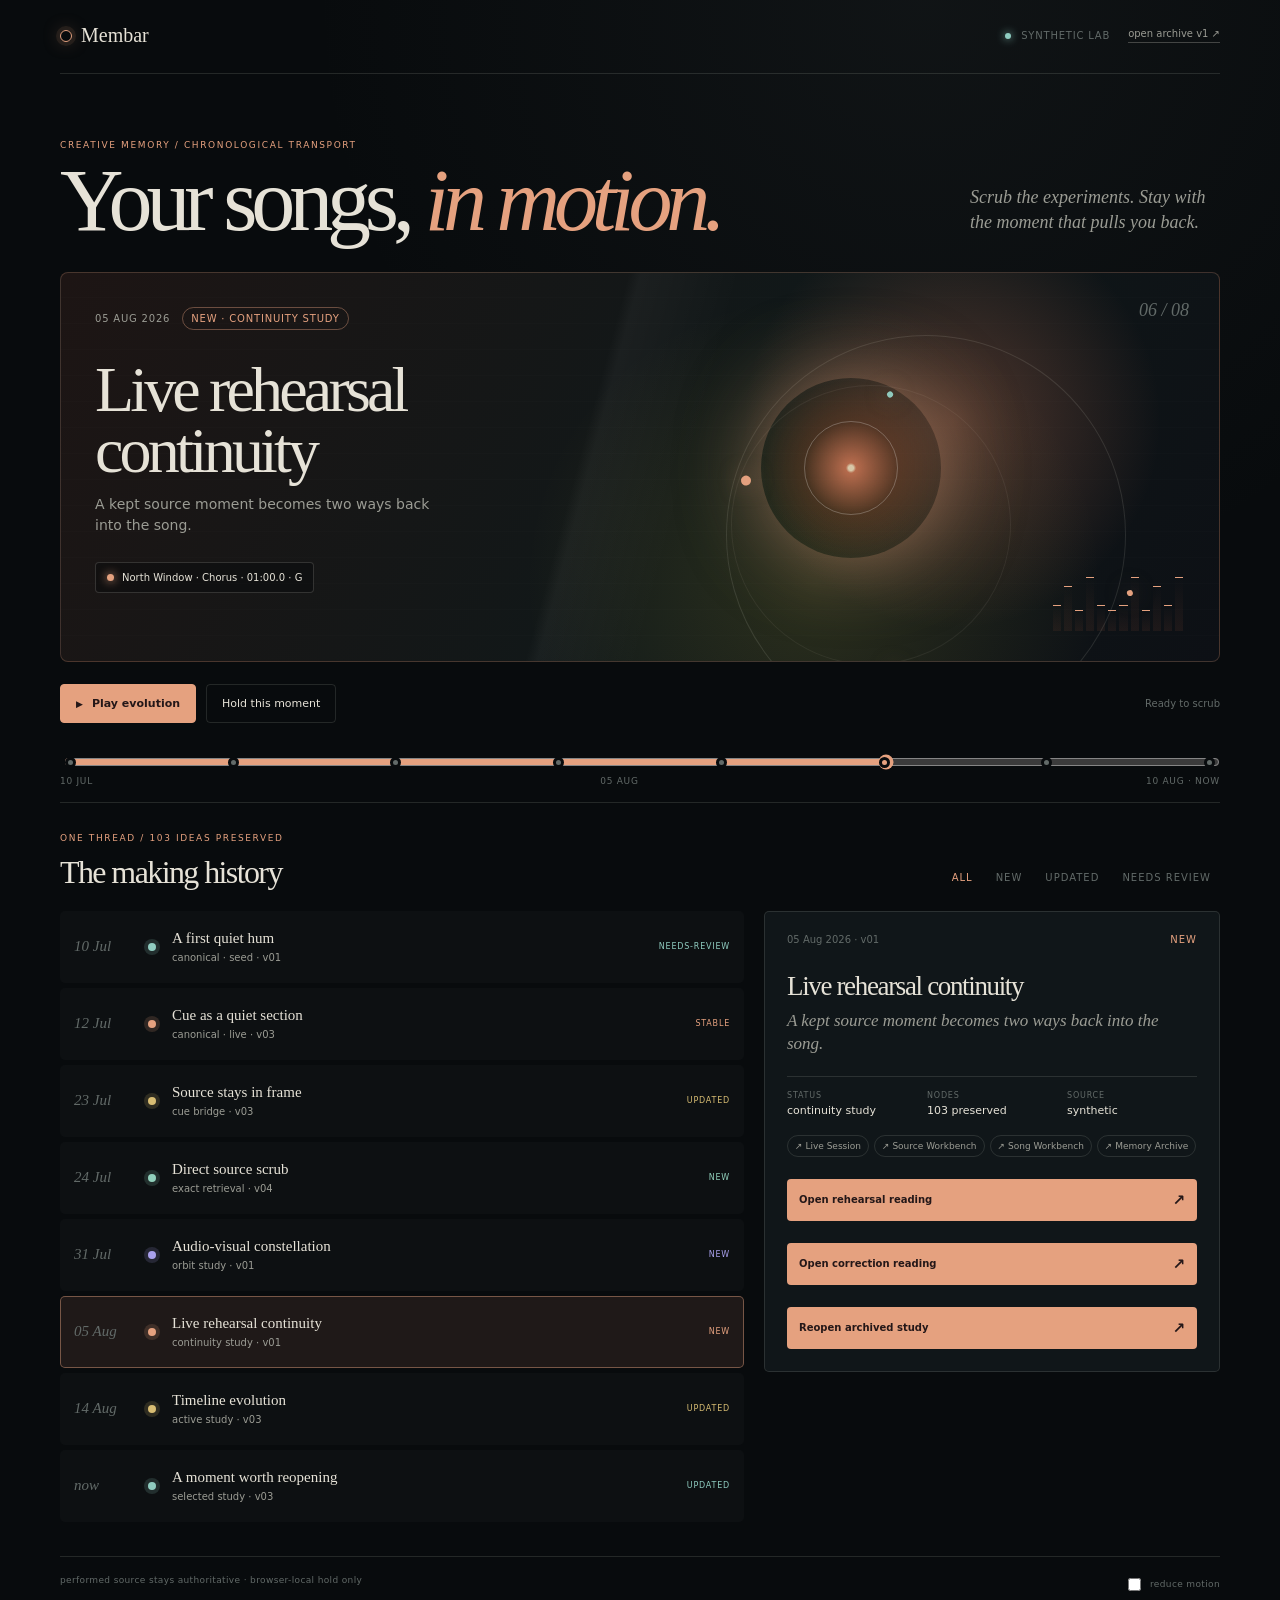
<file: index.html>
<!doctype html>
<html lang="en">
  <head>
    <meta charset="UTF-8" />
    <meta name="viewport" content="width=device-width, initial-scale=1" />
    <meta name="theme-color" content="#080b0d" />
    <title>Membar — Chronological timeline lab</title>
    <link rel="stylesheet" href="timeline-v17.css" /><link rel="stylesheet" href="timeline-mobile-v17.css" />
  </head>
  <body>
    <main class="timeline-app">
      <header class="topbar">
        <a class="wordmark" href="#top" aria-label="Membar timeline home"><span class="mark" aria-hidden="true"></span>Membar</a>
        <div class="topbar-meta"><span class="synthetic"><i></i> synthetic lab</span><a class="archive-link" href="archive/2026-07-31-universe-v1/index.html">open archive v1 ↗</a></div>
      </header>

      <section class="intro" id="top" aria-labelledby="title">
        <div><p class="eyebrow">creative memory / chronological transport</p><h1 id="title">Your songs, <em>in motion.</em></h1></div>
        <p class="intro-note">Scrub the experiments. Stay with the moment that pulls you back.</p>
      </section>

      <section class="world" id="world" data-world="ember" aria-labelledby="worldTitle">
        <div class="world-noise" aria-hidden="true"></div><div class="world-orbit orbit-a" aria-hidden="true"></div><div class="world-orbit orbit-b" aria-hidden="true"></div><div class="world-core" aria-hidden="true"><span></span></div>
        <div class="world-copy"><div class="world-meta"><span id="worldDate">05 Aug 2026</span><span class="world-status" id="worldStatus">NEW · continuity study</span></div><h2 id="worldTitle">Live rehearsal continuity</h2><p id="worldLine">A kept source moment becomes two ways back into the song.</p><div class="source-chip"><span class="source-dot"></span><span id="worldSource">North Window · Chorus · 01:00.0 · G</span></div></div>
        <div class="world-meter" aria-hidden="true"><span></span><span></span><span></span><span></span><span></span><span></span><span></span><span></span><span></span><span></span><span></span><span></span></div>
        <span class="world-index" id="worldIndex">05 / 08</span>
      </section>

      <section class="transport" aria-label="Timeline transport">
        <div class="transport-controls"><button class="play-button" id="playButton" type="button" aria-pressed="false"><span class="play-icon" aria-hidden="true">▶</span><span id="playLabel">Play evolution</span></button><button class="hold-button" id="holdButton" type="button">Hold this moment</button><span class="transport-state" id="transportState" role="status" aria-live="polite">Ready to scrub</span></div>
        <div class="scrub-wrap"><label for="scrubber" class="sr-only">Chronological experiment timeline</label><input id="scrubber" type="range" min="0" max="7" value="4" step="1" /><div class="scrub-ticks" id="scrubTicks" aria-hidden="true"></div></div>
        <div class="scrub-dates"><span>10 Jul</span><span>05 Aug</span><span>10 Aug · now</span></div>
      </section>

      <section class="timeline-body" aria-labelledby="threadTitle">
        <div class="section-heading"><div><p class="eyebrow">one thread / 103 ideas preserved</p><h2 id="threadTitle">The making history</h2></div><div class="filter-buttons" role="group" aria-label="Filter timeline moments"><button class="filter is-active" data-filter="all" type="button">all</button><button class="filter" data-filter="new" type="button">new</button><button class="filter" data-filter="updated" type="button">updated</button><button class="filter" data-filter="needs-review" type="button">needs review</button></div></div>
        <div class="timeline-grid"><div class="moment-list" id="momentList" aria-label="Chronological moment list"></div><aside class="moment-detail" id="momentDetail" aria-live="polite"></aside></div>
      </section>

      <footer class="footer"><span>performed source stays authoritative · browser-local hold only</span><label class="motion-toggle"><input id="motionToggle" type="checkbox" /> reduce motion</label></footer>
    </main>
    <script src="timeline-state-v17.js"></script><script src="timeline-handoff-v17.js"></script><script src="correction-reading-state-v17.js"></script><script src="timeline-v17.js"></script>
  </body>
</html>
</file>
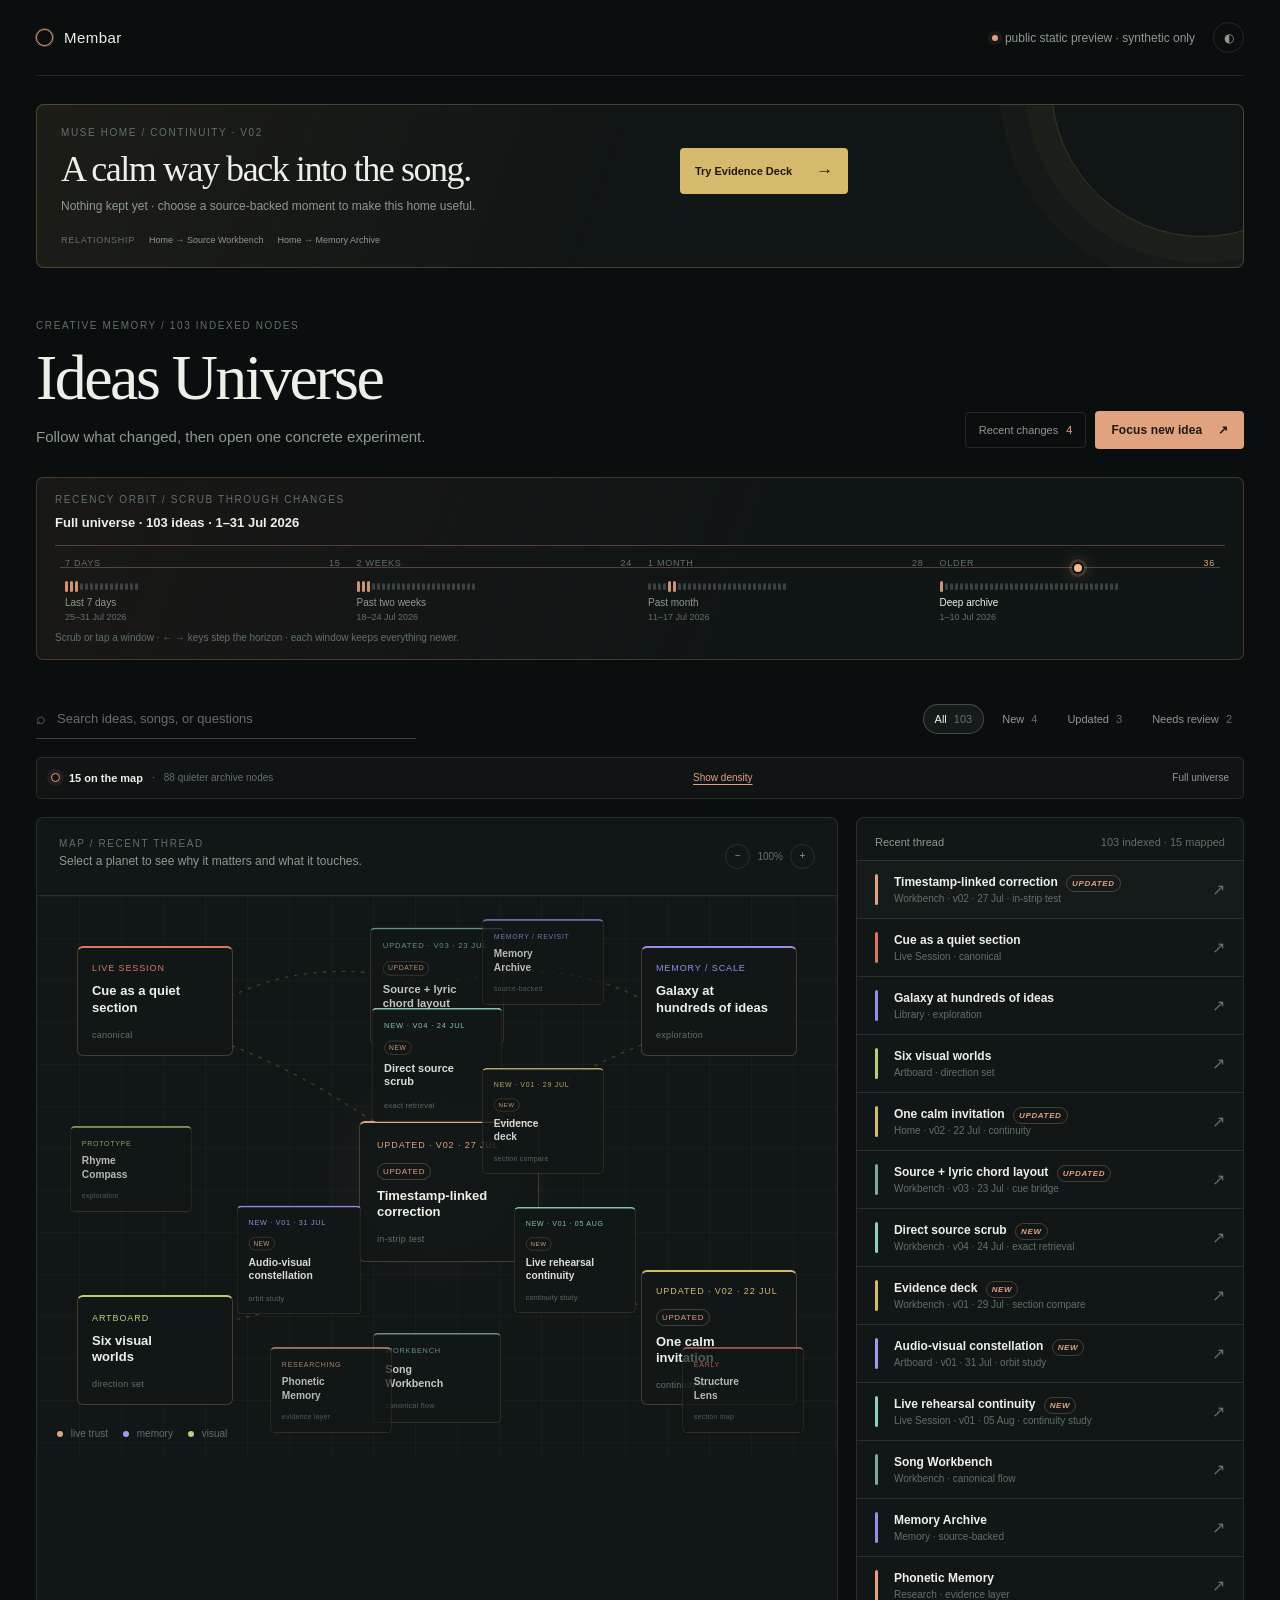
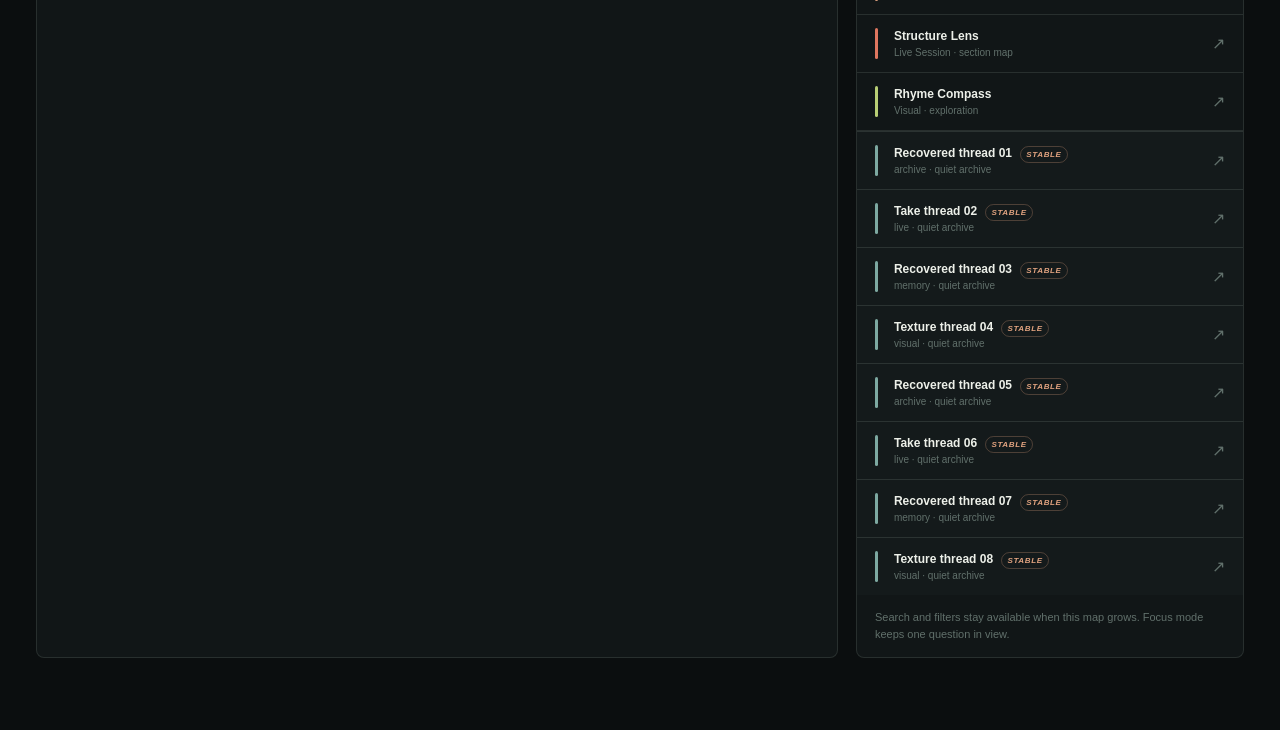
<file: archive/2026-07-31-universe-v1/index.html>
<!doctype html>
<html lang="en">
  <head>
    <meta charset="UTF-8" />
    <meta name="viewport" content="width=device-width, initial-scale=1" />
    <meta name="theme-color" content="#0b0e0f" />
    <title>Membar Ideas Universe — Recency orbit rail shell</title>
    <link rel="stylesheet" href="styles.css" />
    <style>
      .home-strip{display:grid;grid-template-columns:minmax(0,1fr) minmax(360px,.9fr);gap:20px;align-items:center;margin-top:28px;padding:22px 24px;border:1px solid rgba(213,186,110,.28);border-radius:8px;background:linear-gradient(110deg,rgba(213,186,110,.09),rgba(17,22,22,.96) 48%);position:relative;overflow:hidden}.home-strip:after{content:"";position:absolute;width:300px;height:300px;right:-110px;top:-170px;border-radius:50%;border:1px solid rgba(213,186,110,.2);box-shadow:0 0 0 26px rgba(213,186,110,.03),0 0 0 52px rgba(213,186,110,.025);pointer-events:none}.home-strip-copy,.home-strip-action,.home-edges{position:relative;z-index:1}.home-strip h2{font-family:var(--serif);font-size:clamp(24px,3vw,36px);font-weight:400;letter-spacing:-.04em;margin:0 0 7px}.home-strip-note{color:var(--muted);font-size:12px;line-height:1.5;margin:0;max-width:470px}.home-start,.home-resume-button{display:inline-flex;align-items:center;justify-content:space-between;gap:24px;color:#211816;background:#d5ba6e;border-radius:4px;padding:13px 15px;text-decoration:none;font-size:11px;font-weight:650}.home-start span,.home-resume-button span{font-size:17px;font-weight:400}.home-resume{display:grid;grid-template-columns:1fr auto;gap:10px 16px;align-items:center}.home-resume>div{display:grid;gap:4px}.home-resume-label{color:#d5ba6e;font-size:10px;letter-spacing:.12em;text-transform:uppercase}.home-resume strong{font-size:13px;font-weight:600}.home-resume em{font-family:var(--serif);font-size:16px;color:var(--text);font-style:normal}.home-resume small{color:var(--quiet);font-size:9px}.return-chip{grid-column:2;color:#d5ba6e;border:1px solid rgba(213,186,110,.32);border-radius:999px;padding:6px 9px;text-decoration:none;font-size:9px;justify-self:end}.home-edges{grid-column:1/-1;display:flex;gap:14px;align-items:center;color:var(--quiet);font-size:9px;text-transform:uppercase;letter-spacing:.08em}.home-edges strong{color:var(--muted);font-weight:500;text-transform:none;letter-spacing:0}.node-badge,.list-badge{color:var(--coral);border:1px solid rgba(224,162,127,.28);border-radius:999px;padding:3px 5px;font-size:8px;letter-spacing:.08em}.node-badge{display:inline-block;margin-bottom:8px}.list-badge{margin-left:5px}.home-resume-button{white-space:nowrap}
      @media(max-width:720px){.home-strip{display:block;padding:18px 16px}.home-strip-action{margin-top:18px}.home-resume{grid-template-columns:1fr}.home-resume-button{justify-self:start}.return-chip{grid-column:auto;justify-self:start}.home-edges{margin-top:18px;display:grid;gap:6px}.home-edges span{margin-bottom:2px}.home-start{max-width:100%}}
      .node-scrub{left:calc(50% - 78px);top:18%;transform:scale(.84);opacity:.92}.node-scrub:hover{transform:translateY(-3px) scale(.84)}.node-layout{right:27%;top:28%;transform:scale(.78);opacity:.86}.node-layout:hover{transform:translateY(-3px) scale(.78)}.node-constellation{left:23%;bottom:23%;transform:scale(.8);opacity:.9}.node-constellation:hover{transform:translateY(-3px) scale(.8)}.node-continuity{right:23%;bottom:23%;transform:scale(.78);opacity:.92}.node-continuity:hover{transform:translateY(-3px) scale(.78)}
      .route-banner{display:inline-flex;margin-top:17px;border:1px solid rgba(224,162,127,.35);border-radius:999px;padding:8px 11px;color:var(--coral);text-decoration:none;font-size:10px}.route-banner:hover{border-color:var(--coral);background:rgba(224,162,127,.08)}
    </style>
  </head>
  <body>
    <main class="app-shell">
      <header class="topbar">
        <a class="wordmark" href="#universe" aria-label="Back to Membar Ideas Universe"><span class="wordmark-mark" aria-hidden="true"></span><span>Membar</span></a>
        <div class="topbar-meta"><span class="quiet-status"><span class="status-dot"></span> public static preview · synthetic only</span><button class="icon-button" id="themeButton" type="button" aria-label="Toggle contrast">◐</button></div>
      </header>

      <section class="home-strip" id="home" aria-labelledby="home-title">
        <div class="home-strip-copy"><p class="eyebrow">muse home / continuity · v02</p><h2 id="home-title">A calm way back into the song.</h2><p class="home-strip-note" id="homeStatus">Nothing kept yet · choose a source-backed moment to make this home useful.</p></div>
        <div class="home-strip-action" id="homeAction"><a class="home-start" href="source-layout.html">Try Evidence Deck <span>→</span></a></div>
        <div class="home-edges"><span>relationship</span><strong>Home → Source Workbench</strong><strong>Home → Memory Archive</strong></div>
      </section>

      <section class="universe-view" id="universe" aria-labelledby="universe-title">
        <div class="universe-heading">
          <div><p class="eyebrow">creative memory / <span id="universeCount">103</span> indexed nodes</p><h1 id="universe-title">Ideas Universe</h1><p class="lede">Follow what changed, then open one concrete experiment.</p></div>
          <div class="heading-actions"><button class="quiet-action" id="recentButton" type="button">Recent changes <span id="changeCount">4</span></button><button class="focus-button" id="focusNewButton" type="button">Focus new idea <span>↗</span></button></div>
        </div>
        <section class="recency-rail" aria-label="Recency orbit rail">
          <div class="rail-head"><div><p class="eyebrow">recency orbit / scrub through changes</p><strong class="rail-state" id="railState" aria-live="polite">Full universe · 103 ideas · 1–31 Jul 2026</strong></div><span class="rail-pin-chip" id="railPinChip" hidden>● pinned</span></div>
          <div class="rail-track" id="railTrack" role="group" aria-label="Recency windows, newest first — set how far back the map and list look" tabindex="0"><div class="rail-handle" id="railHandle" aria-hidden="true"></div></div>
          <p class="rail-hint">Scrub or tap a window · ← → keys step the horizon · each window keeps everything newer.</p>
        </section>
        <div class="universe-toolbar">
          <label class="search-field"><span aria-hidden="true">⌕</span><input id="searchInput" type="search" placeholder="Search ideas, songs, or questions" /></label>
          <div class="filter-row" role="group" aria-label="Filter ideas"><button class="filter is-active" type="button" data-filter="all">All <span>103</span></button><button class="filter" type="button" data-filter="new">New <span>4</span></button><button class="filter" type="button" data-filter="updated">Updated <span>3</span></button><button class="filter" type="button" data-filter="needs-review">Needs review <span>2</span></button></div>
        </div>
        <div class="scale-strip" aria-live="polite"><span class="scale-orbit" aria-hidden="true"></span><strong id="scaleLabel">14 on the map</strong><span>·</span><span id="archiveCount">88 quieter archive nodes</span><button id="densityButton" type="button" aria-pressed="false">Show density</button><span class="scale-state" id="scaleState">Recent thread</span></div>
        <div class="universe-layout">
          <section class="map-card" aria-label="Spatial ideas map">
            <div class="map-header"><div><p class="eyebrow">map / recent thread</p><p class="map-caption">Select a planet to see why it matters and what it touches.</p></div><div class="map-controls"><button class="map-control" id="zoomOut" type="button" aria-label="Zoom out">−</button><span id="zoomLabel">100%</span><button class="map-control" id="zoomIn" type="button" aria-label="Zoom in">+</button></div></div>
            <div class="map-canvas" id="mapCanvas">
              <svg class="map-lines" viewBox="0 0 920 560" preserveAspectRatio="none" aria-hidden="true"><path d="M460 274 C375 213 276 160 164 132" /><path d="M460 274 C550 206 650 160 748 132" /><path d="M460 274 C375 350 276 398 164 430" /><path d="M460 274 C560 346 650 398 748 430" /><path d="M164 132 C260 68 360 65 460 90" /><path d="M748 132 C650 68 560 65 460 90" /><path d="M164 430 C200 428 236 424 272 414" /></svg>
              <button class="map-node node-center" type="button" data-node="correction" data-category="live memory" style="--accent:#e0a27f"><span class="node-kicker">updated · v02 · 27 jul</span><span class="node-badge">UPDATED</span><strong>Timestamp-linked<br />correction</strong><span class="node-state">in-strip test</span></button>
              <button class="map-node node-live" type="button" data-node="live" data-category="live" style="--accent:#de765f"><span class="node-kicker">live session</span><strong>Cue as a quiet<br />section</strong><span class="node-state">canonical</span></button>
              <button class="map-node node-galaxy" type="button" data-node="galaxy" data-category="memory" style="--accent:#9a8de8"><span class="node-kicker">memory / scale</span><strong>Galaxy at<br />hundreds of ideas</strong><span class="node-state">exploration</span></button>
              <button class="map-node node-artboard" type="button" data-node="artboard" data-category="visual" style="--accent:#b8ce75"><span class="node-kicker">artboard</span><strong>Six visual<br />worlds</strong><span class="node-state">direction set</span></button>
              <button class="map-node node-home" type="button" data-node="home" data-category="memory" style="--accent:#d5ba6e"><span class="node-kicker">updated · v02 · 22 jul</span><span class="node-badge">UPDATED</span><strong>One calm<br />invitation</strong><span class="node-state" id="homeNodeState">continuity test</span></button>
              <button class="map-node node-source" type="button" data-node="source" data-category="live" style="--accent:#7da9a1"><span class="node-kicker">updated · v03 · 23 jul</span><span class="node-badge">UPDATED</span><strong>Source + lyric<br />chord layout</strong><span class="node-state">cue bridge</span></button>
              <button class="map-node node-scrub" type="button" data-node="source-strip" data-category="live" style="--accent:#91d0bc"><span class="node-kicker">new · v04 · 24 jul</span><span class="node-badge">NEW</span><strong>Direct source<br />scrub</strong><span class="node-state">exact retrieval</span></button>
              <button class="map-node node-layout" type="button" data-node="source-layout" data-category="live" style="--accent:#d5ba6e"><span class="node-kicker">new · v01 · 29 jul</span><span class="node-badge">NEW</span><strong>Evidence<br />deck</strong><span class="node-state">section compare</span></button>
              <button class="map-node node-constellation" type="button" data-node="constellation" data-category="visual" style="--accent:#a49aed"><span class="node-kicker">new · v01 · 31 jul</span><span class="node-badge">NEW</span><strong>Audio-visual<br />constellation</strong><span class="node-state">orbit study</span></button>
              <button class="map-node node-continuity" type="button" data-node="live-continuity" data-category="live" style="--accent:#91d0bc"><span class="node-kicker">new · v01 · 05 aug</span><span class="node-badge">NEW</span><strong>Live rehearsal<br />continuity</strong><span class="node-state">continuity study</span></button>
              <button class="map-node node-workbench" type="button" data-node="workbench" data-category="live" style="--accent:#7da9a1"><span class="node-kicker">workbench</span><strong>Song<br />Workbench</strong><span class="node-state">canonical flow</span></button>
              <button class="map-node node-archive" type="button" data-node="archive" data-category="memory" style="--accent:#9a8de8"><span class="node-kicker">memory / revisit</span><strong>Memory<br />Archive</strong><span class="node-state">source-backed</span></button>
              <button class="map-node node-phonetics" type="button" data-node="phonetics" data-category="live" style="--accent:#e0a27f"><span class="node-kicker">researching</span><strong>Phonetic<br />Memory</strong><span class="node-state">evidence layer</span></button>
              <button class="map-node node-structure" type="button" data-node="structure" data-category="live" style="--accent:#de765f"><span class="node-kicker">early</span><strong>Structure<br />Lens</strong><span class="node-state">section map</span></button>
              <button class="map-node node-rhymes" type="button" data-node="rhymes" data-category="visual" style="--accent:#b8ce75"><span class="node-kicker">prototype</span><strong>Rhyme<br />Compass</strong><span class="node-state">exploration</span></button>
              <div class="map-legend"><span><i class="legend-dot coral"></i> live trust</span><span><i class="legend-dot violet"></i> memory</span><span><i class="legend-dot lime"></i> visual</span></div>
            </div>
          </section>
          <aside class="ideas-list" aria-label="Idea list fallback">
            <div class="list-heading"><span>Recent thread</span><span class="list-count" id="visibleCount">12 visible</span></div>
            <button class="list-item is-selected" type="button" data-node="correction" data-category="live memory"><span class="list-swatch" style="--accent:#e0a27f"></span><span><strong>Timestamp-linked correction <em class="list-badge">UPDATED</em></strong><small>Workbench · v02 · 27 Jul · in-strip test</small></span><span class="list-arrow">↗</span></button>
            <button class="list-item" type="button" data-node="live" data-category="live"><span class="list-swatch" style="--accent:#de765f"></span><span><strong>Cue as a quiet section</strong><small>Live Session · canonical</small></span><span class="list-arrow">↗</span></button>
            <button class="list-item" type="button" data-node="galaxy" data-category="memory"><span class="list-swatch" style="--accent:#9a8de8"></span><span><strong>Galaxy at hundreds of ideas</strong><small>Library · exploration</small></span><span class="list-arrow">↗</span></button>
            <button class="list-item" type="button" data-node="artboard" data-category="visual"><span class="list-swatch" style="--accent:#b8ce75"></span><span><strong>Six visual worlds</strong><small>Artboard · direction set</small></span><span class="list-arrow">↗</span></button>
            <button class="list-item" type="button" data-node="home" data-category="memory"><span class="list-swatch" style="--accent:#d5ba6e"></span><span><strong>One calm invitation <em class="list-badge">UPDATED</em></strong><small>Home · v02 · 22 Jul · continuity</small></span><span class="list-arrow">↗</span></button>
              <button class="list-item" type="button" data-node="source" data-category="live"><span class="list-swatch" style="--accent:#7da9a1"></span><span><strong>Source + lyric chord layout <em class="list-badge">UPDATED</em></strong><small>Workbench · v03 · 23 Jul · cue bridge</small></span><span class="list-arrow">↗</span></button>
              <button class="list-item" type="button" data-node="source-strip" data-category="live"><span class="list-swatch" style="--accent:#91d0bc"></span><span><strong>Direct source scrub <em class="list-badge">NEW</em></strong><small>Workbench · v04 · 24 Jul · exact retrieval</small></span><span class="list-arrow">↗</span></button>
            <button class="list-item" type="button" data-node="source-layout" data-category="live"><span class="list-swatch" style="--accent:#d5ba6e"></span><span><strong>Evidence deck <em class="list-badge">NEW</em></strong><small>Workbench · v01 · 29 Jul · section compare</small></span><span class="list-arrow">↗</span></button>
            <button class="list-item" type="button" data-node="constellation" data-category="visual"><span class="list-swatch" style="--accent:#a49aed"></span><span><strong>Audio-visual constellation <em class="list-badge">NEW</em></strong><small>Artboard · v01 · 31 Jul · orbit study</small></span><span class="list-arrow">↗</span></button>
            <button class="list-item" type="button" data-node="live-continuity" data-category="live"><span class="list-swatch" style="--accent:#91d0bc"></span><span><strong>Live rehearsal continuity <em class="list-badge">NEW</em></strong><small>Live Session · v01 · 05 Aug · continuity study</small></span><span class="list-arrow">↗</span></button>
            <button class="list-item" type="button" data-node="workbench" data-category="live"><span class="list-swatch" style="--accent:#7da9a1"></span><span><strong>Song Workbench</strong><small>Workbench · canonical flow</small></span><span class="list-arrow">↗</span></button>
            <button class="list-item" type="button" data-node="archive" data-category="memory"><span class="list-swatch" style="--accent:#9a8de8"></span><span><strong>Memory Archive</strong><small>Memory · source-backed</small></span><span class="list-arrow">↗</span></button>
            <button class="list-item" type="button" data-node="phonetics" data-category="live"><span class="list-swatch" style="--accent:#e0a27f"></span><span><strong>Phonetic Memory</strong><small>Research · evidence layer</small></span><span class="list-arrow">↗</span></button>
            <button class="list-item" type="button" data-node="structure" data-category="live"><span class="list-swatch" style="--accent:#de765f"></span><span><strong>Structure Lens</strong><small>Live Session · section map</small></span><span class="list-arrow">↗</span></button>
            <button class="list-item" type="button" data-node="rhymes" data-category="visual"><span class="list-swatch" style="--accent:#b8ce75"></span><span><strong>Rhyme Compass</strong><small>Visual · exploration</small></span><span class="list-arrow">↗</span></button>
            <p class="list-note">Search and filters stay available when this map grows. Focus mode keeps one question in view.</p>
          </aside>
        </div>
        <aside class="focus-drawer" id="focusDrawer" aria-labelledby="drawerTitle" aria-live="polite" hidden>
          <div class="drawer-head"><div><p class="eyebrow">focused thread / <span id="drawerChange">UPDATED</span></p><h2 id="drawerTitle">Direct source scrub</h2></div><button class="close-lens" id="closeDrawer" type="button" aria-label="Close focused thread">×</button></div>
          <div class="drawer-grid"><div><p class="drawer-hypothesis" id="drawerHypothesis">A direct source strip can make exact retrieval feel immediate.</p><div class="drawer-meta"><span><small>status</small><strong id="drawerStatus">exact retrieval</strong></span><span><small>version</small><strong id="drawerVersion">v04</strong></span><span><small>last touched</small><strong id="drawerTouched">24 Jul 2026</strong></span></div></div><div class="edge-panel"><p class="eyebrow">relationships</p><div id="drawerEdges" class="edge-list"></div></div></div>
          <div class="drawer-actions"><button class="secondary-button" id="rememberFocus" type="button">Pin this focus</button><a class="primary-button drawer-open" id="drawerOpen" href="source-video-workbench.html">Open experiment <span>↗</span></a></div>
          <p class="drawer-status" id="drawerStatusMessage" role="status">Focused thread is ready to revisit.</p>
        </aside>
      </section>

      <section class="focus-view" id="correction" aria-labelledby="focus-title">
        <div class="focus-heading">
          <div><button class="back-button" id="backButton" type="button">← Ideas Universe</button><p class="eyebrow">focused prototype / workbench trust</p><h2 id="focus-title">Timestamp-linked correction</h2><p class="focus-description"><span class="hypothesis-mark">Hypothesis</span> A display-only correction inside the source strip can preserve the performed word while making a useful reading revisitable.</p><a class="route-banner" href="source-video-workbench.html#word=light">v02 route · check the same word inside the direct source strip ↗</a></div>
          <div class="focus-meta"><span class="status-pill"><i></i> in-strip test</span><span>variant 02 · 27 Jul 2026</span></div>
        </div>
        <div class="prototype-shell">
          <div class="recording-bar"><div><span class="recording-dot"></span><strong>Sea Glass</strong><span class="muted">Mara Vale · rehearsal take 03</span></div><div class="recording-actions"><span class="source-badge">source linked</span><span class="muted">03:18</span></div></div>
          <div class="prototype-grid">
            <section class="lyric-panel" aria-labelledby="lyrics-heading">
              <div class="panel-heading"><div><p class="eyebrow">performed take / lyric evidence</p><h3 id="lyrics-heading">Verse 2 <span>· 00:39 — 00:58</span></h3></div><span class="confidence-badge">4 / 5 words clear</span></div>
              <div class="section-marker"><span class="chord-label">Am</span><span class="bar-lines"><i></i><i></i><i></i><i></i></span><span class="section-time">00:39.2</span></div>
              <button class="lyric-line" type="button" data-line="0" data-time="00:39.2" data-performed-word="tide"><span class="line-time">00:39</span><span>I left the window open for the</span><strong> tide</strong></button>
              <div class="section-marker"><span class="chord-label">F</span><span class="bar-lines"><i></i><i></i><i></i><i></i></span><span class="section-time">00:43.8</span></div>
              <button class="lyric-line is-active" type="button" data-line="1" data-time="00:43.8" data-performed-word="tide"><span class="line-time">00:43</span><span>and heard the city breathing in the</span><strong class="uncertain"> tide</strong></button>
              <div class="section-marker"><span class="chord-label">C</span><span class="bar-lines"><i></i><i></i><i></i><i></i></span><span class="section-time">00:48.1</span></div>
              <button class="lyric-line" type="button" data-line="2" data-time="00:48.1" data-performed-word="flame"><span class="line-time">00:48</span><span>the blue hour turned the glass to</span><strong> flame</strong></button>
              <div class="section-marker"><span class="chord-label">G</span><span class="bar-lines"><i></i><i></i><i></i><i></i></span><span class="section-time">00:53.6</span></div>
              <button class="lyric-line" type="button" data-line="3" data-time="00:53.6" data-performed-word="name"><span class="line-time">00:53</span><span>and every distant streetlight knew my</span><strong> name</strong></button>
              <div class="hint-row"><span class="hint-icon">⌁</span> Click a line or timeline moment to inspect its source.</div>
            </section>
            <aside class="correction-panel" aria-live="polite">
              <div class="panel-heading"><div><p class="eyebrow">source lens / reversible</p><h3>Check the performed word</h3></div><button class="close-lens" id="closeLens" type="button" aria-label="Close correction lens">×</button></div>
              <div class="source-card">
                <div class="source-card-top"><span class="source-icon">◒</span><span><strong>Sea Glass · take 03</strong><small>source moment <span id="sourceTime">00:43.8</span></small></span><span class="source-confidence">0.62</span></div>
                <div class="waveform" id="waveform" role="slider" aria-label="Source timeline" tabindex="0"><span class="playhead" id="playhead"></span><i style="--h:32%"></i><i style="--h:52%"></i><i style="--h:42%"></i><i style="--h:78%"></i><i style="--h:58%"></i><i style="--h:88%"></i><i style="--h:46%"></i><i style="--h:70%"></i><i style="--h:38%"></i><i style="--h:64%"></i><i style="--h:84%"></i><i style="--h:48%"></i><i style="--h:72%"></i><i style="--h:40%"></i><i style="--h:57%"></i><i style="--h:35%"></i><i style="--h:76%"></i><i style="--h:44%"></i><i style="--h:66%"></i><i style="--h:50%"></i><i style="--h:32%"></i><i style="--h:60%"></i><i style="--h:76%"></i><i style="--h:44%"></i><i style="--h:54%"></i><i style="--h:38%"></i><i style="--h:68%"></i><i style="--h:48%"></i><i style="--h:36%"></i><i style="--h:58%"></i><i style="--h:72%"></i><i style="--h:46%"></i><i style="--h:62%"></i><i style="--h:34%"></i></div>
                <div class="source-controls"><button id="playSource" type="button"><span id="playIcon">▶</span> <span id="playLabel">Play 4 sec source</span></button><span>00:42.0 — 00:46.0</span></div>
              </div>
              <div class="word-review"><p class="review-label">Membar heard</p><div class="heard-word"><span id="heardWord">tide</span><span class="heard-note">sung at 00:43.8</span></div><p class="review-label">Possible readings</p><div class="candidate-list" id="candidateList"><button class="candidate is-selected" type="button" data-candidate="tide"><span><strong>tide</strong><small>performed wording</small></span><span>62%</span></button><button class="candidate" type="button" data-candidate="time"><span><strong>time</strong><small>phonetic match · context</small></span><span>24%</span></button><button class="candidate" type="button" data-candidate="side"><span><strong>side</strong><small>phonetic match</small></span><span>14%</span></button></div></div>
              <div class="decision-row"><button class="secondary-button" id="restoreButton" type="button">Keep performed wording</button><button class="primary-button" id="applyButton" type="button">Apply to display</button></div>
              <p class="preserve-note"><span>↺</span> Original take stays intact. This only changes the readable lyric layer.</p>
              <div class="saved-note" id="savedNote" role="status"><span>✓</span><span><strong>Correction saved</strong><small id="savedText">display text updated · evidence remains linked</small></span></div>
            </aside>
          </div>
          <footer class="prototype-footer"><span><i class="footer-dot coral"></i> artist-controlled display</span><span><i class="footer-dot neutral"></i> source evidence</span><span><i class="footer-dot violet"></i> alternate reading</span><button id="resetButton" type="button">Reset fixture</button></footer>
        </div>
        <div class="learning-strip"><div><p class="eyebrow">what this variant asks</p><strong>Can the correction stay inside the source moment without losing the performed wording?</strong></div><span class="learning-arrow">→</span><div><p class="eyebrow">next contrasting variant</p><strong>Move from this in-strip trust check to a new source/video layout only when it tests a different claim.</strong></div></div>
      </section>
    </main>
    <script src="universe-data.js?v=13-live-continuity"></script>
    <script src="recency-rail-state.js?v=13-live-continuity"></script>
    <script src="correction-state.js"></script>
    <script src="moment-store.js"></script>
    <script src="app.js?v=13-live-continuity"></script>
  </body>
</html>
</file>
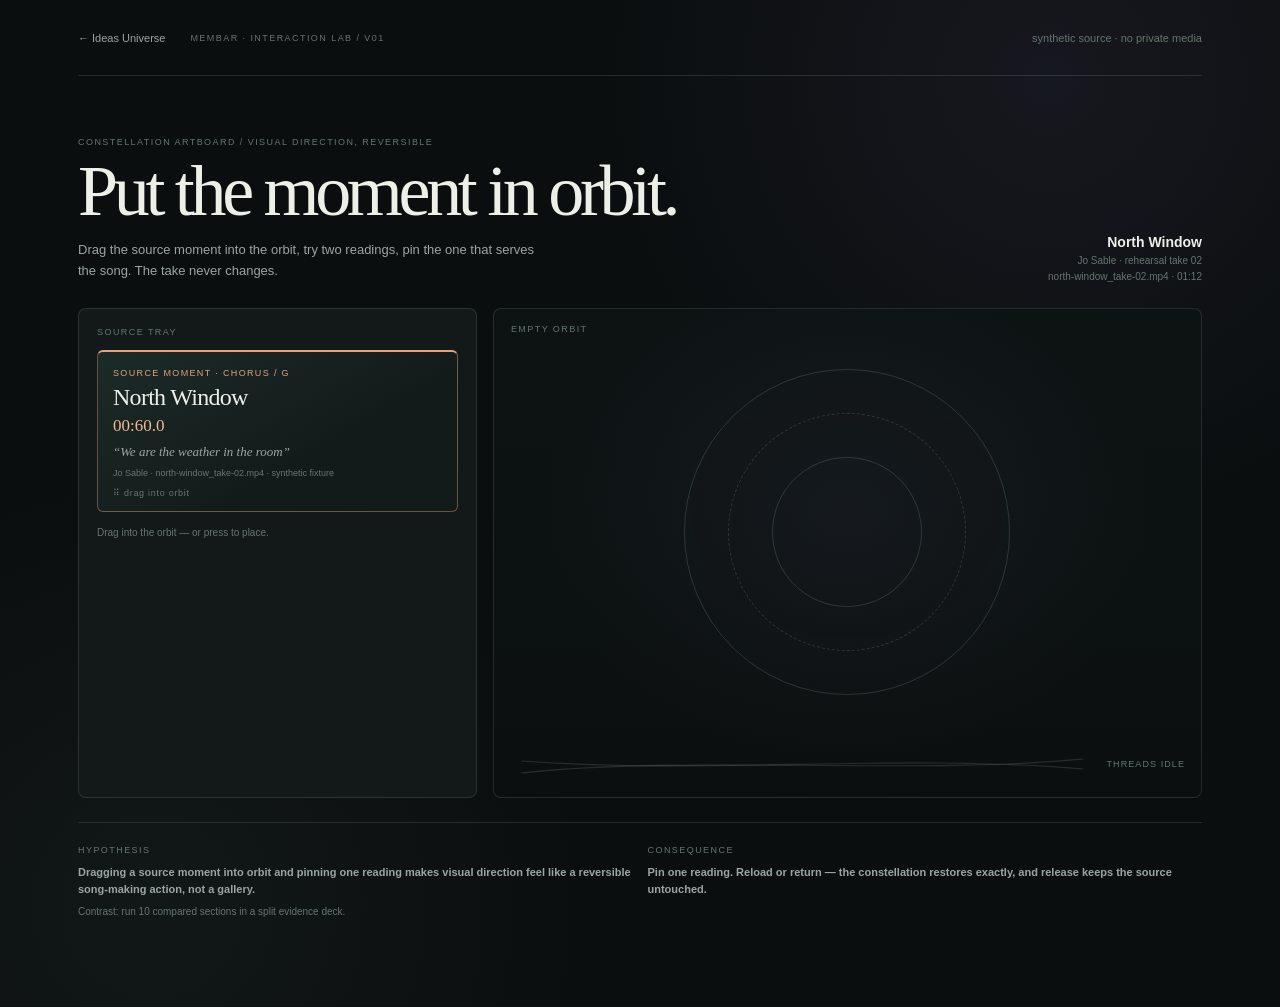
<file: artboard-constellation.html>
<!doctype html>
<html lang="en">
  <head>
    <meta charset="utf-8" />
    <meta name="viewport" content="width=device-width, initial-scale=1" />
    <meta name="theme-color" content="#0b0e0f" />
    <title>Membar — Constellation Artboard</title>
    <link rel="stylesheet" href="artboard-constellation.css?v=13" />
  </head>
  <body>
    <main class="lab-shell">
      <header class="lab-top"><a href="index.html#universe">← Ideas Universe</a><span class="lab-kicker">Membar · interaction lab / v01</span><span class="synthetic">synthetic source · no private media</span></header>
      <section class="intro"><div><p class="lab-kicker">Constellation artboard / visual direction, reversible</p><h1>Put the moment in orbit.</h1><p class="lede">Drag the source moment into the orbit, try two readings, pin the one that serves the song. The take never changes.</p></div><div class="song-meta"><strong>North Window</strong><span>Jo Sable · rehearsal take 02</span><span>north-window_take-02.mp4 · 01:12</span></div></section>
      <section class="board" aria-label="Constellation artboard">
        <div class="tray">
          <span class="lab-kicker">SOURCE TRAY</span>
          <button class="moment-tile" id="momentTile" type="button" aria-describedby="trayHint">
            <span class="tile-kicker">SOURCE MOMENT · CHORUS / G</span>
            <strong>North Window</strong>
            <span class="tile-time">00:60.0</span>
            <em class="tile-lyric">“We are the weather in the room”</em>
            <small class="tile-prov">Jo Sable · north-window_take-02.mp4 · synthetic fixture</small>
            <span class="tile-grip" aria-hidden="true">⠿ drag into orbit</span>
          </button>
          <p class="tray-hint" id="trayHint">Drag into the orbit — or press to place.</p>
          <div class="pinned-card" id="pinnedCard" hidden>
            <span class="lab-kicker">PINNED CONSTELLATION</span>
            <strong id="pinnedTitle">Chorus · 00:60.0 · G</strong>
            <span id="pinnedTreatment">Ember drift</span>
            <small>returned from browser-local pin · source unchanged</small>
            <span class="pinned-actions"><button id="releaseButton" type="button">Release pin</button></span>
          </div>
        </div>
        <div class="sky">
          <span class="sky-kicker" id="skyKicker">EMPTY ORBIT</span>
          <div class="orbit-zone" id="orbitZone">
            <div class="orbit-rings" aria-hidden="true"><i></i><i></i><i></i></div>
            <div class="drop-hint" id="dropHint"><span>release to place</span></div>
            <div class="placed-tile" id="placedTile" data-treatment="" hidden>
              <span class="tile-kicker">PLACED · CHORUS / G</span>
              <strong>North Window</strong>
              <span class="tile-time">00:60.0</span>
              <small class="tile-prov">Jo Sable · north-window_take-02.mp4</small>
              <span class="pin-mark" id="pinMark" hidden>● pinned</span>
            </div>
            <span class="spark" aria-hidden="true"></span><span class="spark" aria-hidden="true"></span><span class="spark" aria-hidden="true"></span><span class="spark" aria-hidden="true"></span><span class="spark" aria-hidden="true"></span>
          </div>
          <div class="thread-row" aria-hidden="true"><svg id="threadSvg" viewBox="0 0 100 26" preserveAspectRatio="none"><path id="threadA" d="M2 22 C 30 4, 70 24, 98 8" /><path id="threadB" d="M2 10 C 34 24, 66 2, 98 18" /></svg><span class="thread-label" id="threadLabel">threads idle</span></div>
        </div>
      </section>
      <section class="treatments" id="treatmentPanel" aria-label="Visual treatments" hidden>
        <div class="treatments-head"><div><span class="lab-kicker">TWO READINGS</span><strong>Same source moment. Neither touches the take.</strong></div><span class="treatment-status" id="treatmentStatus" aria-live="polite">Choose a reading to preview it.</span></div>
        <div class="treatment-cards">
          <button class="treatment-card" type="button" data-treatment="ember" aria-pressed="false">
            <span class="swatch swatch-ember" aria-hidden="true"><i></i><i></i><i></i><i></i><i></i><i></i></span>
            <span class="treatment-copy"><strong>Ember drift</strong><small>warm particles · slow pull</small></span>
            <span class="pick-mark">pinned</span>
          </button>
          <button class="treatment-card" type="button" data-treatment="tide" aria-pressed="false">
            <span class="swatch swatch-tide" aria-hidden="true"><i></i><i></i><i></i></span>
            <span class="treatment-copy"><strong>Tide glass</strong><small>cool rings · breathing</small></span>
            <span class="pick-mark">pinned</span>
          </button>
        </div>
        <div class="pin-row"><span class="pin-note">↺ Non-destructive · the performed take stays authoritative.</span><button class="pin-button" id="pinButton" type="button" disabled>Pin this reading</button></div>
      </section>
      <section class="lab-note"><div><span class="lab-kicker">HYPOTHESIS</span><strong>Dragging a source moment into orbit and pinning one reading makes visual direction feel like a reversible song-making action, not a gallery.</strong><em> Contrast: run 10 compared sections in a split evidence deck.</em></div><div><span class="lab-kicker">CONSEQUENCE</span><strong>Pin one reading. Reload or return — the constellation restores exactly, and release keeps the source untouched.</strong></div></section>
    </main>
    <script src="artboard-constellation-state.js?v=11"></script><script src="artboard-constellation.js?v=11"></script>
  </body>
</html>
</file>
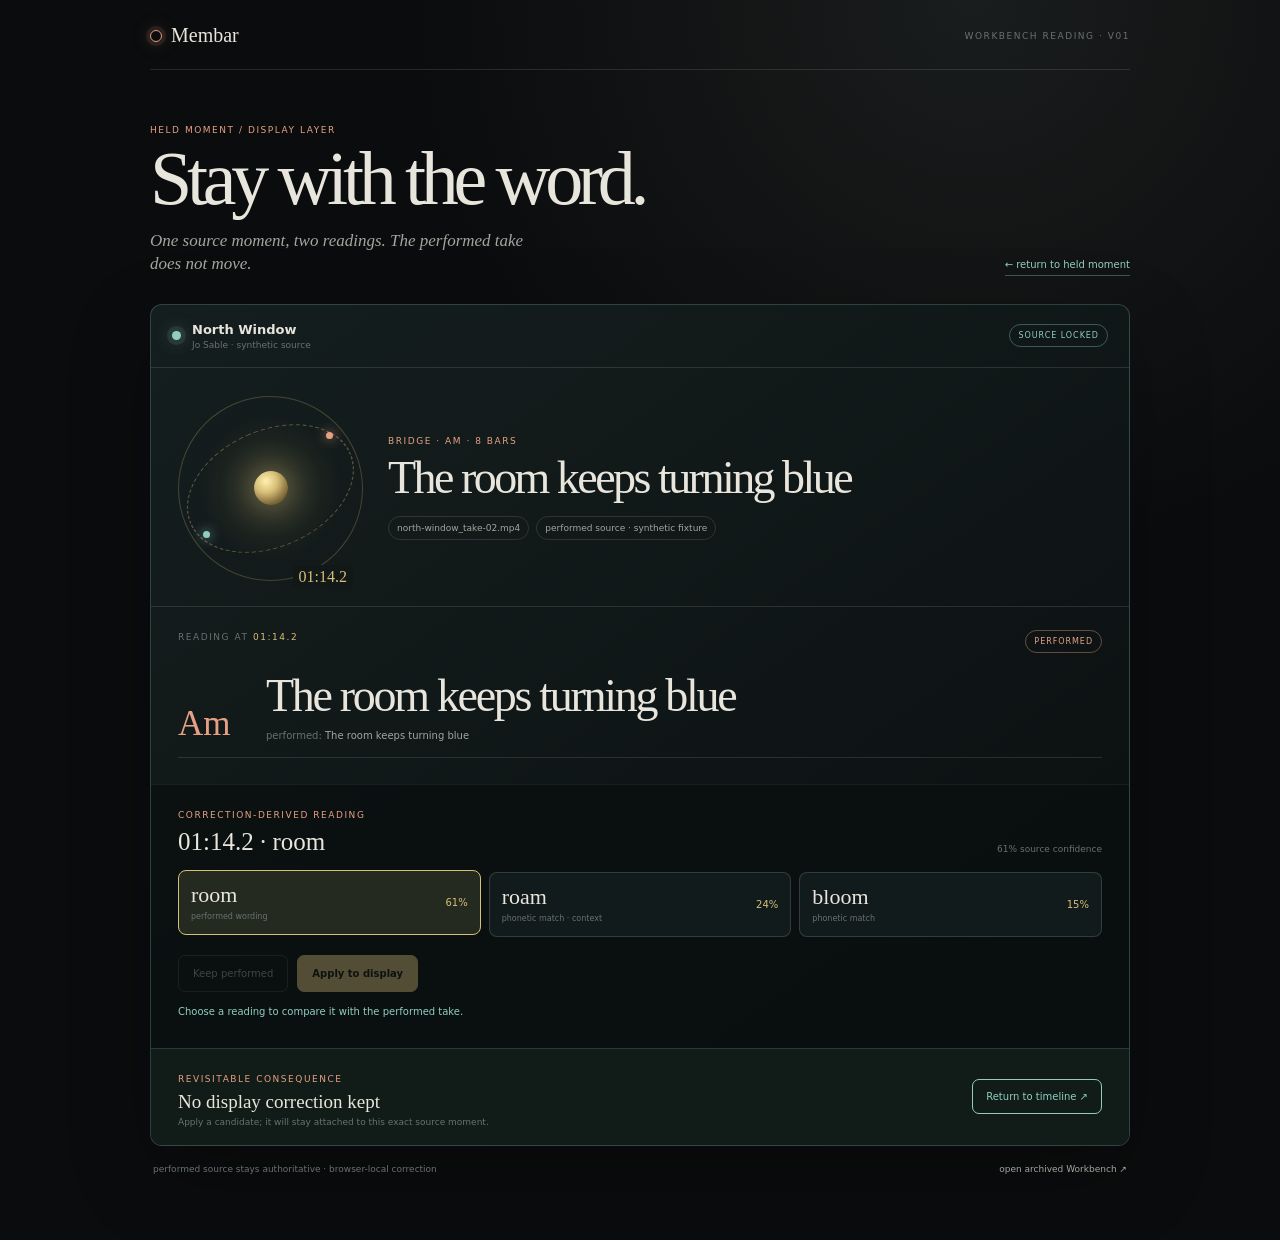
<file: correction-reading.html>
<!doctype html>
<html lang="en">
  <head><meta charset="UTF-8" /><meta name="viewport" content="width=device-width, initial-scale=1" /><meta name="theme-color" content="#0b0c0d" /><title>Membar — correction reading</title><link rel="stylesheet" href="correction-reading-v17.css" /></head>
  <body>
    <main class="reading-app">
      <header class="topbar"><a class="wordmark" href="index.html#timeline" aria-label="Return to Membar timeline"><span class="mark" aria-hidden="true"></span>Membar</a><span class="route-label">WORKBENCH READING · V01</span></header>
      <section class="source-head" aria-labelledby="title"><div><p class="eyebrow">held moment / display layer</p><h1 id="title">Stay with the word.</h1><p class="lede">One source moment, two readings. The performed take does not move.</p></div><a class="return-link" id="returnLink" href="index.html#timeline">← return to held moment</a></section>
      <section class="workbench" aria-label="Correction-derived Workbench reading">
        <div class="workbench-top"><div class="source-lock"><span class="lock-dot" aria-hidden="true"></span><div><strong id="songLabel">North Window</strong><small id="artistLabel">Jo Sable · synthetic source</small></div></div><span class="source-status" id="sourceStatus">SOURCE LOCKED</span></div>
        <div class="context-grid"><div class="context-orbit" id="contextOrbit" aria-hidden="true"><span class="orbit-line"></span><span class="orbit-core"></span><span class="orbit-node node-a"></span><span class="orbit-node node-b"></span><b id="contextTime">01:14.2</b></div><div class="context-copy"><p class="eyebrow" id="sectionLabel">BRIDGE · AM · 8 BARS</p><h2 id="contextTitle">The room keeps turning blue</h2><div class="context-pills"><span id="sourceLabel">north-window_take-02.mp4</span><span id="provenanceLabel">performed source · synthetic fixture</span></div></div></div>
        <div class="reading-lane"><div class="lane-head"><span class="eyebrow">READING AT <b id="readingTime">01:14.2</b></span><span class="display-badge" id="displayBadge">PERFORMED</span></div><div class="lyric-lockup"><span class="chord" id="chordLabel">Am</span><div><p class="lyric" id="displayLyric">The room keeps turning blue</p><p class="performed-line">performed: <strong id="performedLyric">The room keeps turning blue</strong></p></div></div></div>
        <div class="correction-panel"><div class="panel-head"><div><p class="eyebrow">CORRECTION-DERIVED READING</p><h3 id="wordTime">01:14.2 · room</h3></div><span class="confidence" id="confidence">61% source confidence</span></div><div class="candidate-grid" id="candidateGrid"></div><div class="action-row"><button class="restore-button" id="restoreButton" type="button">Keep performed</button><button class="apply-button" id="applyButton" type="button">Apply to display</button></div><p class="action-status" id="actionStatus" role="status" aria-live="polite">Choose a reading to compare it with the performed take.</p></div>
        <div class="return-strip"><div><span class="eyebrow">REVISITABLE CONSEQUENCE</span><strong id="returnTitle">No display correction kept</strong><small id="returnNote">Apply a candidate; it will stay attached to this exact source moment.</small></div><a class="return-button" id="returnButton" href="index.html#timeline">Return to timeline ↗</a></div>
      </section>
      <footer><span>performed source stays authoritative · browser-local correction</span><a href="archive/2026-07-31-universe-v1/source-video-workbench.html" id="archiveLink">open archived Workbench ↗</a></footer>
    </main>
    <script src="timeline-handoff-v17.js"></script><script src="correction-reading-state-v17.js"></script><script src="correction-reading-v17.js"></script>
  </body>
</html>
</file>
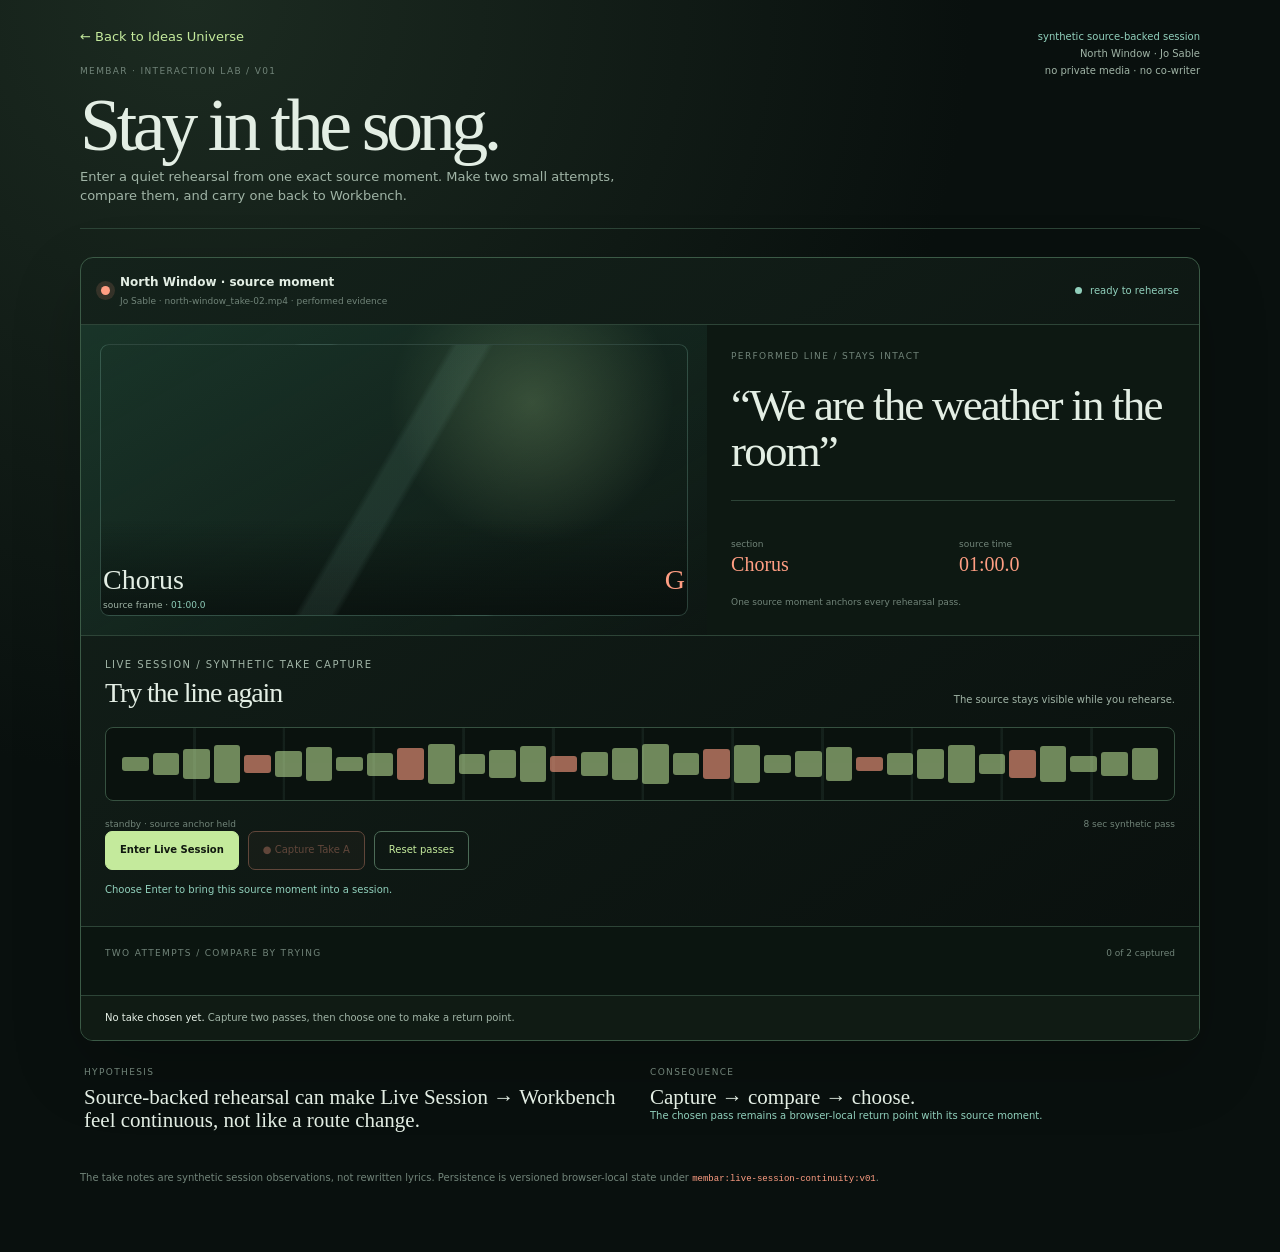
<file: live-session-continuity.html>
<!doctype html>
<html lang="en">
  <head>
    <meta charset="UTF-8" />
    <meta name="viewport" content="width=device-width, initial-scale=1" />
    <meta name="theme-color" content="#09100e" />
    <title>Membar Live Session — continuity lab</title>
    <link rel="stylesheet" href="live-session-continuity.css?v=13" />
  </head>
  <body>
    <main class="lab">
      <header class="top">
        <div class="top-copy"><a class="back" href="index.html#universe">← Back to Ideas Universe</a><p class="eyebrow" style="margin-top:18px">MEMBAR · INTERACTION LAB / V01</p><h1>Stay in the song.</h1><p>Enter a quiet rehearsal from one exact source moment. Make two small attempts, compare them, and carry one back to Workbench.</p></div>
        <div class="fixture"><strong>synthetic source-backed session</strong><br />North Window · Jo Sable<br />no private media · no co-writer</div>
      </header>
      <section class="studio" aria-label="Live Session continuity instrument">
        <header class="studio-head"><div class="source-context"><i class="source-dot" aria-hidden="true"></i><div><strong>North Window · source moment</strong><small>Jo Sable · north-window_take-02.mp4 · performed evidence</small></div></div><div class="session-state" id="sessionState"><i></i><span id="sessionStateText">ready to rehearse</span></div></header>
        <div class="source-lane">
          <div class="source-frame"><div class="frame-label"><div><strong>Chorus</strong><span>source frame · <em>01:00.0</em></span></div><span class="frame-time">G</span></div></div>
          <div class="source-read"><p class="eyebrow">performed line / stays intact</p><blockquote>“We are the weather in the room”</blockquote><div class="meta"><span><small>section</small><strong>Chorus</strong></span><span><small>source time</small><strong>01:00.0</strong></span></div><small>One source moment anchors every rehearsal pass.</small></div>
        </div>
        <section class="rehearsal"><div class="rehearsal-head"><div><p class="eyebrow">live session / synthetic take capture</p><h2 id="rehearsalTitle">Try the line again</h2></div><p id="rehearsalHint">The source stays visible while you rehearse.</p></div><div class="meter" id="meter" aria-hidden="true"><div class="meter-bars" id="meterBars"></div></div><div class="meter-caption"><span id="meterLabel">standby · source anchor held</span><span>8 sec synthetic pass</span></div><div class="actions"><button class="primary" id="enterButton" type="button">Enter Live Session</button><button class="capture" id="captureButton" type="button" disabled>● Capture Take A</button><button class="secondary" id="resetButton" type="button">Reset passes</button></div><p class="status-line" id="statusLine" role="status">Choose Enter to bring this source moment into a session.</p></section>
        <section class="takes" aria-live="polite"><div class="takes-head"><p class="eyebrow">two attempts / compare by trying</p><small id="takeCount">0 of 2 captured</small></div><div class="take-grid"><button class="take-card" id="takeA" type="button" hidden><header><strong>Take A</strong><span class="selected-mark" hidden>selected</span></header><div class="take-note">held the final word open</div><footer><span>captured in Live Session</span><span>00:08</span></footer></button><button class="take-card" id="takeB" type="button" hidden><header><strong>Take B</strong><span class="selected-mark" hidden>selected</span></header><div class="take-note">leaned into the room tone</div><footer><span>captured in Live Session</span><span>00:08</span></footer></button></div></section>
        <div class="return-bar"><p id="returnText"><strong>No take chosen yet.</strong> Capture two passes, then choose one to make a return point.</p><button id="workbenchButton" type="button" hidden>Return chosen take to Workbench ↗</button></div>
      </section>
      <section class="proof"><div><p class="eyebrow">hypothesis</p><strong>Source-backed rehearsal can make Live Session → Workbench feel continuous, not like a route change.</strong></div><div><p class="eyebrow">consequence</p><strong>Capture → compare → choose.</strong><em> The chosen pass remains a browser-local return point with its source moment.</em></div></section>
      <p class="note">The take notes are synthetic session observations, not rewritten lyrics. Persistence is versioned browser-local state under <code>membar:live-session-continuity:v01</code>.</p>
    </main>
    <script src="live-session-continuity-state.js?v=13"></script>
    <script src="live-session-continuity.js?v=13"></script>
  </body>
</html>
</file>
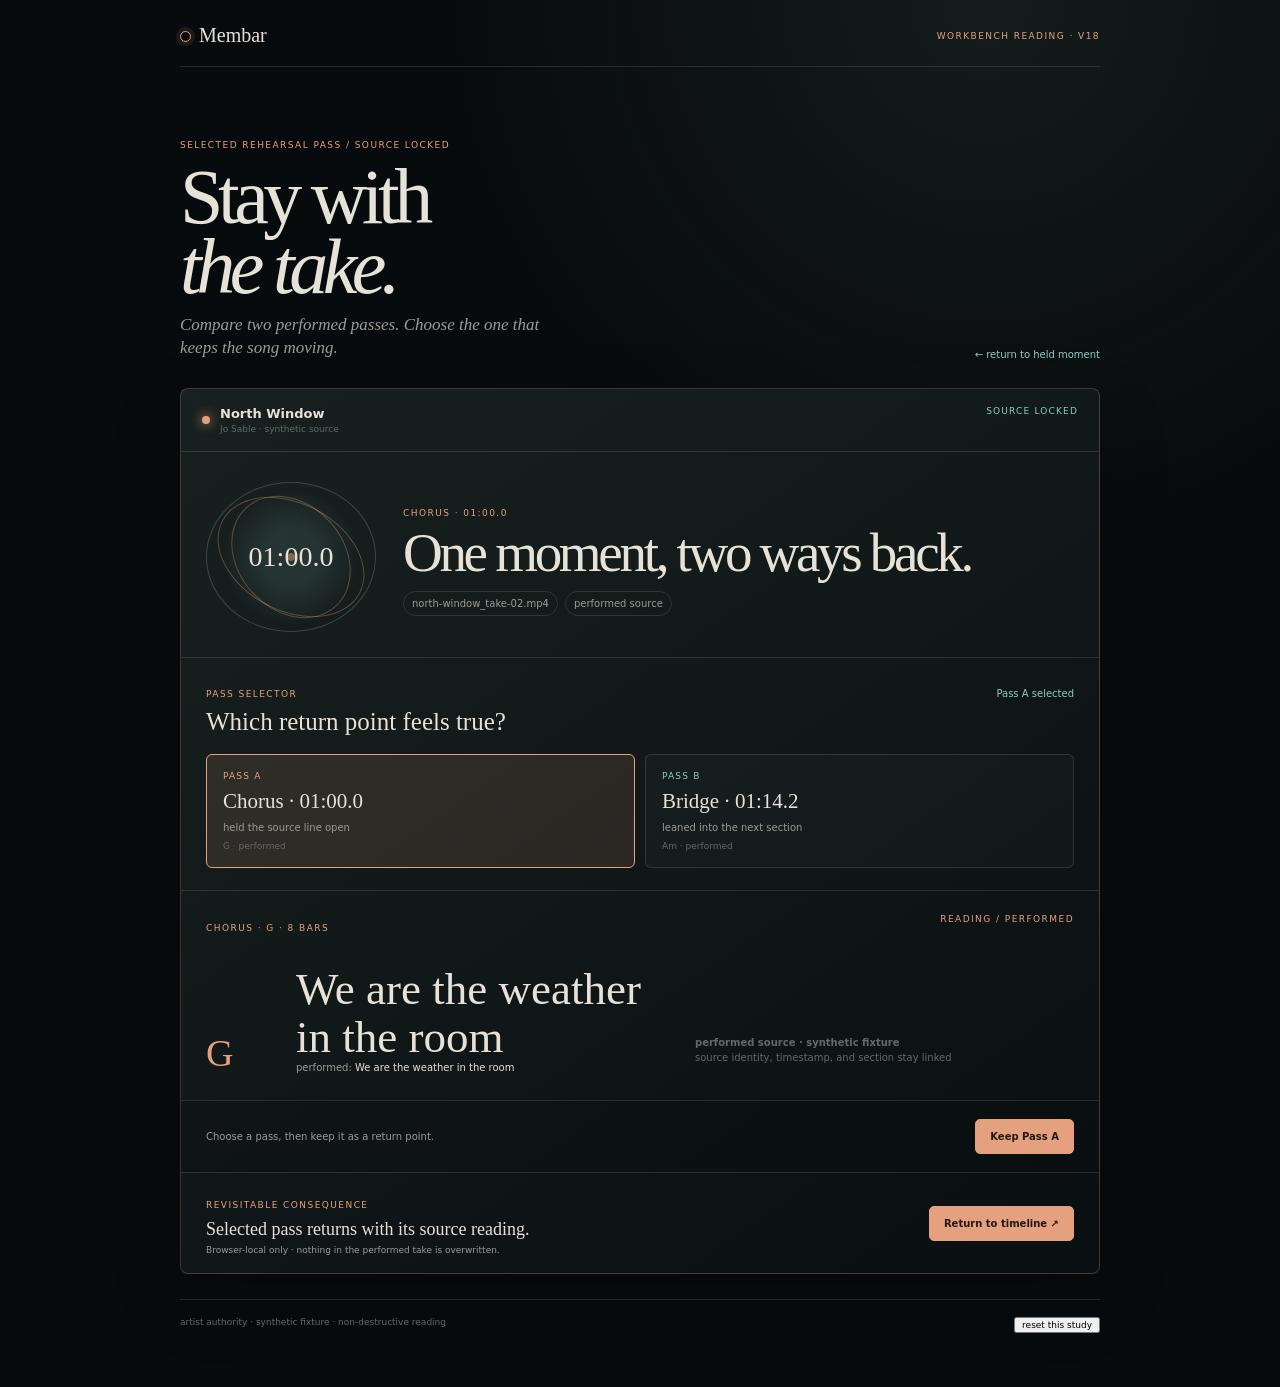
<file: rehearsal-reading-v18.html>
<!doctype html>
<html lang="en">
  <head><meta charset="UTF-8" /><meta name="viewport" content="width=device-width, initial-scale=1" /><meta name="theme-color" content="#080b0d" /><title>Membar — rehearsal reading</title><link rel="stylesheet" href="rehearsal-reading-v18.css" /></head>
  <body>
    <main class="reading-app">
      <header class="topbar"><a class="wordmark" href="index.html#timeline" aria-label="Return to Membar timeline"><span class="mark" aria-hidden="true"></span>Membar</a><span class="route-label">WORKBENCH READING · V18</span></header>
      <section class="hero"><div><p class="eyebrow">selected rehearsal pass / source locked</p><h1>Stay with<br /><em>the take.</em></h1><p class="lede">Compare two performed passes. Choose the one that keeps the song moving.</p></div><a class="return-link" id="returnLink" href="index.html#timeline">← return to held moment</a></section>
      <section class="workbench" aria-label="Selected rehearsal pass Workbench reading">
        <header class="wb-head"><div class="source-lock"><span class="lock-dot" aria-hidden="true"></span><div><strong id="songLabel">North Window</strong><small id="artistLabel">Jo Sable · synthetic source</small></div></div><span class="source-status">SOURCE LOCKED</span></header>
        <section class="context"><div class="orbit" aria-hidden="true"><b id="timeLabel">01:00.0</b></div><div class="context-copy"><p class="eyebrow" id="sourceMoment">CHORUS · 01:00.0</p><h2>One moment, two ways back.</h2><div class="context-pills"><span id="sourceLabel">north-window_take-02.mp4</span><span>performed source</span></div></div></section>
        <section class="pass-zone"><div class="zone-head"><div><p class="eyebrow">PASS SELECTOR</p><h2>Which return point feels true?</h2></div><span class="selected-pass" id="selectedPass">Pass A selected</span></div><div class="pass-grid" id="passGrid"></div></section>
        <section class="reading"><div class="reading-head"><p class="eyebrow" id="sectionLabel">CHORUS · G · 8 BARS</p><span class="eyebrow">READING / PERFORMED</span></div><div class="reading-grid"><span class="chord" id="chordLabel">G</span><div><p class="lyric" id="lyricLabel">We are the weather in the room</p><p class="performed">performed: <strong id="performedLabel">We are the weather in the room</strong></p></div><p class="provenance"><strong id="provenanceLabel">performed source · synthetic fixture</strong><br />source identity, timestamp, and section stay linked</p></div></section>
        <section class="actions"><p id="status" role="status" aria-live="polite">Choose a pass, then keep it as a return point.</p><button id="keepButton" type="button">Keep Pass A</button></section>
        <section class="return-strip"><div><p class="eyebrow">REVISITABLE CONSEQUENCE</p><strong>Selected pass returns with its source reading.</strong><small>Browser-local only · nothing in the performed take is overwritten.</small></div><a class="return-button" id="returnButton" href="index.html#timeline">Return to timeline ↗</a></section>
      </section>
      <footer class="footer"><span>artist authority · synthetic fixture · non-destructive reading</span><button id="resetButton" type="button">reset this study</button></footer>
    </main>
    <script src="timeline-handoff-v17.js"></script><script src="rehearsal-reading-state-v18.js"></script><script src="rehearsal-reading-v18.js"></script>
  </body>
</html>
</file>
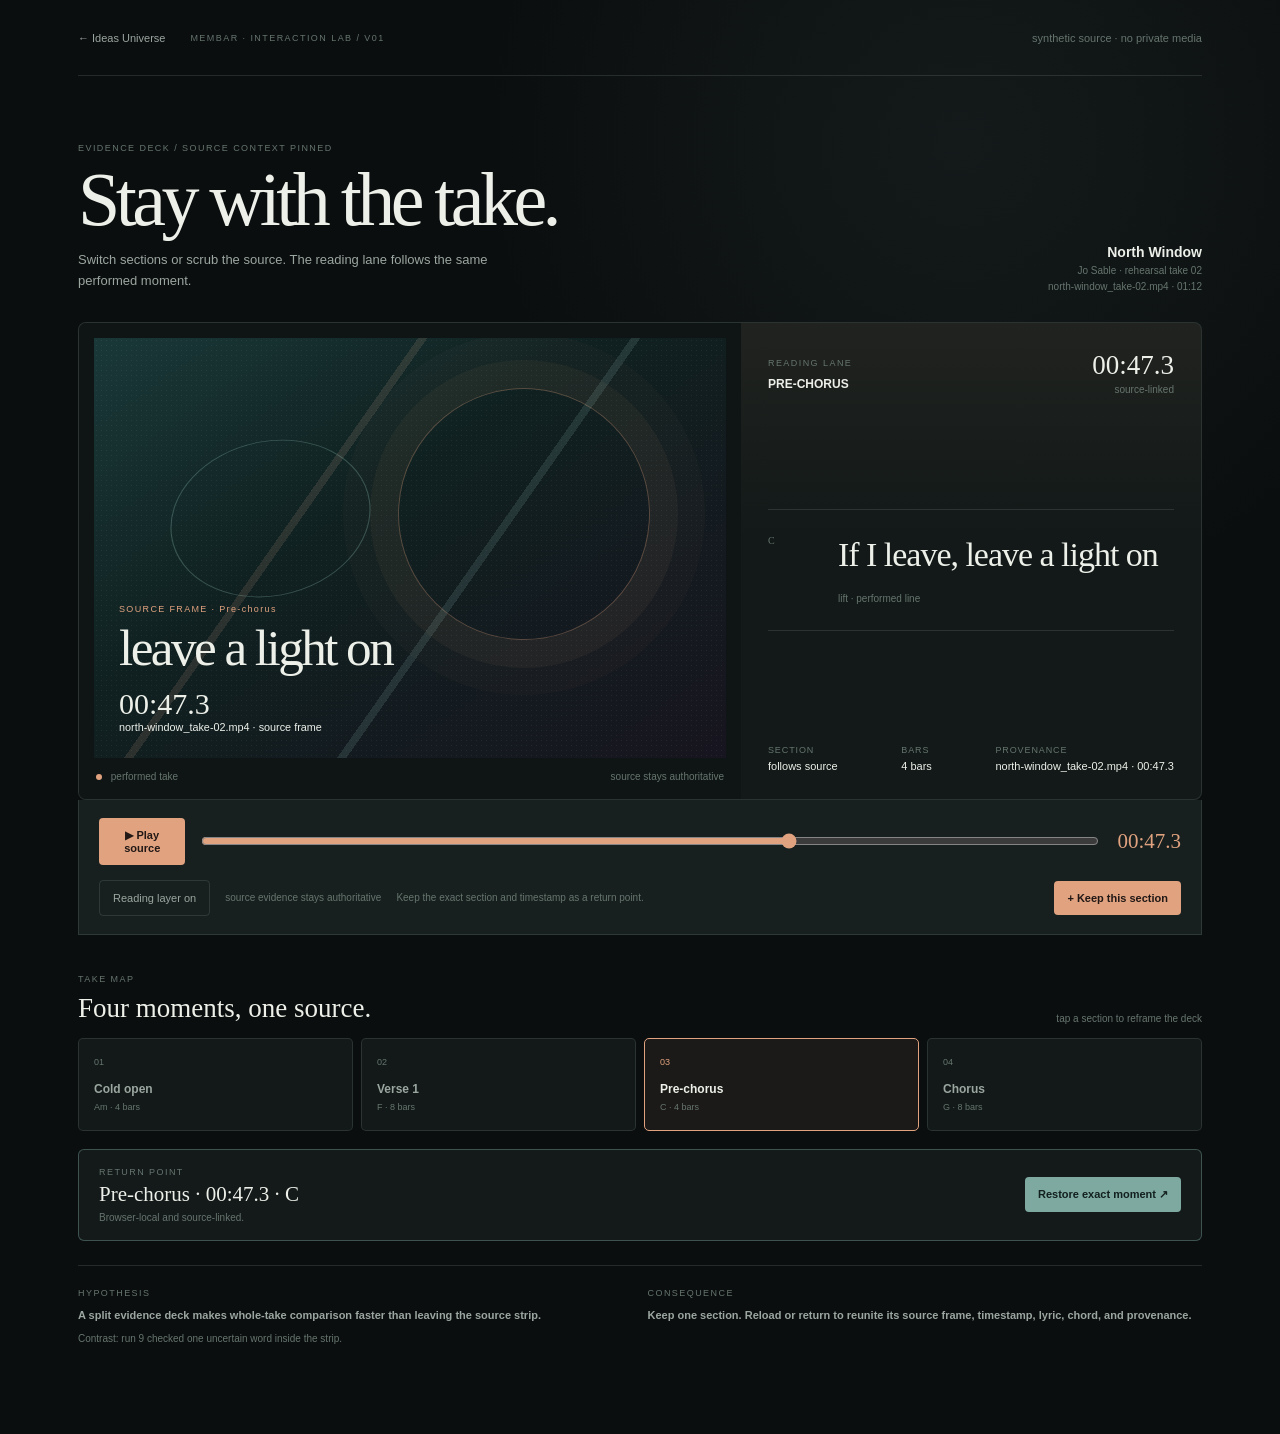
<file: source-layout.html>
<!doctype html>
<html lang="en">
  <head>
    <meta charset="utf-8" />
    <meta name="viewport" content="width=device-width, initial-scale=1" />
    <meta name="theme-color" content="#0b0e0f" />
    <title>Membar — Evidence Deck</title>
    <link rel="stylesheet" href="source-layout.css" />
  </head>
  <body data-scene="window">
    <main class="lab-shell">
      <header class="lab-top"><a href="index.html#universe">← Ideas Universe</a><span class="lab-kicker">Membar · interaction lab / v01</span><span class="synthetic">synthetic source · no private media</span></header>
      <section class="intro"><div><p class="lab-kicker">Evidence deck / source context pinned</p><h1>Stay with the take.</h1><p class="lede">Switch sections or scrub the source. The reading lane follows the same performed moment.</p></div><div class="song-meta"><strong>North Window</strong><span>Jo Sable · rehearsal take 02</span><span>north-window_take-02.mp4 · 01:12</span></div></section>
      <section class="deck" id="deck" aria-label="Source video and lyric evidence deck">
        <div class="source-column"><div class="source-frame" id="sourceFrame" data-scene="window"><div class="frame-grain"></div><span class="frame-kicker">SOURCE FRAME · <span id="frameSection">Pre-chorus</span></span><strong id="frameTitle">leave a light on</strong><span class="frame-time" id="frameTime">00:47.3</span><small id="frameSource">north-window_take-02.mp4 · source frame</small><i class="frame-orbit"></i></div><div class="source-footer"><span><i class="source-dot"></i> performed take</span><span>source stays authoritative</span></div></div>
        <div class="reading-column"><div class="reading-head"><div><span class="lab-kicker">READING LANE</span><strong id="readoutSection">PRE-CHORUS</strong></div><div class="readout-time"><span id="readoutTime">00:47.3</span><small>source-linked</small></div></div><div class="reading-line"><span class="chord" id="readoutChord">C</span><div><p id="readoutLyric">If I leave, leave a light on</p><span id="readoutNote">lift · performed line</span></div></div><div class="reading-meta"><span><small>section</small><strong id="readoutSectionMeta">follows source</strong></span><span><small>bars</small><strong id="readoutBars">4 bars</strong></span><span><small>provenance</small><strong id="readoutProvenance">north-window_take-02.mp4 · 00:47.3</strong></span></div></div>
      </section>
      <section class="controls" aria-label="Evidence deck controls"><div class="timeline-row"><button id="playButton" type="button" aria-pressed="false">▶ Play source</button><input id="timeline" type="range" min="0" max="72" step="0.1" value="47.3" aria-label="Scrub source take" /><output id="timelineValue">00:47.3</output></div><div class="control-row"><button class="quiet-button" id="compareButton" type="button" aria-pressed="true">Reading layer on</button><span id="playState">source evidence stays authoritative</span><span id="keepStatus" aria-live="polite">Keep the exact section and timestamp as a return point.</span><button class="keep-button" id="keepButton" type="button">+ Keep this section</button></div></section>
      <section class="section-rail" aria-labelledby="section-heading"><div class="rail-heading"><div><span class="lab-kicker">TAKE MAP</span><h2 id="section-heading">Four moments, one source.</h2></div><span>tap a section to reframe the deck</span></div><div class="section-buttons"><button type="button" data-section="cold-open" data-at="8"><span class="section-index">01</span><strong>Cold open</strong><small>Am · 4 bars</small></button><button type="button" data-section="verse" data-at="26"><span class="section-index">02</span><strong>Verse 1</strong><small>F · 8 bars</small></button><button class="is-active" type="button" data-section="pre" data-at="47.3"><span class="section-index">03</span><strong>Pre-chorus</strong><small>C · 4 bars</small></button><button type="button" data-section="chorus" data-at="60"><span class="section-index">04</span><strong>Chorus</strong><small>G · 8 bars</small></button></div></section>
      <section class="return-card" id="returnCard" hidden><div><span class="lab-kicker">RETURN POINT</span><strong id="returnText">Pre-chorus · 00:47.3 · C</strong><span id="restoreStatus">Browser-local and source-linked.</span></div><button id="returnButton" type="button">Restore exact moment ↗</button></section>
      <section class="lab-note"><div><span class="lab-kicker">HYPOTHESIS</span><strong>A split evidence deck makes whole-take comparison faster than leaving the source strip.</strong><em> Contrast: run 9 checked one uncertain word inside the strip.</em></div><div><span class="lab-kicker">CONSEQUENCE</span><strong>Keep one section. Reload or return to reunite its source frame, timestamp, lyric, chord, and provenance.</strong></div></section>
    </main>
    <script src="source-layout-state.js?v=10"></script><script src="source-layout.js?v=10"></script>
  </body>
</html>
</file>
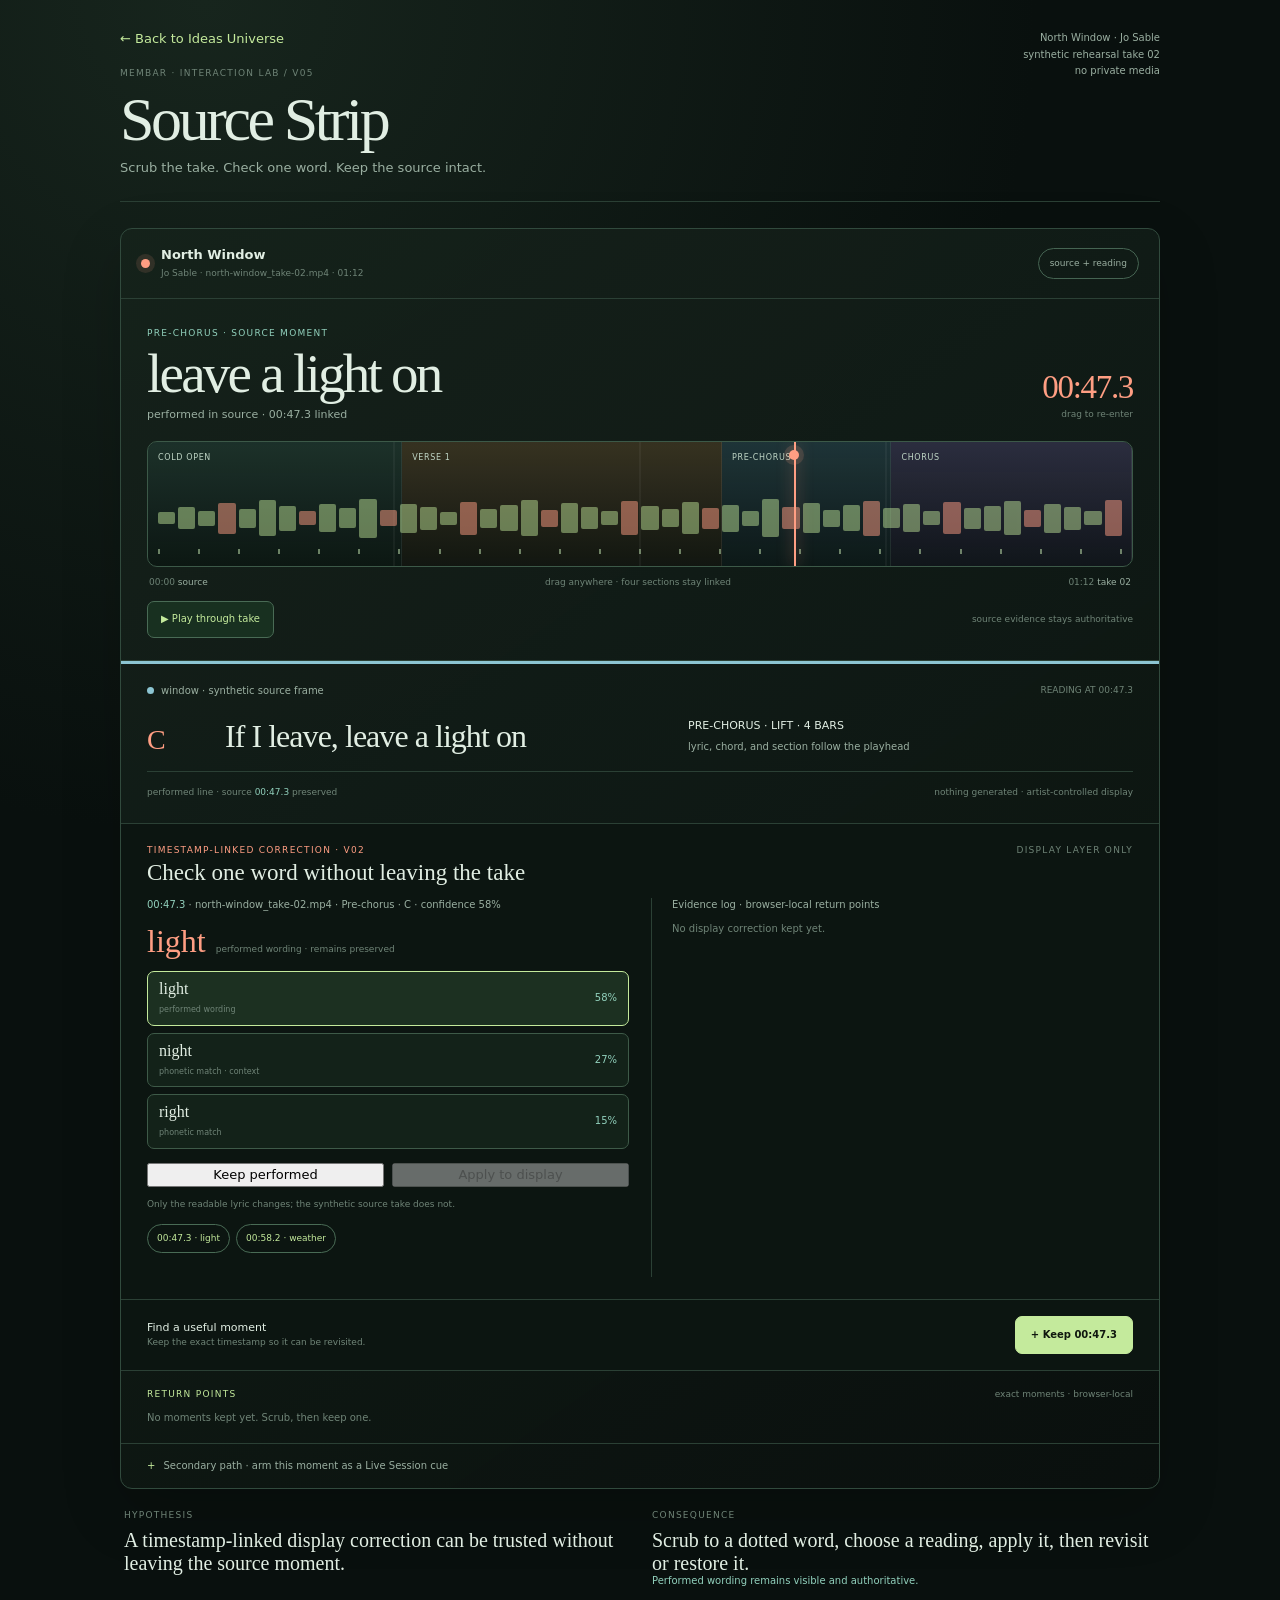
<file: source-video-workbench.html>
<!doctype html>
<html lang="en">
  <head>
    <meta charset="UTF-8" />
    <meta name="viewport" content="width=device-width, initial-scale=1" />
    <meta name="theme-color" content="#09100e" />
    <title>Membar Source Strip — timestamp-linked correction lab</title>
    <style>
      :root{--bg:#09100e;--panel:#101916;--panel2:#14211b;--line:#2b4035;--text:#e1eee3;--muted:#9aafa1;--quiet:#6f8477;--lime:#c4ea9c;--coral:#ff9e83;--teal:#91d0bc;--serif:Georgia,'Times New Roman',serif;--sans:ui-sans-serif,system-ui,-apple-system,BlinkMacSystemFont,'Segoe UI',sans-serif}
      *{box-sizing:border-box}body{margin:0;background:radial-gradient(circle at 16% 0%,#17251d 0,#09100e 42%);color:var(--text);font:13px/1.45 var(--sans)}button{font:inherit;cursor:pointer}button:focus-visible,[role=slider]:focus-visible{outline:2px solid var(--lime);outline-offset:3px}.lab{width:min(1040px,calc(100% - 36px));margin:0 auto;padding:30px 0 56px}.top{display:flex;justify-content:space-between;gap:28px;align-items:start;border-bottom:1px solid var(--line);padding-bottom:23px}.kicker{display:block;color:var(--quiet);font-size:9px;letter-spacing:.14em;text-transform:uppercase}.top h1{font:clamp(34px,5vw,62px)/.95 var(--serif);font-weight:400;letter-spacing:-.055em;margin:10px 0 10px}.top p{color:var(--muted);margin:0;max-width:470px}.fixture{text-align:right;color:var(--muted);font-size:10px;line-height:1.65}.back-home{color:var(--lime);text-decoration:none}.back-home:hover{text-decoration:underline;text-underline-offset:3px}.workbench{margin-top:26px;border:1px solid #314a3d;border-radius:12px;overflow:hidden;background:linear-gradient(145deg,rgba(21,34,27,.94),rgba(10,16,14,.98));box-shadow:0 22px 60px rgba(0,0,0,.18)}.wb-head{display:flex;justify-content:space-between;align-items:center;gap:20px;padding:17px 20px;border-bottom:1px solid var(--line)}.wb-title{display:flex;align-items:center;gap:11px}.source-dot{width:9px;height:9px;border-radius:50%;background:var(--coral);box-shadow:0 0 0 5px rgba(255,158,131,.12)}.wb-title b{font-size:13px;font-weight:600}.wb-title small{display:block;color:var(--quiet);font-size:9px;margin-top:3px}.compare{border:1px solid #456452;border-radius:999px;padding:8px 11px;background:transparent;color:var(--muted);font-size:9px}.compare.on{border-color:var(--lime);color:var(--lime);background:#20351f}.readout{display:grid;grid-template-columns:minmax(0,1fr) auto;gap:24px;align-items:end;padding:28px 26px 18px}.readout .kicker{color:var(--teal)}.readout h2{font:clamp(29px,5vw,55px)/.94 var(--serif);font-weight:400;letter-spacing:-.05em;margin:8px 0 8px}.readout p{color:var(--muted);margin:0;font-size:11px}.clock{text-align:right}.clock strong{display:block;color:var(--coral);font:33px/1 var(--serif);font-weight:400;letter-spacing:-.04em}.clock span{color:var(--quiet);font-size:9px}.strip-wrap{padding:0 26px 22px}.strip{position:relative;height:126px;border:1px solid #3c5948;border-radius:10px;background:#0a120f;overflow:hidden;touch-action:none;user-select:none;cursor:ew-resize}.strip:after{content:'';position:absolute;inset:0;background:linear-gradient(90deg,transparent 0 24.9%,rgba(255,255,255,.09) 25%,transparent 25.1% 49.9%,rgba(255,255,255,.09) 50%,transparent 50.1% 74.9%,rgba(255,255,255,.09) 75%,transparent 75.1%);pointer-events:none}.strip-bands{position:absolute;inset:0;display:flex}.band{position:relative;border-right:1px solid rgba(255,255,255,.08);padding:10px 10px 0;color:#bfd5c5;font-size:8px;letter-spacing:.08em;text-transform:uppercase;overflow:hidden}.band span{position:relative;z-index:2;white-space:nowrap}.band.sea{background:linear-gradient(180deg,rgba(81,140,122,.25),rgba(22,45,35,.18))}.band.kitchen{background:linear-gradient(180deg,rgba(184,144,86,.25),rgba(61,45,25,.16))}.band.window{background:linear-gradient(180deg,rgba(88,150,173,.26),rgba(24,53,63,.18))}.band.rain{background:linear-gradient(180deg,rgba(133,119,191,.27),rgba(46,36,79,.18))}.wave{position:absolute;left:10px;right:10px;bottom:24px;height:48px;display:flex;align-items:center;gap:3px;z-index:1;pointer-events:none}.wave i{display:block;flex:1;height:var(--h);min-width:2px;border-radius:2px;background:rgba(196,234,156,.47)}.wave i:nth-child(4n){background:rgba(255,158,131,.5)}.beats{position:absolute;left:10px;right:10px;bottom:12px;height:5px;display:flex;justify-content:space-between;z-index:1;pointer-events:none}.beats i{display:block;width:2px;height:5px;background:#abc89c99}.playhead{position:absolute;top:0;bottom:0;left:65.7%;width:2px;background:var(--coral);z-index:5;box-shadow:0 0 15px rgba(255,158,131,.7);pointer-events:none;transition:left .12s linear}.playhead:before{content:'';position:absolute;top:8px;left:-5px;width:10px;height:10px;border-radius:50%;background:var(--coral);box-shadow:0 0 0 5px rgba(255,158,131,.15)}.strip-hint{display:flex;justify-content:space-between;gap:10px;color:var(--quiet);font-size:9px;padding:9px 2px 0}.strip-hint strong{color:var(--muted);font-weight:500}.controls{display:flex;justify-content:space-between;align-items:center;gap:14px;margin-top:12px}.play{border:1px solid #496b55;border-radius:7px;background:#183020;color:var(--lime);padding:10px 13px;font-size:10px}.play[aria-pressed=true]{background:#2b3d1b;border-color:var(--lime)}.controls small{color:var(--quiet);font-size:9px}.lane{border-top:1px solid var(--line);padding:23px 26px 24px;position:relative}.lane:before{content:'';position:absolute;left:0;right:0;top:0;height:3px;background:var(--scene,#91d0bc);transition:background .2s}.lane-head{display:flex;justify-content:space-between;align-items:center;gap:15px}.scene-label{display:flex;align-items:center;gap:7px;color:var(--muted);font-size:10px}.scene-label i{width:7px;height:7px;border-radius:50%;background:var(--scene,#91d0bc)}.reading-label{color:var(--quiet);font-size:9px}.lyric-row{display:grid;grid-template-columns:60px minmax(0,1fr) 1fr;gap:18px;align-items:end;padding:20px 0 17px;border-bottom:1px solid var(--line)}.chord{font:28px/1 var(--serif);color:var(--coral);font-weight:400}.lyric{font:clamp(21px,3vw,32px)/1.05 var(--serif);font-weight:400;letter-spacing:-.03em}.lyric-note{color:var(--muted);font-size:10px;line-height:1.5}.lyric-note strong{display:block;color:var(--text);font-size:11px;font-weight:500;margin-bottom:4px}.lane-foot{display:flex;justify-content:space-between;gap:15px;padding-top:14px;color:var(--quiet);font-size:9px}.lane-foot strong{color:var(--teal);font-weight:500}.lane.swap .lyric,.lane.swap .chord{animation:lane-swap .22s ease-out}@keyframes lane-swap{from{opacity:.15;transform:translateY(4px)}to{opacity:1;transform:none}}.keep-row{display:flex;align-items:center;justify-content:space-between;gap:15px;padding:16px 26px;background:#0c1511;border-top:1px solid var(--line)}.keep-row p{margin:0;color:var(--quiet);font-size:9px}.keep-row p strong{display:block;color:var(--text);font-size:11px;font-weight:500}.keep{border:1px solid var(--lime);border-radius:7px;background:var(--lime);color:#10180f;padding:11px 15px;font-size:10px;font-weight:600;white-space:nowrap}.keep.kept{background:#23351f;color:var(--lime)}.saved{color:var(--teal)!important}.returns{padding:17px 26px;border-top:1px solid var(--line)}.returns-head{display:flex;justify-content:space-between;align-items:baseline;gap:10px;margin-bottom:10px}.returns-head .kicker{color:var(--lime)}.returns-head small{color:var(--quiet);font-size:9px}.return-list{display:flex;gap:8px;flex-wrap:wrap}.return-chip{display:grid;gap:3px;text-align:left;border:1px solid #3e5a48;border-radius:7px;background:#132219;color:var(--text);padding:9px 11px;min-width:150px}.return-chip:hover{border-color:var(--lime);background:#1c3021}.return-chip b{font:15px/1 var(--serif);font-weight:400}.return-chip span{color:var(--muted);font-size:9px}.return-chip em{color:var(--teal);font-style:normal;font-size:8px}.empty{color:var(--quiet);font-size:10px;margin:0}.cue-details{border-top:1px solid var(--line);padding:0 26px}.cue-details summary{cursor:pointer;color:var(--muted);padding:15px 0;font-size:10px;list-style:none}.cue-details summary::-webkit-details-marker{display:none}.cue-details summary:before{content:'+';color:var(--lime);padding-right:8px}.cue-details[open] summary:before{content:'−'}.cue-body{display:grid;grid-template-columns:1fr auto;gap:14px;padding:0 0 19px}.cue-status{color:var(--quiet);font-size:9px}.cue-status strong{display:block;color:var(--text);font-size:12px;font-weight:500;margin:4px 0}.cue-actions{display:flex;gap:8px;align-items:start}.cue-actions button{border:1px solid #496b55;border-radius:7px;background:transparent;color:var(--lime);padding:9px 10px;font-size:9px}.cue-actions button:disabled{opacity:.35}.note{display:grid;grid-template-columns:1fr 1fr;gap:24px;padding:20px 4px;color:var(--quiet);font-size:10px}.note strong{display:block;color:var(--text);font:20px/1.12 var(--serif);font-weight:400;margin-top:7px}.note em{color:var(--teal);font-style:normal}.light{color-scheme:light}@media(max-width:700px){.lab{width:min(100% - 24px,560px);padding-top:16px}.top{display:block}.fixture{text-align:left;margin-top:14px}.readout{grid-template-columns:1fr;gap:15px;padding:23px 17px 14px}.clock{text-align:left;display:flex;align-items:baseline;gap:9px}.clock strong{font-size:28px}.strip-wrap,.lane,.keep-row,.returns,.cue-details{padding-left:17px;padding-right:17px}.strip{height:138px}.lyric-row{grid-template-columns:42px 1fr;gap:11px}.lyric-note{grid-column:2}.lane-foot{display:block}.lane-foot span{display:block;margin-top:7px}.keep-row{display:block}.keep{margin-top:13px;width:100%}.cue-body{grid-template-columns:1fr}.cue-actions button{flex:1}.note{grid-template-columns:1fr;gap:17px;padding:18px 3px}.wb-head{padding:15px 17px}.compare{font-size:8px}}
    </style>
    <style>
      .correction-lens{border-top:1px solid var(--line);padding:20px 26px 22px;background:#0c1511}.lens-head{display:flex;justify-content:space-between;align-items:baseline;gap:14px;margin-bottom:14px}.lens-head h3{margin:4px 0 0;font:23px/1 var(--serif);font-weight:400}.lens-grid{display:grid;grid-template-columns:minmax(0,1fr) minmax(0,1fr);gap:22px}.lens-source{color:var(--muted);font-size:10px;margin:0 0 13px}.lens-source strong{color:var(--teal);font-weight:500}.lens-performed{display:flex;align-items:baseline;gap:10px}.lens-performed strong{font:32px/1 var(--serif);font-weight:400;color:var(--coral)}.lens-performed span{color:var(--quiet);font-size:9px}.lens-candidates{display:grid;gap:7px;margin-top:14px}.lens-candidate{display:flex;justify-content:space-between;align-items:center;gap:12px;border:1px solid #3e5a48;border-radius:7px;background:#132219;color:var(--text);padding:9px 11px;text-align:left}.lens-candidate:hover,.lens-candidate.is-selected{border-color:var(--lime);background:#1c3021}.lens-candidate strong{font:16px/1 var(--serif);font-weight:400}.lens-candidate small{display:block;color:var(--quiet);font-size:8px;margin-top:4px}.lens-candidate>span:last-child{color:var(--teal);font-size:10px}.lens-actions{display:flex;gap:8px;margin-top:14px}.lens-actions button{flex:1}.lens-note{color:var(--quiet);font-size:9px;margin:11px 0 0}.lens-log{border-left:1px solid var(--line);padding-left:20px}.lens-log h4{margin:0 0 9px;color:var(--muted);font-size:10px;font-weight:500}.lens-log-list{display:grid;gap:7px}.lens-entry{display:grid;grid-template-columns:auto 1fr auto;gap:8px;align-items:center;border-bottom:1px solid rgba(255,255,255,.07);padding:7px 0;font-size:9px}.lens-entry button{border:0;background:transparent;color:var(--lime);padding:0;font-size:9px}.lens-entry b{font-weight:500;color:var(--text)}.lens-entry em{font-style:normal;color:var(--teal);font-size:8px}.lens-empty{color:var(--quiet);font-size:10px;margin:0;line-height:1.5}.lens-jumps{display:flex;gap:6px;flex-wrap:wrap;margin-top:12px}.lens-jumps button{border:1px solid #496b55;border-radius:999px;background:transparent;color:var(--lime);padding:7px 9px;font-size:9px}.lens-status{color:var(--teal);font-size:9px;min-height:14px;margin:10px 0 0}.uword-note{color:var(--coral)}
      @media(max-width:700px){.correction-lens{padding-left:17px;padding-right:17px}.lens-grid{grid-template-columns:1fr}.lens-log{border-left:0;border-top:1px solid var(--line);padding:18px 0 0}.lens-actions{display:grid}}
    </style>
  </head>
  <body>
    <main class="lab">
      <header class="top">
        <div><a class="back-home" href="index.html#home">← Back to Ideas Universe</a><span class="kicker" style="margin-top:18px">MEMBAR · INTERACTION LAB / V05</span><h1>Source Strip</h1><p>Scrub the take. Check one word. Keep the source intact.</p></div>
        <div class="fixture">North Window · Jo Sable<br />synthetic rehearsal take 02<br />no private media</div>
      </header>
      <section class="workbench" id="workbench" aria-label="Source Strip direct manipulation prototype">
        <header class="wb-head"><div class="wb-title"><i class="source-dot" aria-hidden="true"></i><div><b>North Window</b><small>Jo Sable · north-window_take-02.mp4 · 01:12</small></div></div><button class="compare" id="compare" type="button">source + reading</button></header>
        <section class="readout" aria-live="polite"><div><span class="kicker" id="sectionKicker">PRE-CHORUS · SOURCE MOMENT</span><h2 id="sceneTitle">leave a light on</h2><p id="sourceLine">performed in source · timestamp linked</p></div><div class="clock"><strong id="clock">00:47.3</strong><span id="clockHint">drag to re-enter</span></div></section>
        <section class="strip-wrap"><div class="strip" id="strip" role="slider" tabindex="0" aria-label="Scrub North Window source timeline" aria-valuemin="0" aria-valuemax="72" aria-valuenow="47.3"><div class="strip-bands" id="stripBands"></div><div class="wave" id="wave" aria-hidden="true"></div><div class="beats" id="beats" aria-hidden="true"></div><span class="playhead" id="playhead" aria-hidden="true"></span></div><div class="strip-hint"><span>00:00 <strong>source</strong></span><span id="stripHint">drag anywhere · four sections stay linked</span><span>01:12 <strong>take 02</strong></span></div><div class="controls"><button class="play" id="play" type="button" aria-pressed="false">▶ Play through take</button><small id="playState">source evidence stays authoritative</small></div></section>
        <section class="lane" id="lane" aria-live="polite"><div class="lane-head"><div class="scene-label"><i id="sceneDot" aria-hidden="true"></i><span id="sceneName">window · synthetic source frame</span></div><span class="reading-label" id="readingLabel">READING AT 00:47.3</span></div><div class="lyric-row"><div class="chord" id="chord">C</div><div class="lyric" id="lyric">If I leave, leave a light on</div><div class="lyric-note"><strong id="sectionLabel">PRE-CHORUS · LIFT · 4 BARS</strong><span>lyric, chord, and section follow the playhead</span></div></div><div class="lane-foot"><span>performed line · source <strong id="linkedTime">00:47.3</strong> preserved</span><span>nothing generated · artist-controlled display</span></div></section>
        <section class="correction-lens" id="correctionLens" aria-live="polite" aria-label="Timestamp-linked display correction"><div class="lens-head"><div><span class="kicker" style="color:var(--coral)">timestamp-linked correction · v02</span><h3>Check one word without leaving the take</h3></div><span class="kicker">display layer only</span></div><div class="lens-grid"><div id="lensActive"><p class="lens-empty" id="lensEmpty">Scrub to a dotted word to inspect its source evidence.</p><div id="lensDetails" hidden><p class="lens-source"><strong id="lensWordTime">00:47.3</strong> · <span id="lensSource">north-window_take-02.mp4</span> · <span id="lensSection">Pre-chorus</span> · <span id="lensChord">C</span> · confidence <span id="lensConfidence">58%</span></p><div class="lens-performed"><strong id="lensPerformed">light</strong><span>performed wording · remains preserved</span></div><div class="lens-candidates" id="lensCandidates"></div><div class="lens-actions"><button class="secondary-button" id="lensRestore" type="button">Keep performed</button><button class="primary-button" id="lensApply" type="button">Apply to display</button></div><p class="lens-note">Only the readable lyric changes; the synthetic source take does not.</p></div><div class="lens-jumps" id="lensJumps"></div><p class="lens-status" id="lensStatus" role="status"></p></div><div class="lens-log"><h4>Evidence log · browser-local return points</h4><div class="lens-log-list" id="lensLog"><p class="lens-empty">No display correction kept yet.</p></div></div></div></section>
        <section class="keep-row"><p><strong id="keepTitle">Find a useful moment</strong><span id="keepStatus">Keep the exact timestamp so it can be revisited.</span></p><button class="keep" id="keep" type="button">+ Keep 00:47.3</button></section>
        <section class="returns"><div class="returns-head"><span class="kicker">RETURN POINTS</span><small>exact moments · browser-local</small></div><div class="return-list" id="returnList"><p class="empty">No moments kept yet. Scrub, then keep one.</p></div></section>
        <details class="cue-details"><summary>Secondary path · arm this moment as a Live Session cue</summary><div class="cue-body"><p class="cue-status"><span id="cueStatusText">The direct source strip is the current test. The prior cue bridge remains available.</span><strong id="cueText">00:47.3 · C · North Window</strong></p><div class="cue-actions"><button id="armCue" type="button">Arm cue</button><button id="enterCue" type="button" disabled>Enter cue</button></div></div></details>
      </section>
      <section class="note"><div><span class="kicker">HYPOTHESIS</span><strong>A timestamp-linked display correction can be trusted without leaving the source moment.</strong></div><div><span class="kicker">CONSEQUENCE</span><strong>Scrub to a dotted word, choose a reading, apply it, then revisit or restore it.</strong><em> Performed wording remains visible and authoritative.</em></div></section>
    </main>
    <script src="source-strip.js"></script>
    <script src="moment-store.js"></script>
    <script src="cue-store.js"></script>
    <script src="correction-lens.js"></script>
    <script src="correction-store.js"></script>
    <script>
      const S = window.MembarSourceStripState;
      const model = { duration: 72, song: 'North Window', artist: 'Jo Sable', source: 'north-window_take-02.mp4', sections: [
        { id: 'cold-open', start: 0, label: 'Cold open', chord: 'Am', lyric: 'Harbor light, do not let me go', scene: 'sea', note: 'ROOM TONE · 4 BARS' },
        { id: 'verse', start: 18.6, label: 'Verse 1', chord: 'F', lyric: 'I kept the kettle singing low', scene: 'kitchen', note: 'CLOSE VOCAL · 8 BARS' },
        { id: 'pre', start: 42, label: 'Pre-chorus', chord: 'C', lyric: 'If I leave, leave a light on', scene: 'window', note: 'LIFT · 4 BARS' },
        { id: 'chorus', start: 54.4, label: 'Chorus', chord: 'G', lyric: 'We are the weather in the room', scene: 'rain', note: 'HOOK CANDIDATE · 8 BARS' },
      ]};
      const $ = (id) => document.getElementById(id);
      let seconds = 47.3;
      let playing = false;
      let drag = false;
      let timer;
      let lastSection = '';
      let armedCue = null;
      let cueHistory = window.MembarCueStore.read();
      const RETURN_KEY = 'membar:source-strip-return-points';
      const sceneColors = { sea: '#91d0bc', kitchen: '#d8ad75', window: '#8cc5d2', rain: '#a998e6' };
      const readReturns = () => { try { const value = JSON.parse(localStorage.getItem(RETURN_KEY) || '[]'); return Array.isArray(value) ? value : []; } catch (_) { return []; } };
      const writeReturns = (items) => { try { localStorage.setItem(RETURN_KEY, JSON.stringify(items.slice(0, 6))); } catch (_) {} };
      let returnPoints = readReturns();

      function renderStrip() {
        $('stripBands').innerHTML = model.sections.map((section, index) => { const end = model.sections[index + 1]?.start || model.duration; return '<div class="band ' + section.scene + '" style="width:' + ((end - section.start) / model.duration * 100) + '%"><span>' + section.label + '</span></div>'; }).join('');
        const heights = [24, 46, 31, 64, 39, 74, 52, 30, 58, 42, 81, 34, 61, 48, 27, 69, 40, 54, 76, 36, 63, 45, 29, 71, 51, 38, 67, 43, 56, 32, 78, 47, 62, 35, 53, 73, 41, 59, 28, 66, 44, 52, 70, 36, 60, 48, 30, 75];
        $('wave').innerHTML = heights.map((height) => '<i style="--h:' + height + '%"></i>').join('');
        $('beats').innerHTML = Array.from({ length: 25 }, () => '<i></i>').join('');
      }

      function renderReturns() {
        $('returnList').innerHTML = returnPoints.length ? returnPoints.map((point) => '<button class="return-chip" type="button" data-return="' + point.key + '"><b>' + point.time + ' · ' + point.chord + '</b><span>' + point.label + ' · ' + point.song + '</span><em>restore exact source moment ↗</em></button>').join('') : '<p class="empty">No moments kept yet. Scrub, then keep one.</p>';
        document.querySelectorAll('[data-return]').forEach((button) => button.addEventListener('click', () => { const point = returnPoints.find((item) => item.key === button.dataset.return); if (!point) return; seconds = point.seconds; $('clockHint').textContent = 'restored from return point'; render(); }));
      }

      function render() {
        const moment = S.momentAtTime(model, seconds);
        const changed = lastSection && lastSection !== moment.sectionId;
        const color = sceneColors[moment.scene];
        $('playhead').style.left = (S.timeToRatio(seconds, model.duration) * 100) + '%';
        $('strip').setAttribute('aria-valuenow', moment.seconds);
        $('strip').setAttribute('aria-valuetext', moment.time + ' · ' + moment.label);
        $('clock').textContent = moment.time;
        $('keep').textContent = '+ Keep ' + moment.time;
        $('sectionKicker').textContent = moment.label.toUpperCase() + ' · SOURCE MOMENT';
        $('sceneTitle').textContent = moment.scene === 'window' ? 'leave a light on' : moment.scene === 'rain' ? 'weather in the room' : moment.scene === 'kitchen' ? 'after the kettle' : 'blue hour';
        $('sourceLine').textContent = 'performed in source · ' + moment.time + ' linked';
        $('sceneName').textContent = moment.scene + ' · synthetic source frame';
        $('sceneDot').style.background = color;
        $('lane').style.setProperty('--scene', color);
        $('readingLabel').textContent = 'READING AT ' + moment.time;
        $('chord').textContent = moment.chord;
        $('lyric').textContent = moment.lyric;
        $('sectionLabel').textContent = moment.label.toUpperCase() + ' · ' + model.sections.find((item) => item.id === moment.sectionId).note;
        $('linkedTime').textContent = moment.time;
        $('cueText').textContent = moment.time + ' · ' + moment.chord + ' · ' + moment.label;
        if (changed) { $('lane').classList.remove('swap'); void $('lane').offsetWidth; $('lane').classList.add('swap'); }
        lastSection = moment.sectionId;
        const kept = returnPoints.some((item) => item.key === moment.sectionId + '-' + moment.seconds);
        $('keep').classList.toggle('kept', kept);
        $('keepTitle').textContent = kept ? 'Moment kept · source-backed' : 'Find a useful moment';
        $('keepStatus').textContent = kept ? 'Return to this exact timestamp through the chip below.' : 'Keep the exact timestamp so it can be revisited.';
        renderReturns();
        if (armedCue) { $('cueStatusText').textContent = 'Cue armed · secondary path'; $('enterCue').disabled = false; } else { $('cueStatusText').textContent = 'The direct source strip is the current test. The prior cue bridge remains available.'; $('enterCue').disabled = true; }
      }

      function scrubFromPointer(event) { const bounds = $('strip').getBoundingClientRect(); seconds = S.ratioToTime((event.clientX - bounds.left) / bounds.width, model.duration); $('clockHint').textContent = 'drag to re-enter'; render(); }
      $('strip').addEventListener('pointerdown', (event) => { drag = true; $('strip').setPointerCapture?.(event.pointerId); scrubFromPointer(event); });
      $('strip').addEventListener('pointermove', (event) => { if (drag) scrubFromPointer(event); });
      $('strip').addEventListener('pointerup', () => { drag = false; });
      $('strip').addEventListener('pointercancel', () => { drag = false; });
      $('strip').addEventListener('keydown', (event) => { if (event.key === 'ArrowLeft' || event.key === 'ArrowRight') { event.preventDefault(); seconds = S.clamp(seconds + (event.key === 'ArrowRight' ? .5 : -.5), 0, model.duration); render(); } });
      $('play').addEventListener('click', () => { playing = !playing; $('play').textContent = playing ? '■ Pause take' : '▶ Play through take'; $('play').setAttribute('aria-pressed', playing); $('playState').textContent = playing ? 'playhead is moving through source' : 'source evidence stays authoritative'; clearInterval(timer); if (playing) timer = setInterval(() => { seconds = seconds >= model.duration ? 0 : seconds + .5; render(); }, 250); });
      $('keep').addEventListener('click', () => { const moment = S.momentAtTime(model, seconds); const point = { ...moment, key: moment.sectionId + '-' + moment.seconds }; returnPoints = [point, ...returnPoints.filter((item) => item.key !== point.key)]; writeReturns(returnPoints); window.MembarMomentStore.write(moment); $('clockHint').textContent = 'kept · return point created'; render(); });
      $('compare').addEventListener('click', () => { const on = $('compare').classList.toggle('on'); $('compare').textContent = on ? 'source + reading on' : 'source + reading'; $('stripHint').textContent = on ? 'reading layer follows the source strip' : 'drag anywhere · four sections stay linked'; });
      $('armCue').addEventListener('click', () => { armedCue = { ...S.momentAtTime(model, seconds), kind: 'armed' }; cueHistory = window.MembarCueStore.write(armedCue); $('cueStatusText').textContent = 'Cue armed · enter only if you want the prior path'; $('enterCue').disabled = false; });
      $('enterCue').addEventListener('click', () => { if (!armedCue) return; cueHistory = window.MembarCueStore.write({ ...armedCue, kind: 'entered' }); $('cueStatusText').textContent = 'Cue entered · source timestamp preserved'; $('enterCue').disabled = true; });
      renderStrip();
      render();
    </script>
    <script>
      (() => {
        const L = window.MembarCorrectionLens;
        const Store = window.MembarCorrectionStore;
        const uncertainWords = [
          { id: 'light', at: 47.3, window: 2.4, sectionId: 'pre', word: 'light', candidates: [{ word: 'light', confidence: .58, note: 'performed wording' }, { word: 'night', confidence: .27, note: 'phonetic match · context' }, { word: 'right', confidence: .15, note: 'phonetic match' }] },
          { id: 'weather', at: 58.2, window: 2.2, sectionId: 'chorus', word: 'weather', candidates: [{ word: 'weather', confidence: .61, note: 'performed wording' }, { word: 'whether', confidence: .25, note: 'phonetic match · context' }, { word: 'feather', confidence: .14, note: 'phonetic match' }] },
        ];
        const hashWord = uncertainWords.find((word) => location.hash === '#word=' + word.id);
        if (hashWord) seconds = hashWord.at;
        let correctionEntries = Store.read();
        let selectedCandidate = null;
        let selectedWordId = null;
        let correctionStatus = '';
        const correctionFor = (word) => correctionEntries.find((entry) => entry.id === word.id);
        const candidateFor = (word, value) => word.candidates.find((candidate) => candidate.word === value) || word.candidates[0];
        const displayLyric = (moment) => uncertainWords.filter((word) => word.sectionId === moment.sectionId).reduce((line, word) => line.replace(word.word, L.displayFor(word, correctionFor(word))), moment.lyric);
        const formatPercent = (value) => Math.round(value * 100) + '%';
        const renderLog = () => {
          $('lensLog').innerHTML = correctionEntries.length ? correctionEntries.map((entry) => '<div class="lens-entry"><button type="button" data-revisit="' + entry.id + '">' + entry.time + '</button><span><b>' + entry.performed + ' → ' + entry.display + '</b> <em>' + entry.status + '</em></span>' + (entry.status === 'corrected' ? '<button type="button" data-restore="' + entry.id + '">restore</button>' : '<span></span>') + '</div>').join('') : '<p class="lens-empty">No display correction kept yet.</p>';
        };
        const renderCorrection = () => {
          const active = L.activeWordAt(uncertainWords, seconds);
          const moment = S.momentAtTime(model, seconds);
          $('lyric').textContent = displayLyric(moment);
          $('lensEmpty').hidden = Boolean(active);
          $('lensDetails').hidden = !active;
          if (active) {
            const entry = correctionFor(active);
            if (selectedWordId !== active.id) { selectedWordId = active.id; selectedCandidate = L.displayFor(active, entry); }
            const selected = candidateFor(active, selectedCandidate);
            $('lensWordTime').textContent = S.formatTime(active.at);
            $('lensSource').textContent = model.source;
            $('lensSection').textContent = moment.label;
            $('lensChord').textContent = moment.chord;
            $('lensConfidence').textContent = formatPercent(active.candidates[0].confidence);
            $('lensPerformed').textContent = active.word;
            $('lensCandidates').innerHTML = active.candidates.map((candidate) => '<button class="lens-candidate' + (candidate.word === selected.word ? ' is-selected' : '') + '" type="button" data-candidate="' + candidate.word + '"><span><strong>' + candidate.word + '</strong><small>' + candidate.note + '</small></span><span>' + formatPercent(candidate.confidence) + '</span></button>').join('');
            $('lensApply').disabled = selected.word === L.displayFor(active, entry);
          }
          $('lensJumps').innerHTML = uncertainWords.map((word) => { const entry = correctionFor(word); return '<button type="button" data-jump="' + word.id + '">' + S.formatTime(word.at) + ' · ' + (entry?.status === 'corrected' ? entry.display : word.word) + '</button>'; }).join('');
          $('lensStatus').textContent = correctionStatus;
          renderLog();
        };
        const baseRender = render;
        render = function wrappedRender() { baseRender(); renderCorrection(); };
        $('lensCandidates').addEventListener('click', (event) => { const button = event.target.closest('[data-candidate]'); if (!button) return; selectedCandidate = button.dataset.candidate; renderCorrection(); });
        $('lensJumps').addEventListener('click', (event) => { const button = event.target.closest('[data-jump]'); if (!button) return; const word = uncertainWords.find((item) => item.id === button.dataset.jump); if (!word) return; seconds = word.at; correctionStatus = 'source moment selected · performed wording still intact'; render(); $('correctionLens').scrollIntoView({ behavior: 'smooth', block: 'nearest' }); });
        $('lensApply').addEventListener('click', () => { const word = L.activeWordAt(uncertainWords, seconds); if (!word || !selectedCandidate) return; const candidate = candidateFor(word, selectedCandidate); const moment = S.momentAtTime(model, word.at); correctionEntries = Store.write(L.buildEntry(word, candidate, moment, candidate.word === word.word ? 'restored' : 'corrected')); correctionStatus = candidate.word === word.word ? 'performed wording restored · evidence kept' : 'display updated · source take untouched'; render(); });
        $('lensRestore').addEventListener('click', () => { const word = L.activeWordAt(uncertainWords, seconds); if (!word) return; const entry = correctionFor(word); if (entry?.status === 'corrected') { correctionEntries = Store.write({ ...entry, display: word.word, status: 'restored' }); correctionStatus = 'performed wording restored · evidence kept'; } else { correctionStatus = 'performed wording already on display'; } render(); });
        $('lensLog').addEventListener('click', (event) => { const revisit = event.target.closest('[data-revisit]'); const restore = event.target.closest('[data-restore]'); const id = revisit?.dataset.revisit || restore?.dataset.restore; const entry = correctionEntries.find((item) => item.id === id); if (!entry) return; if (restore) { correctionEntries = Store.write({ ...entry, display: entry.performed, status: 'restored' }); correctionStatus = 'performed wording restored · evidence kept'; } else { seconds = entry.seconds; correctionStatus = 'revisited ' + entry.time + ' · source context restored'; } render(); });
        renderCorrection();
      })();
    </script>
  </body>
</html>
</file>
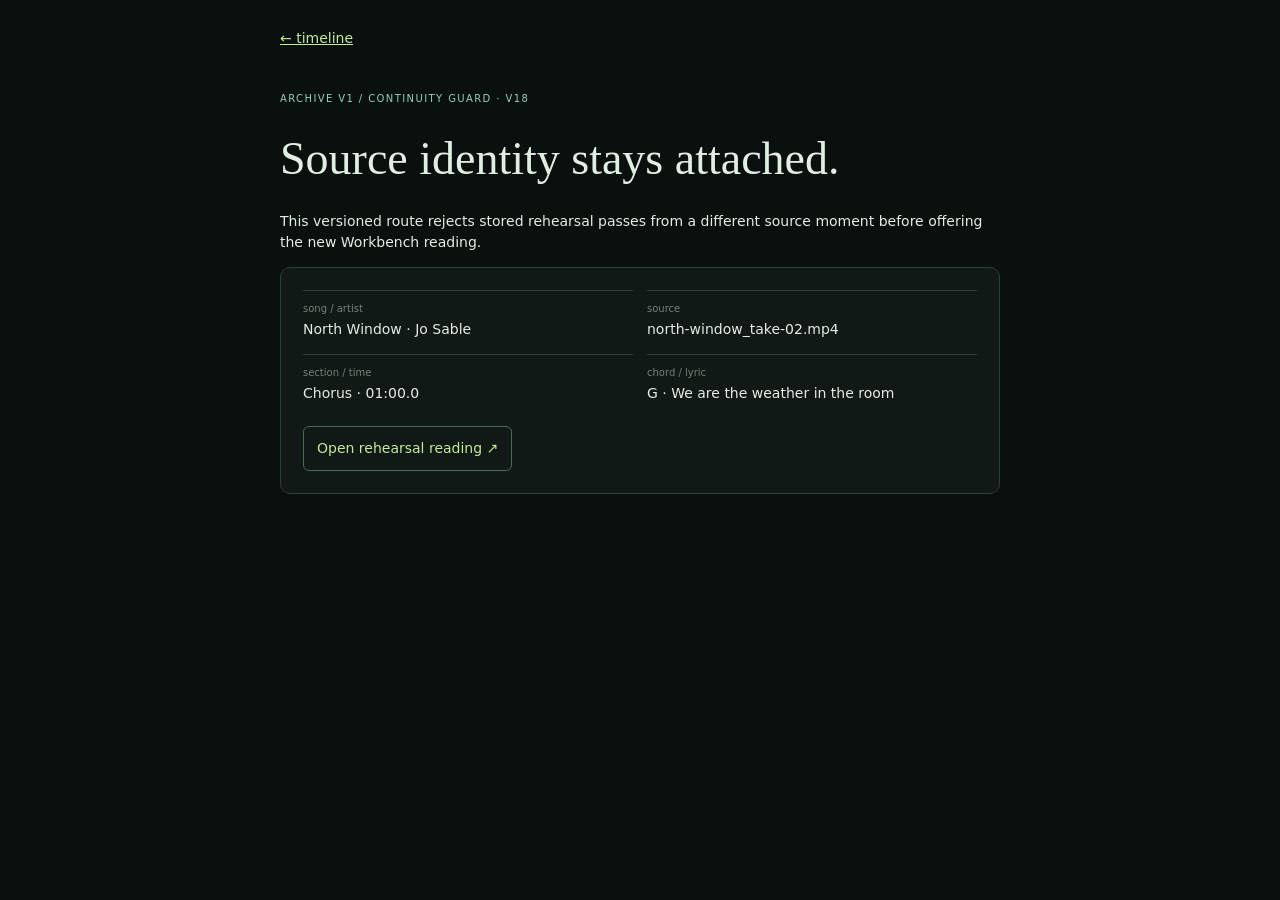
<file: archive/2026-07-31-universe-v1/live-session-continuity-v18.html>
<!doctype html>
<html lang="en"><head><meta charset="UTF-8" /><meta name="viewport" content="width=device-width, initial-scale=1" /><meta name="theme-color" content="#09100e" /><title>Membar — source continuity guard</title><style>body{margin:0;background:#09100e;color:#e1eee3;font:14px/1.5 system-ui,sans-serif}main{width:min(720px,calc(100% - 32px));margin:0 auto;padding:28px 0 60px}a{color:#c4ea9c}.kicker{color:#91d0bc;font-size:10px;letter-spacing:.14em;text-transform:uppercase}h1{font:46px Georgia,serif;font-weight:400;line-height:.95}.panel{border:1px solid #2b4035;border-radius:10px;padding:22px;background:#101916}.context{display:grid;grid-template-columns:1fr 1fr;gap:14px}.context div{border-top:1px solid #2b4035;padding-top:10px}.context small{display:block;color:#6f8477;font-size:10px}.context strong{display:block;margin-top:3px;font-weight:500}.button{display:inline-block;margin-top:22px;padding:11px 13px;border:1px solid #496b55;border-radius:6px;text-decoration:none}@media(max-width:560px){h1{font-size:40px}.context{grid-template-columns:1fr}}</style></head><body><main><a id="back" href="../../index.html#timeline">← timeline</a><p class="kicker" style="margin-top:42px">ARCHIVE V1 / CONTINUITY GUARD · V18</p><h1>Source identity stays attached.</h1><p>This versioned route rejects stored rehearsal passes from a different source moment before offering the new Workbench reading.</p><section class="panel"><div class="context"><div><small>song / artist</small><strong id="song"></strong></div><div><small>source</small><strong id="source"></strong></div><div><small>section / time</small><strong id="section"></strong></div><div><small>chord / lyric</small><strong id="chord"></strong></div></div><a class="button" id="reading" href="../../rehearsal-reading-v18.html">Open rehearsal reading ↗</a></section></main><script src="../../timeline-handoff-v17.js"></script><script src="live-session-continuity-state-v18.js"></script><script>const H=window.MembarTimelineHandoff;const p=H.decode(new URLSearchParams(location.search).get('moment'))||H.contextFor({id:'live-rehearsal'});const $=id=>document.getElementById(id);$('song').textContent=p.song+' · '+p.artist;$('source').textContent=p.source;$('section').textContent=p.section+' · '+p.time;$('chord').textContent=p.chord+' · '+p.lyric;document.getElementById('reading').href='../../rehearsal-reading-v18.html?moment='+H.encode(p);document.getElementById('back').href='../../index.html?returnMoment='+encodeURIComponent(p.id)+'#timeline';</script></body></html>
</file>
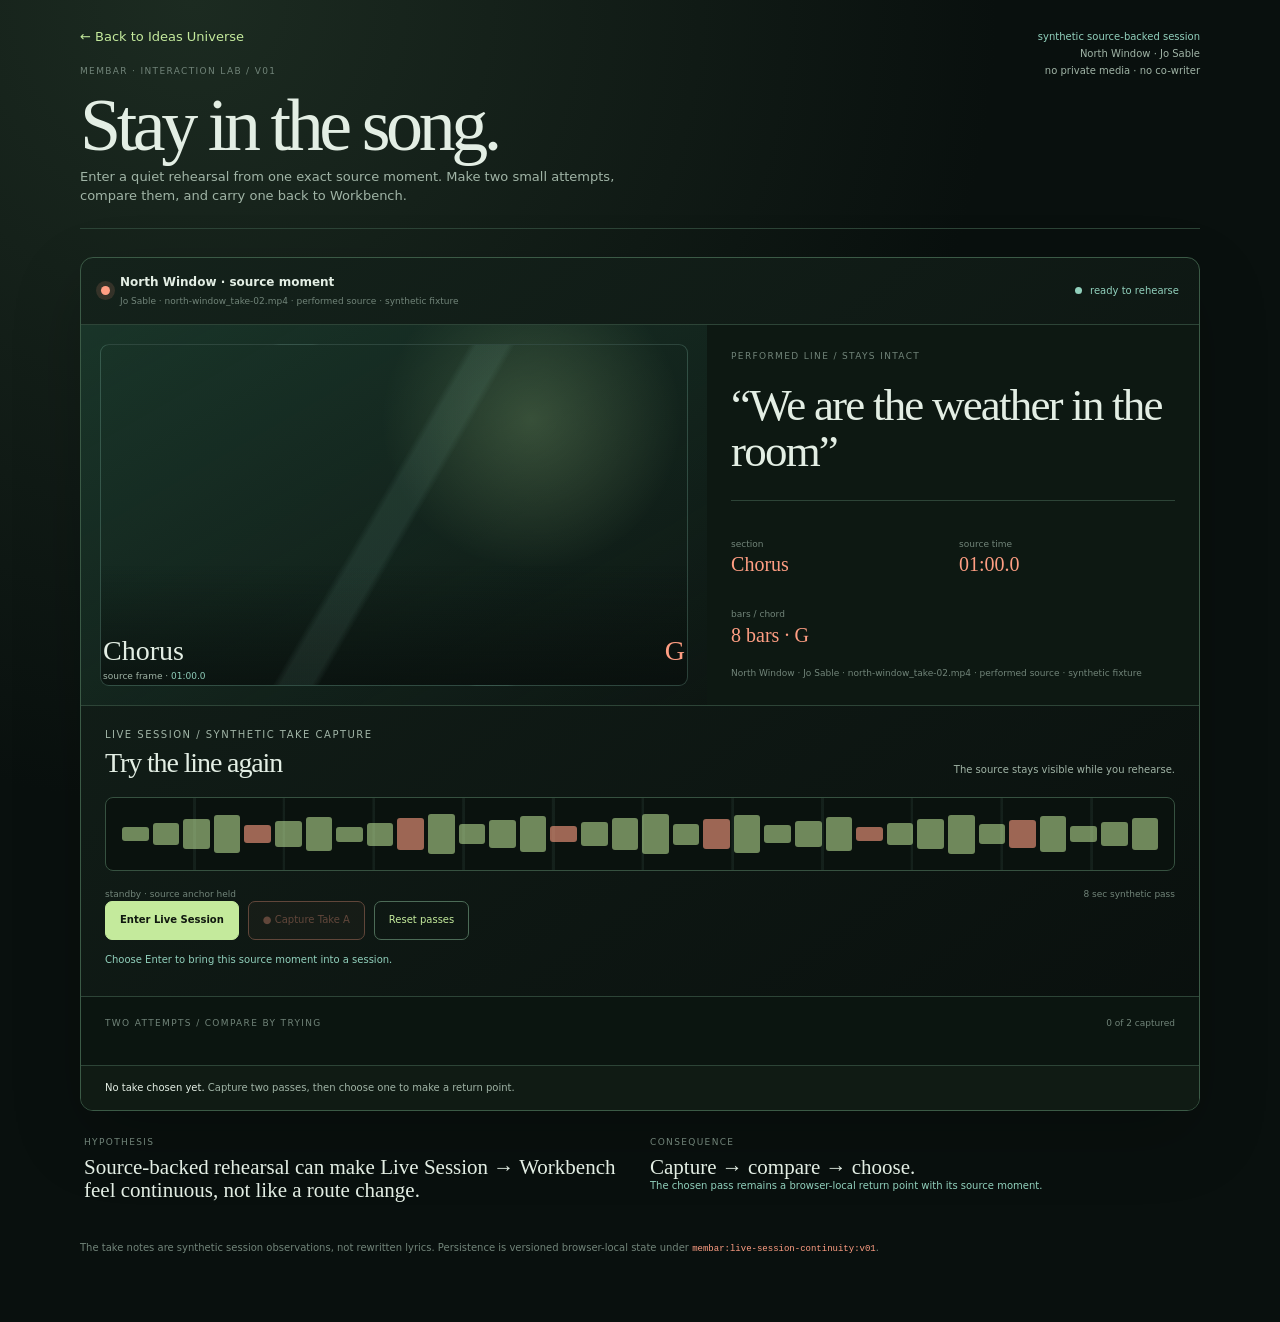
<file: archive/2026-07-31-universe-v1/live-session-continuity.html>
<!doctype html>
<html lang="en">
  <head>
    <meta charset="UTF-8" />
    <meta name="viewport" content="width=device-width, initial-scale=1" />
    <meta name="theme-color" content="#09100e" />
    <title>Membar Live Session — continuity lab</title>
    <link rel="stylesheet" href="live-session-continuity.css?v=13" />
  </head>
  <body>
    <main class="lab">
      <header class="top">
        <div class="top-copy"><a class="back" id="timelineBack" href="../../index.html#timeline">← Back to Ideas Universe</a><p class="eyebrow" style="margin-top:18px">MEMBAR · INTERACTION LAB / V01</p><h1>Stay in the song.</h1><p>Enter a quiet rehearsal from one exact source moment. Make two small attempts, compare them, and carry one back to Workbench.</p></div>
        <div class="fixture"><strong>synthetic source-backed session</strong><br /><span id="fixtureSong">North Window</span> · <span id="fixtureArtist">Jo Sable</span><br />no private media · no co-writer</div>
      </header>
      <section class="studio" aria-label="Live Session continuity instrument">
        <header class="studio-head"><div class="source-context"><i class="source-dot" aria-hidden="true"></i><div><strong>North Window · source moment</strong><small>Jo Sable · north-window_take-02.mp4 · performed evidence</small></div></div><div class="session-state" id="sessionState"><i></i><span id="sessionStateText">ready to rehearse</span></div></header>
        <div class="source-lane">
          <div class="source-frame"><div class="frame-label"><div><strong id="frameSection">Chorus</strong><span>source frame · <em id="frameTime">01:00.0</em></span></div><span class="frame-time" id="frameChord">G</span></div></div>
          <div class="source-read"><p class="eyebrow">performed line / stays intact</p><blockquote id="performedLine">“We are the weather in the room”</blockquote><div class="meta"><span><small>section</small><strong id="readSection">Chorus</strong></span><span><small>source time</small><strong id="readTime">01:00.0</strong></span><span><small>bars / chord</small><strong id="readBars">8 bars · G</strong></span></div><small id="sourceProvenance">One source moment anchors every rehearsal pass.</small></div>
        </div>
        <section class="rehearsal"><div class="rehearsal-head"><div><p class="eyebrow">live session / synthetic take capture</p><h2 id="rehearsalTitle">Try the line again</h2></div><p id="rehearsalHint">The source stays visible while you rehearse.</p></div><div class="meter" id="meter" aria-hidden="true"><div class="meter-bars" id="meterBars"></div></div><div class="meter-caption"><span id="meterLabel">standby · source anchor held</span><span>8 sec synthetic pass</span></div><div class="actions"><button class="primary" id="enterButton" type="button">Enter Live Session</button><button class="capture" id="captureButton" type="button" disabled>● Capture Take A</button><button class="secondary" id="resetButton" type="button">Reset passes</button></div><p class="status-line" id="statusLine" role="status">Choose Enter to bring this source moment into a session.</p></section>
        <section class="takes" aria-live="polite"><div class="takes-head"><p class="eyebrow">two attempts / compare by trying</p><small id="takeCount">0 of 2 captured</small></div><div class="take-grid"><button class="take-card" id="takeA" type="button" hidden><header><strong>Take A</strong><span class="selected-mark" hidden>selected</span></header><div class="take-note">held the final word open</div><footer><span>captured in Live Session</span><span>00:08</span></footer></button><button class="take-card" id="takeB" type="button" hidden><header><strong>Take B</strong><span class="selected-mark" hidden>selected</span></header><div class="take-note">leaned into the room tone</div><footer><span>captured in Live Session</span><span>00:08</span></footer></button></div></section>
        <div class="return-bar"><p id="returnText"><strong>No take chosen yet.</strong> Capture two passes, then choose one to make a return point.</p><button id="workbenchButton" type="button" hidden>Return chosen take to Workbench ↗</button></div>
      </section>
      <section class="proof"><div><p class="eyebrow">hypothesis</p><strong>Source-backed rehearsal can make Live Session → Workbench feel continuous, not like a route change.</strong></div><div><p class="eyebrow">consequence</p><strong>Capture → compare → choose.</strong><em> The chosen pass remains a browser-local return point with its source moment.</em></div></section>
      <p class="note">The take notes are synthetic session observations, not rewritten lyrics. Persistence is versioned browser-local state under <code>membar:live-session-continuity:v01</code>.</p>
    </main>
    <script src="../../timeline-handoff.js"></script><script src="live-session-continuity-state.js?v=14"></script>
    <script src="live-session-continuity.js?v=13"></script>
  </body>
</html>
</file>
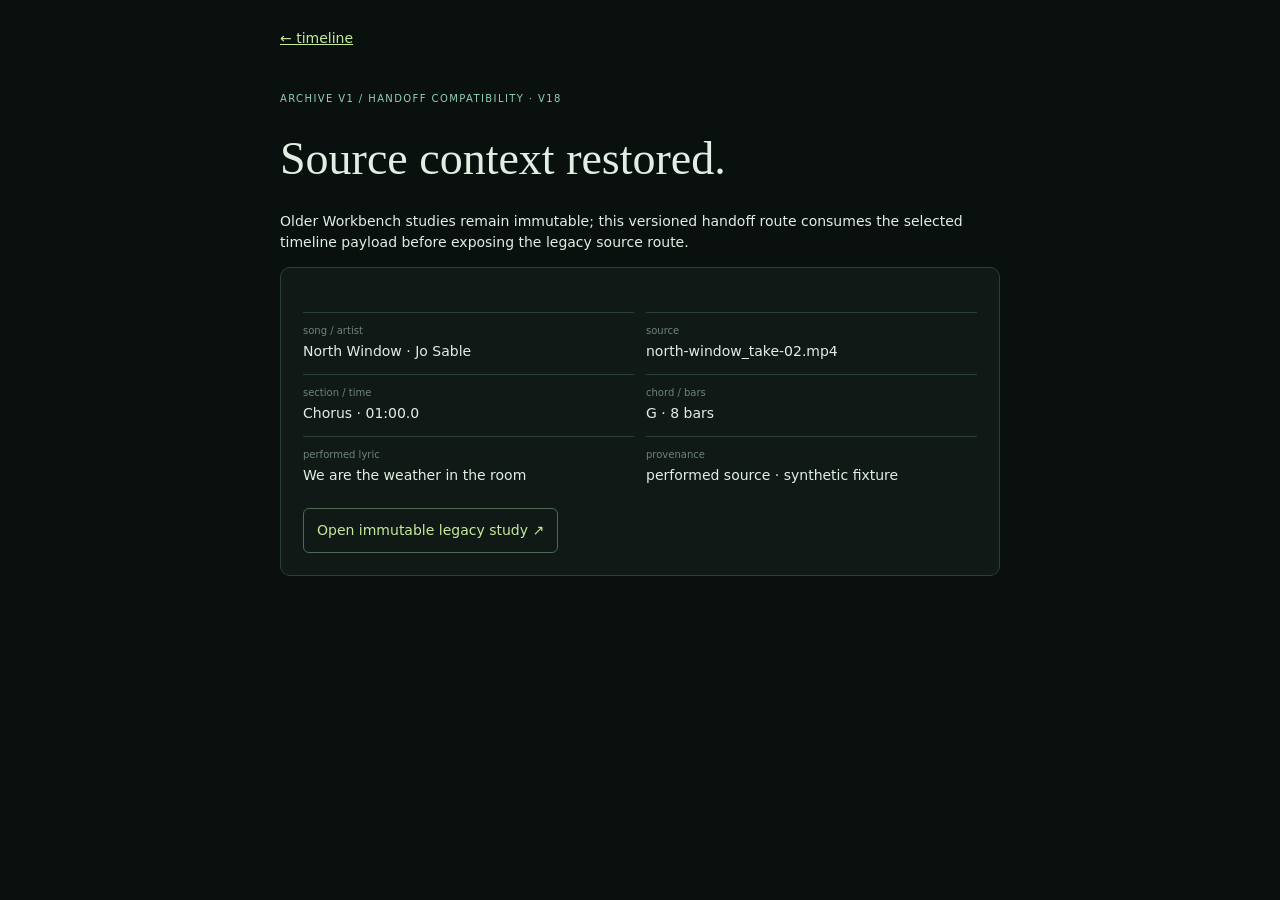
<file: archive/2026-07-31-universe-v1/source-video-workbench-v18.html>
<!doctype html>
<html lang="en">
  <head><meta charset="UTF-8" /><meta name="viewport" content="width=device-width, initial-scale=1" /><meta name="theme-color" content="#09100e" /><title>Membar — archived source handoff</title><style>body{margin:0;background:#09100e;color:#e1eee3;font:14px/1.5 system-ui,sans-serif}main{width:min(720px,calc(100% - 32px));margin:0 auto;padding:28px 0 60px}a{color:#c4ea9c}h1{font:46px Georgia,serif;font-weight:400;line-height:.95}.kicker{color:#91d0bc;font-size:10px;letter-spacing:.14em;text-transform:uppercase}.panel{border:1px solid #2b4035;border-radius:10px;padding:22px;background:#101916}.grid{display:grid;grid-template-columns:1fr 1fr;gap:12px;margin-top:22px}.item{border-top:1px solid #2b4035;padding-top:10px}.item small{display:block;color:#6f8477;font-size:10px}.item strong{display:block;color:#e1eee3;font-weight:500;margin-top:3px}.return{display:inline-block;margin-top:22px;padding:11px 13px;border:1px solid #496b55;border-radius:6px;text-decoration:none}@media(max-width:560px){h1{font-size:40px}.grid{grid-template-columns:1fr}}</style></head>
  <body><main><a href="../../index.html#timeline">← timeline</a><p class="kicker" style="margin-top:42px">ARCHIVE V1 / HANDOFF COMPATIBILITY · V18</p><h1 id="title">Source context restored.</h1><p>Older Workbench studies remain immutable; this versioned handoff route consumes the selected timeline payload before exposing the legacy source route.</p><section class="panel" aria-label="Source handoff context"><div class="grid"><div class="item"><small>song / artist</small><strong id="song"></strong></div><div class="item"><small>source</small><strong id="source"></strong></div><div class="item"><small>section / time</small><strong id="section"></strong></div><div class="item"><small>chord / bars</small><strong id="chord"></strong></div><div class="item"><small>performed lyric</small><strong id="lyric"></strong></div><div class="item"><small>provenance</small><strong id="provenance"></strong></div></div><a class="return" id="legacy" href="source-video-workbench.html">Open immutable legacy study ↗</a></section></main><script src="../../timeline-handoff-v17.js"></script><script>const H=window.MembarTimelineHandoff;const p=H.decode(new URLSearchParams(location.search).get('moment'))||H.contextFor({id:'archive-default'});const $=id=>document.getElementById(id);$('song').textContent=p.song+' · '+p.artist;$('source').textContent=p.source;$('section').textContent=p.section+' · '+p.time;$('chord').textContent=p.chord+' · '+p.bars;$('lyric').textContent=p.lyric;$('provenance').textContent=p.provenance;document.getElementById('legacy').href='source-video-workbench.html?at='+encodeURIComponent(p.seconds);</script></body>
</html>
</file>
<file: timeline-v17.css>
:root{--bg:#080b0d;--panel:#101619;--panel-2:#151e20;--text:#e6e2d7;--muted:#9b9c94;--quiet:#626a68;--line:rgba(224,230,216,.13);--coral:#e5a17f;--teal:#8fccc0;--gold:#d8bd73;--violet:#a9a0ed;--serif:Georgia,'Times New Roman',serif;font-family:Inter,ui-sans-serif,system-ui,-apple-system,BlinkMacSystemFont,'Segoe UI',sans-serif;color:var(--text);background:var(--bg);font-synthesis:none}*{box-sizing:border-box}html{scroll-behavior:smooth}body{margin:0;min-width:320px;background:radial-gradient(circle at 72% 0%,rgba(83,92,92,.11),transparent 38rem),var(--bg)}button,a,input{font:inherit}button{cursor:pointer}.timeline-app{width:min(1160px,100% - 40px);margin:0 auto;padding:24px 0 48px}.topbar{display:flex;align-items:center;justify-content:space-between;gap:20px;padding-bottom:26px;border-bottom:1px solid var(--line)}.wordmark{display:flex;align-items:center;gap:9px;color:var(--text);font-family:var(--serif);font-size:20px;text-decoration:none}.mark{width:12px;height:12px;border:1px solid var(--coral);border-radius:50%;box-shadow:0 0 0 4px rgba(229,161,127,.09),0 0 18px rgba(229,161,127,.35)}.topbar-meta{display:flex;align-items:center;gap:18px;color:var(--quiet);font-size:10px}.synthetic{letter-spacing:.08em;text-transform:uppercase}.synthetic i{display:inline-block;width:6px;height:6px;margin-right:6px;border-radius:50%;background:var(--teal);box-shadow:0 0 9px var(--teal)}.archive-link{color:var(--muted);text-decoration:none;border-bottom:1px solid rgba(230,226,215,.25);padding-bottom:3px}.archive-link:hover,.archive-link:focus{color:var(--text);border-color:var(--coral)}.intro{display:flex;align-items:end;justify-content:space-between;gap:32px;padding:66px 0 30px}.eyebrow{color:var(--coral);font-size:9px;letter-spacing:.18em;text-transform:uppercase;margin:0 0 11px}.intro h1{font:400 clamp(42px,7vw,88px)/.92 var(--serif);letter-spacing:-.07em;margin:0}.intro h1 em{color:var(--coral);font-style:italic}.intro-note{max-width:250px;color:var(--muted);font:italic 18px/1.35 var(--serif);margin:0 0 8px}.world{--hue:16;--glow:rgba(229,161,127,.55);--world-accent:var(--coral);position:relative;isolation:isolate;min-height:390px;overflow:hidden;border:1px solid rgba(229,161,127,.23);background:linear-gradient(120deg,#1d1514,#101819 58%,#0d1015);border-radius:8px;padding:34px;transition:background .6s ease,border-color .6s ease}.world:before{content:"";position:absolute;inset:0;z-index:-2;background:radial-gradient(circle at 77% 38%,hsla(var(--hue),64%,61%,.31),transparent 13rem),radial-gradient(circle at 65% 80%,hsla(calc(var(--hue) + 38),70%,55%,.14),transparent 18rem)}.world:after{content:"";position:absolute;inset:0;z-index:-3;background:linear-gradient(105deg,transparent 0 45%,rgba(255,255,255,.035) 46%,transparent 54%),repeating-linear-gradient(0deg,transparent 0 25px,rgba(255,255,255,.015) 26px)}.world-copy{position:relative;z-index:3;max-width:480px}.world-meta{display:flex;gap:12px;align-items:center;color:var(--muted);font-size:10px;letter-spacing:.08em;text-transform:uppercase}.world-status{color:var(--world-accent);border:1px solid color-mix(in srgb,var(--world-accent),transparent 60%);border-radius:99px;padding:5px 8px}.world h2{font:400 clamp(32px,5vw,66px)/.95 var(--serif);letter-spacing:-.06em;margin:30px 0 12px;max-width:560px}.world p{color:var(--muted);font-size:14px;line-height:1.5;margin:0 0 26px;max-width:340px}.source-chip{display:inline-flex;align-items:center;gap:8px;padding:9px 11px;color:var(--text);font-size:10px;background:rgba(8,11,13,.44);border:1px solid rgba(230,226,215,.17);border-radius:4px}.source-dot{width:7px;height:7px;border-radius:50%;background:var(--world-accent);box-shadow:0 0 10px var(--world-accent)}.world-index{position:absolute;right:30px;top:27px;color:var(--quiet);font:italic 18px var(--serif)}.world-orbit{position:absolute;z-index:-1;right:8%;top:16%;width:min(43vw,400px);aspect-ratio:1;border:1px solid rgba(230,226,215,.12);border-radius:50%;transform:rotate(-16deg)}.world-orbit:before,.world-orbit:after{content:"";position:absolute;border-radius:50%;background:var(--world-accent);box-shadow:0 0 22px var(--glow)}.world-orbit:before{width:10px;height:10px;left:9%;top:23%}.world-orbit:after{width:6px;height:6px;right:4%;bottom:21%}.orbit-b{width:min(31vw,280px);right:18%;top:29%;transform:rotate(49deg);border-color:rgba(230,226,215,.07)}.orbit-b:before{width:6px;height:6px;left:18%;top:13%;background:var(--teal)}.world-core{position:absolute;z-index:-1;right:24%;top:27%;width:180px;height:180px;border-radius:50%;background:radial-gradient(circle,rgba(255,237,201,.8) 0 2%,hsla(var(--hue),76%,64%,.7) 4%,hsla(var(--hue),75%,50%,.13) 36%,transparent 69%);filter:blur(.2px);box-shadow:0 0 80px var(--glow)}.world-core span{position:absolute;inset:24%;border-radius:50%;border:1px solid rgba(255,255,255,.25)}.world-meter{position:absolute;z-index:2;right:36px;bottom:30px;display:flex;align-items:end;gap:3px;height:64px;width:130px}.world-meter span{display:block;flex:1;height:var(--bar,40%);border-top:1px solid var(--world-accent);background:linear-gradient(to top,hsla(var(--hue),70%,58%,.08),transparent);transition:height .25s ease}.world-meter span:nth-child(2n){--bar:70%}.world-meter span:nth-child(3n){--bar:32%}.world-meter span:nth-child(4n){--bar:84%}.transport{padding:20px 0 16px}.transport-controls{display:flex;align-items:center;gap:10px;min-height:44px}.play-button,.hold-button{border-radius:4px;padding:12px 15px;border:1px solid var(--line);font-size:11px}.play-button{display:inline-flex;align-items:center;gap:9px;background:var(--coral);color:#241718;border-color:var(--coral);font-weight:700}.play-button[aria-pressed=true]{background:var(--teal);border-color:var(--teal)}.play-icon{font-size:9px}.hold-button{background:transparent;color:var(--text)}.hold-button:hover,.hold-button:focus{border-color:var(--coral)}.transport-state{color:var(--quiet);font-size:10px;margin-left:auto}.scrub-wrap{position:relative;margin-top:24px;padding:0 2px}.scrub-wrap input{display:block;width:100%;height:24px;accent-color:var(--coral);cursor:ew-resize}.scrub-wrap input:focus{outline:2px solid rgba(229,161,127,.45);outline-offset:4px}.scrub-ticks{position:absolute;left:8px;right:8px;top:10px;display:flex;justify-content:space-between;pointer-events:none}.scrub-ticks i{width:5px;height:5px;border-radius:50%;background:var(--quiet);box-shadow:0 0 0 3px var(--bg)}.scrub-ticks i.is-active{background:var(--coral)}.scrub-dates{display:flex;justify-content:space-between;color:var(--quiet);font-size:9px;letter-spacing:.08em;text-transform:uppercase}.timeline-body{border-top:1px solid var(--line);padding-top:30px}.section-heading{display:flex;align-items:end;justify-content:space-between;gap:20px}.section-heading h2{font:400 32px var(--serif);letter-spacing:-.05em;margin:0}.filter-buttons{display:flex;gap:5px}.filter{border:0;background:transparent;color:var(--quiet);padding:8px 9px;font-size:10px;text-transform:uppercase;letter-spacing:.1em}.filter.is-active,.filter:hover,.filter:focus{color:var(--coral)}.timeline-grid{display:grid;grid-template-columns:minmax(0,1.2fr) minmax(300px,.8fr);gap:20px;margin-top:20px}.moment-list{display:grid;gap:5px}.moment-item{display:grid;grid-template-columns:62px 12px minmax(0,1fr) auto;align-items:center;gap:12px;min-height:72px;text-align:left;padding:12px 13px;border:1px solid transparent;border-radius:5px;background:rgba(255,255,255,.02);color:var(--text)}.moment-item:hover,.moment-item:focus{background:rgba(229,161,127,.06);border-color:rgba(229,161,127,.25)}.moment-item.is-selected{background:rgba(229,161,127,.1);border-color:rgba(229,161,127,.45)}.moment-date{color:var(--quiet);font:italic 15px var(--serif)}.moment-dot{width:8px;height:8px;border-radius:50%;background:var(--accent);box-shadow:0 0 0 4px color-mix(in srgb,var(--accent),transparent 84%)}.moment-copy{min-width:0}.moment-copy strong{display:block;font:500 15px var(--serif);white-space:nowrap;overflow:hidden;text-overflow:ellipsis}.moment-copy small{display:block;color:var(--muted);font-size:10px;margin-top:5px;white-space:nowrap;overflow:hidden;text-overflow:ellipsis}.moment-change{color:var(--accent);font-size:8px;letter-spacing:.1em;text-transform:uppercase}.moment-detail{align-self:start;min-height:270px;padding:22px;background:var(--panel);border:1px solid var(--line);border-radius:5px}.detail-top{display:flex;justify-content:space-between;gap:14px;color:var(--quiet);font-size:10px}.detail-change{color:var(--accent);text-transform:uppercase;letter-spacing:.1em}.moment-detail h3{font:400 27px/1 var(--serif);letter-spacing:-.05em;margin:28px 0 10px}.detail-hypothesis{color:var(--muted);font:italic 17px/1.35 var(--serif);margin:0 0 20px}.detail-meta{display:grid;grid-template-columns:repeat(3,1fr);gap:10px;border-top:1px solid var(--line);padding-top:14px}.detail-meta span{display:grid;gap:4px}.detail-meta small{color:var(--quiet);font-size:8px;text-transform:uppercase;letter-spacing:.1em}.detail-meta strong{font-size:11px;font-weight:500}.edges{display:flex;flex-wrap:wrap;gap:5px;margin-top:18px}.edge{border:1px solid var(--line);border-radius:99px;padding:5px 7px;color:var(--muted);font-size:9px}.reopen{display:flex;align-items:center;justify-content:space-between;gap:10px;width:100%;margin-top:22px;padding:12px;background:var(--coral);color:#241718;text-decoration:none;border-radius:4px;font-size:10px;font-weight:700}.reopen span{font-size:15px}.held-note{color:var(--teal);font-size:10px;margin:10px 0 0}.footer{display:flex;justify-content:space-between;gap:20px;border-top:1px solid var(--line);margin-top:34px;padding-top:18px;color:var(--quiet);font-size:9px;letter-spacing:.04em}.motion-toggle{display:flex;align-items:center;gap:6px}.motion-toggle input{accent-color:var(--teal)}.sr-only{position:absolute;width:1px;height:1px;padding:0;margin:-1px;overflow:hidden;clip:rect(0,0,0,0);white-space:nowrap;border:0}@media(max-width:720px){.timeline-app{width:min(100% - 24px,560px);padding-top:14px}.topbar{align-items:flex-start;padding-bottom:18px}.topbar-meta{display:grid;justify-items:end;gap:8px;font-size:8px}.intro{display:block;padding:44px 0 24px}.intro h1{font-size:54px}.intro-note{font-size:16px;margin:20px 0 0}.world{min-height:460px;padding:23px 19px}.world h2{font-size:42px;margin-top:23px}.world-orbit{right:-15%;top:31%;width:380px}.orbit-b{right:2%;top:42%;width:280px}.world-core{right:22%;top:37%;width:150px;height:150px}.world-meter{right:20px;bottom:22px;width:110px}.world-index{right:20px;top:20px}.transport-controls{flex-wrap:wrap}.transport-state{width:100%;margin:2px 0 0}.timeline-grid{display:block}.moment-detail{margin-top:12px}.section-heading{display:block}.filter-buttons{margin-top:15px}.moment-item{grid-template-columns:52px 10px minmax(0,1fr);gap:9px}.moment-change{grid-column:3}.footer{display:grid;gap:12px}.scrub-dates{font-size:8px}}@media(prefers-reduced-motion:reduce){*,*:before,*:after{animation-duration:.01ms!important;animation-iteration-count:1!important;scroll-behavior:auto!important;transition-duration:.01ms!important}.world-orbit,.world-core{transform:none}}.reduce-motion *, .reduce-motion *:before,.reduce-motion *:after{animation:none!important;transition:none!important}.reduce-motion .world-orbit,.reduce-motion .world-core{transform:none}
</file>
<file: timeline-mobile-v17.css>
@media (max-width: 720px) {
  .intro h1,
  .world h2 {
    overflow-wrap: anywhere;
  }

  .intro h1 { font-size: 48px; }
  .world h2 { font-size: 36px; }
}
</file>
<file: archive/2026-07-31-universe-v1/styles.css>
:root{color-scheme:dark;--bg:#0b0e0f;--panel:#111617;--panel-2:#151b1b;--text:#edf0e9;--muted:#8d9994;--quiet:#61706b;--line:rgba(202,224,212,.12);--line-strong:rgba(202,224,212,.25);--coral:#e0a27f;--coral-bright:#f2b894;--violet:#a49aed;--lime:#b8ce75;--teal:#7da9a1;--sans:ui-sans-serif,-apple-system,BlinkMacSystemFont,"Segoe UI",sans-serif;--serif:Georgia,"Times New Roman",serif}
*{box-sizing:border-box}html{scroll-behavior:smooth}body{margin:0;background:var(--bg);color:var(--text);font-family:var(--sans);-webkit-font-smoothing:antialiased}button,input{font:inherit}button{cursor:pointer}.app-shell{max-width:1480px;margin:0 auto;padding:0 36px 72px}.topbar{height:76px;border-bottom:1px solid var(--line);display:flex;align-items:center;justify-content:space-between}.wordmark{color:var(--text);text-decoration:none;display:inline-flex;gap:11px;align-items:center;font-size:15px;letter-spacing:.03em}.wordmark-mark{display:block;width:17px;height:17px;border-radius:50%;border:1px solid var(--coral);box-shadow:inset 0 0 0 4px var(--bg),0 0 0 1px rgba(224,162,127,.35)}.topbar-meta,.quiet-status,.recording-bar,.recording-bar>div,.recording-actions,.focus-meta,.source-card-top,.source-controls,.decision-row,.prototype-footer,.learning-strip{display:flex;align-items:center}.topbar-meta{gap:18px;color:var(--muted);font-size:12px}.status-dot,.recording-dot{display:inline-block;width:6px;height:6px;background:var(--coral);border-radius:50%;margin-right:7px;box-shadow:0 0 0 4px rgba(224,162,127,.08)}.icon-button{color:var(--muted);border:1px solid var(--line);background:transparent;border-radius:50%;width:31px;height:31px}.universe-view{padding-top:52px}.universe-heading{display:flex;justify-content:space-between;align-items:end;gap:24px}.eyebrow{color:var(--quiet);font-size:10px;letter-spacing:.16em;text-transform:uppercase;margin:0 0 10px}h1,h2,h3,p{margin-top:0}h1{font-family:var(--serif);font-size:clamp(40px,5vw,64px);font-weight:400;letter-spacing:-.04em;margin-bottom:10px}.lede{color:var(--muted);font-size:15px;line-height:1.6;max-width:480px;margin-bottom:0}.focus-button,.primary-button{background:var(--coral);color:#211816;border:0;border-radius:4px;padding:12px 16px;font-weight:650;font-size:12px;letter-spacing:.01em}.focus-button span{padding-left:12px}.universe-toolbar{display:flex;justify-content:space-between;align-items:center;gap:20px;margin:40px 0 18px}.search-field{display:flex;align-items:center;gap:9px;width:min(380px,100%);border-bottom:1px solid var(--line-strong);color:var(--quiet);padding:10px 0}.search-field input{color:var(--text);background:transparent;border:0;outline:0;width:100%;font-size:13px}.search-field input::placeholder{color:var(--quiet)}.filter-row{display:flex;gap:6px}.filter{color:var(--muted);background:transparent;border:1px solid transparent;border-radius:999px;padding:8px 11px;font-size:11px}.filter span{color:var(--quiet);padding-left:4px}.filter.is-active{color:var(--text);border-color:var(--line-strong);background:var(--panel-2)}.universe-layout{display:grid;grid-template-columns:minmax(0,1.55fr) minmax(300px,.75fr);gap:18px}.map-card,.ideas-list,.prototype-shell,.learning-strip{border:1px solid var(--line);background:var(--panel);border-radius:8px}.map-header{min-height:78px;padding:20px 22px;display:flex;justify-content:space-between;gap:20px;border-bottom:1px solid var(--line)}.map-header .eyebrow{margin-bottom:5px}.map-caption{color:var(--muted);font-size:12px;margin:0}.map-zoom{color:var(--quiet);font-size:11px;align-self:center}.map-canvas{position:relative;min-height:560px;overflow:hidden;background-image:linear-gradient(rgba(200,220,210,.035) 1px,transparent 1px),linear-gradient(90deg,rgba(200,220,210,.035) 1px,transparent 1px);background-size:42px 42px}.map-canvas:after{content:"";position:absolute;inset:28% 34%;background:radial-gradient(ellipse,rgba(224,162,127,.1),transparent 65%);pointer-events:none}.map-lines{position:absolute;inset:0;width:100%;height:100%;overflow:visible}.map-lines path{fill:none;stroke:rgba(224,162,127,.27);stroke-width:1.2;stroke-dasharray:4 7}.map-node{position:absolute;z-index:1;width:156px;min-height:110px;border-radius:6px;text-align:left;padding:14px;color:var(--text);border:1px solid rgba(224,162,127,.26);border-top:2px solid var(--accent);background:rgba(18,24,23,.93);transition:transform .2s,border-color .2s,box-shadow .2s}.map-node:hover,.map-node.is-selected{transform:translateY(-3px);border-color:var(--accent);box-shadow:0 15px 38px rgba(0,0,0,.26)}.node-center{left:calc(50% - 78px);top:calc(50% - 55px);width:180px;min-height:132px;padding:17px}.node-live{left:5%;top:9%}.node-galaxy{right:5%;top:9%}.node-artboard{left:5%;bottom:9%}.node-home{right:5%;bottom:9%}.node-source{left:calc(50% - 78px);top:4%;transform:scale(.86);opacity:.8}.node-source:hover{transform:translateY(-3px) scale(.86)}.node-kicker,.node-state{display:block;color:var(--quiet);font-size:9px;letter-spacing:.1em;text-transform:uppercase}.node-kicker{margin-bottom:10px;color:var(--accent)}.map-node strong{display:block;font-size:13px;line-height:1.25;font-weight:550}.node-state{margin-top:14px;letter-spacing:.03em;text-transform:none}.map-legend{position:absolute;bottom:17px;left:20px;z-index:2;display:flex;gap:15px;color:var(--quiet);font-size:10px}.legend-dot,.footer-dot{display:inline-block;width:6px;height:6px;border-radius:50%;margin-right:5px}.legend-dot.coral,.footer-dot.coral{background:var(--coral)}.legend-dot.violet,.footer-dot.violet{background:var(--violet)}.legend-dot.lime{background:var(--lime)}.footer-dot.neutral{background:var(--quiet)}.ideas-list{padding:18px 0 14px}.list-heading{display:flex;justify-content:space-between;color:var(--muted);font-size:11px;padding:0 18px 12px}.list-count{color:var(--quiet)}.list-item{width:100%;display:grid;grid-template-columns:8px 1fr auto;align-items:center;gap:11px;padding:13px 18px;text-align:left;border:0;border-top:1px solid var(--line);color:var(--text);background:transparent}.list-item:hover,.list-item.is-selected{background:var(--panel-2)}.list-swatch{height:31px;width:3px;border-radius:4px;background:var(--accent)}.list-item strong,.list-item small{display:block}.list-item strong{font-size:12px;font-weight:550}.list-item small{color:var(--quiet);font-size:10px;margin-top:4px}.list-arrow{color:var(--quiet)}.list-note{color:var(--quiet);line-height:1.55;font-size:11px;padding:14px 18px 0;margin:0}.focus-view{display:none;padding-top:52px}.focus-view.is-visible{display:block}.universe-view.is-hidden{display:none}.back-button,.close-lens,#resetButton{color:var(--muted);border:0;background:transparent;padding:0;font-size:12px}.back-button{margin-bottom:28px}.close-lens{color:var(--quiet);font-size:23px;line-height:1}.focus-heading{display:flex;justify-content:space-between;align-items:end;gap:25px;margin-bottom:34px}.focus-heading h2{font-family:var(--serif);font-size:clamp(34px,4vw,54px);font-weight:400;letter-spacing:-.04em;margin-bottom:14px}.focus-description{color:var(--muted);font-size:13px;line-height:1.6;max-width:600px;margin:0}.hypothesis-mark{color:var(--coral);text-transform:uppercase;letter-spacing:.12em;font-size:9px;padding-right:9px}.focus-meta{gap:14px;flex-direction:column;align-items:end;color:var(--quiet);font-size:10px}.status-pill{border:1px solid rgba(224,162,127,.28);color:var(--coral);border-radius:999px;padding:7px 10px}.status-pill i{display:inline-block;width:5px;height:5px;background:var(--coral);border-radius:50%;margin-right:5px}.prototype-shell{overflow:hidden}.recording-bar{justify-content:space-between;min-height:58px;padding:14px 22px;background:var(--panel-2);border-bottom:1px solid var(--line);font-size:12px}.recording-bar>div{gap:9px}.recording-dot{margin:0}.muted{color:var(--quiet)}.recording-actions{gap:17px}.source-badge{color:var(--teal);border:1px solid rgba(125,169,161,.3);padding:4px 7px;border-radius:3px;font-size:9px;text-transform:uppercase;letter-spacing:.09em}.prototype-grid{display:grid;grid-template-columns:minmax(0,1.13fr) minmax(330px,.87fr)}.lyric-panel,.correction-panel{padding:25px 28px 28px}.lyric-panel{border-right:1px solid var(--line);min-height:520px}.panel-heading{display:flex;align-items:start;justify-content:space-between;gap:14px;margin-bottom:26px}.panel-heading .eyebrow{margin-bottom:8px}.panel-heading h3{font-size:15px;font-weight:550;margin:0}.panel-heading h3 span{color:var(--quiet);font-size:11px;font-weight:400}.confidence-badge{color:var(--quiet);font-size:10px;padding-top:5px;white-space:nowrap}.section-marker{display:flex;align-items:center;gap:13px;margin:16px 0 4px 47px;color:var(--quiet)}.chord-label{color:var(--coral);font-size:12px;width:24px}.bar-lines{display:flex;gap:2px;flex:1}.bar-lines i{display:block;height:1px;flex:1;background:var(--line-strong)}.section-time{font-size:9px;width:34px}.lyric-line{width:100%;display:flex;gap:14px;align-items:baseline;text-align:left;padding:9px 10px;color:var(--text);background:transparent;border:1px solid transparent;border-radius:4px;font-family:var(--serif);font-size:clamp(17px,2vw,22px);line-height:1.35}.lyric-line:hover,.lyric-line.is-active{background:rgba(224,162,127,.07);border-color:rgba(224,162,127,.23)}.lyric-line .line-time{color:var(--quiet);font-family:var(--sans);font-size:10px;min-width:33px}.lyric-line strong{font-weight:400;color:var(--coral-bright);border-bottom:1px dotted var(--coral)}.lyric-line strong.uncertain{color:var(--coral);border-bottom:2px dotted var(--coral)}.hint-row{margin:30px 10px 0 47px;padding-top:17px;border-top:1px solid var(--line);color:var(--quiet);font-size:11px}.hint-icon{color:var(--coral);padding-right:5px}.correction-panel{background:rgba(21,27,27,.72)}.source-card{background:#0c1111;border:1px solid var(--line);padding:16px;border-radius:5px;margin-bottom:22px}.source-card-top{gap:10px}.source-icon{color:var(--coral);border:1px solid rgba(224,162,127,.3);border-radius:50%;width:28px;height:28px;display:grid;place-items:center;font-size:12px}.source-card-top strong,.source-card-top small{display:block}.source-card-top strong{font-size:12px;font-weight:550}.source-card-top small{color:var(--quiet);font-size:10px;margin-top:3px}.source-confidence{color:var(--coral);margin-left:auto;font-size:11px}.waveform{display:flex;gap:3px;align-items:center;position:relative;margin:20px 0 9px;height:44px;padding:0 3px;outline:0}.waveform:focus-visible{box-shadow:0 0 0 2px rgba(224,162,127,.45)}.waveform i{display:block;flex:1;height:var(--h);min-width:2px;max-height:38px;background:rgba(224,162,127,.42);border-radius:2px}.waveform i:nth-child(-n+13){background:rgba(224,162,127,.72)}.playhead{position:absolute;top:-5px;bottom:-5px;left:41%;width:1px;background:var(--coral-bright);z-index:1;box-shadow:0 0 8px rgba(242,184,148,.6)}.playhead:before{content:"";position:absolute;top:-2px;left:-3px;width:7px;height:7px;background:var(--coral-bright);border-radius:50%}.source-controls{justify-content:space-between;color:var(--quiet);font-size:9px}.source-controls button{color:var(--coral-bright);background:transparent;border:0;padding:0;font-size:11px}.word-review{margin-bottom:20px}.review-label{color:var(--quiet);text-transform:uppercase;letter-spacing:.12em;font-size:9px;margin:0 0 7px}.heard-word{display:flex;align-items:baseline;gap:10px;padding:1px 0 18px}.heard-word>span:first-child{font-family:var(--serif);font-size:26px}.heard-note{color:var(--quiet);font-size:10px}.candidate-list{border-top:1px solid var(--line)}.candidate{width:100%;display:flex;align-items:center;justify-content:space-between;background:transparent;color:var(--muted);border:0;border-bottom:1px solid var(--line);padding:10px 2px;text-align:left}.candidate:hover,.candidate.is-selected{color:var(--text)}.candidate.is-selected strong{color:var(--coral-bright)}.candidate strong,.candidate small{display:block}.candidate strong{font-family:var(--serif);font-size:17px;font-weight:400}.candidate small{color:var(--quiet);font-family:var(--sans);font-size:9px;margin-top:2px}.candidate>span:last-child{color:var(--quiet);font-size:10px}.decision-row{gap:8px;margin-top:10px}.secondary-button{color:var(--muted);background:transparent;border:1px solid var(--line-strong);border-radius:4px;padding:11px 12px;font-size:10px;flex:1}.primary-button{padding:12px;flex:1;font-size:10px}.preserve-note{color:var(--quiet);font-size:10px;line-height:1.45;margin:12px 2px 0}.preserve-note span{color:var(--teal);font-size:14px;padding-right:4px}.saved-note{opacity:0;pointer-events:none;display:flex;gap:8px;margin-top:16px;padding:10px;color:var(--teal);background:rgba(125,169,161,.08);border:1px solid rgba(125,169,161,.2);border-radius:4px;font-size:11px;transition:opacity .2s}.saved-note.is-visible{opacity:1}.saved-note small,.saved-note strong{display:block}.saved-note small{color:var(--muted);font-size:9px;margin-top:3px}.saved-note>span:first-child{font-size:14px}.prototype-footer{justify-content:space-between;gap:20px;border-top:1px solid var(--line);padding:14px 22px;color:var(--quiet);font-size:10px}.prototype-footer>span{white-space:nowrap}.prototype-footer #resetButton{margin-left:auto;font-size:10px;text-decoration:underline;text-underline-offset:3px}.learning-strip{margin-top:17px;padding:21px 24px;justify-content:space-between;gap:28px}.learning-strip>div{flex:1}.learning-strip strong{font-family:var(--serif);font-size:16px;font-weight:400;line-height:1.35}.learning-arrow{color:var(--coral);font-size:22px}body.light{--bg:#eceee8;--panel:#f9faf6;--panel-2:#f1f3ee;--text:#15201d;--muted:#54615c;--quiet:#82908a;--line:rgba(25,48,41,.13);--line-strong:rgba(25,48,41,.25)}.light .map-canvas{background-image:linear-gradient(rgba(40,75,60,.06) 1px,transparent 1px),linear-gradient(90deg,rgba(40,75,60,.06) 1px,transparent 1px)}.light .map-node{background:rgba(248,250,246,.94)}.light .source-card{background:#edf1ec}.light .correction-panel{background:rgba(241,243,238,.7)}
@media(max-width:900px){.app-shell{padding:0 20px 50px}.universe-layout{grid-template-columns:1fr}.ideas-list{display:grid;grid-template-columns:1fr 1fr}.list-heading,.list-note{grid-column:1/-1}.list-item{border-right:1px solid var(--line)}.prototype-grid{grid-template-columns:1fr}.lyric-panel{border-right:0;border-bottom:1px solid var(--line)}.map-canvas{min-height:500px}.node-source{display:none}}
@media(max-width:620px){.app-shell{padding:0 14px 35px}.topbar{height:64px}.quiet-status{display:none}.universe-view,.focus-view{padding-top:30px}.universe-heading,.universe-toolbar,.focus-heading{display:block}.universe-heading h1{font-size:48px}.focus-button{margin-top:24px}.universe-toolbar{margin-top:28px}.filter-row{margin-top:15px;overflow:auto;padding-bottom:2px}.map-header{padding:16px}.map-canvas{min-height:580px}.map-node{width:135px;min-height:100px;padding:12px}.node-center{left:calc(50% - 67px);top:calc(50% - 50px);width:155px}.node-live{left:5%;top:7%}.node-galaxy{right:5%;top:7%}.node-artboard{left:5%;bottom:7%}.node-home{right:5%;bottom:7%}.map-legend{left:14px;bottom:12px;gap:8px;font-size:9px}.map-lines{opacity:.75}.ideas-list{display:block}.list-item{border-right:0}.list-note{padding-bottom:4px}.focus-meta{align-items:start;margin-top:22px}.recording-bar{display:block;padding:14px 16px}.recording-actions{margin-top:10px}.lyric-panel,.correction-panel{padding:21px 16px}.lyric-line{gap:8px;font-size:18px;padding-left:4px;padding-right:4px}.lyric-line .line-time{min-width:30px}.section-marker{margin-left:36px}.hint-row{margin-left:36px}.source-controls{align-items:start;gap:10px}.decision-row{align-items:stretch}.decision-row button{min-height:44px}.prototype-footer{flex-wrap:wrap;padding:13px 16px}.prototype-footer #resetButton{width:100%;margin-left:0;text-align:left}.learning-strip{display:block;padding:18px}.learning-arrow{display:block;margin:15px 0}}
:root{--extra-node-scale:.78}.node-workbench{left:calc(50% - 78px);bottom:4%;transform:scale(.82);opacity:.82}.node-workbench:hover{transform:translateY(-3px) scale(.82)}.node-archive{right:27%;top:2%;transform:scale(.78);opacity:.75}.node-archive:hover{transform:translateY(-3px) scale(.78)}.node-phonetics{left:27%;bottom:2%;transform:scale(.78);opacity:.75}.node-phonetics:hover{transform:translateY(-3px) scale(.78)}.node-structure{right:2%;bottom:2%;transform:scale(.78);opacity:.75}.node-structure:hover{transform:translateY(-3px) scale(.78)}.node-rhymes{left:2%;top:39%;transform:scale(.78);opacity:.75}.node-rhymes:hover{transform:translateY(-3px) scale(.78)}
.heading-actions{display:flex;align-items:center;gap:9px}.quiet-action{color:var(--muted);background:transparent;border:1px solid var(--line);border-radius:4px;padding:11px 13px;font-size:11px}.quiet-action span{color:var(--coral);padding-left:5px}.map-controls{display:flex;align-items:center;gap:7px;color:var(--quiet);font-size:10px}.map-control{width:25px;height:25px;color:var(--muted);border:1px solid var(--line);background:transparent;border-radius:50%;line-height:1}.scale-strip{display:flex;align-items:center;gap:9px;min-height:42px;margin:0 0 18px;padding:0 14px;border:1px solid var(--line);border-radius:5px;color:var(--quiet);font-size:10px;background:rgba(21,27,27,.58)}.scale-strip strong{color:var(--text);font-size:11px;font-weight:550}.scale-orbit{width:9px;height:9px;border:1px solid var(--coral);border-radius:50%;box-shadow:0 0 0 4px rgba(224,162,127,.08)}.scale-strip button{margin-left:auto;color:var(--coral);background:transparent;border:0;font-size:10px;text-decoration:underline;text-underline-offset:3px}.scale-state{color:var(--muted);margin-left:auto}.focus-revisit{margin:0!important;text-decoration:none!important}.focus-drawer{margin-top:18px;padding:22px 24px;border:1px solid rgba(224,162,127,.3);border-radius:8px;background:linear-gradient(110deg,rgba(224,162,127,.08),rgba(17,22,22,.98) 54%);box-shadow:0 18px 50px rgba(0,0,0,.18)}.focus-drawer[hidden]{display:none}.drawer-head{display:flex;justify-content:space-between;gap:20px;align-items:start}.drawer-head h2{font-family:var(--serif);font-size:clamp(24px,3vw,36px);font-weight:400;letter-spacing:-.04em;margin:0}.drawer-head .eyebrow{color:var(--coral)}.drawer-grid{display:grid;grid-template-columns:minmax(0,1.35fr) minmax(250px,.75fr);gap:28px;margin-top:22px}.drawer-hypothesis{font-family:var(--serif);font-size:19px;line-height:1.35;color:var(--text);max-width:620px;margin:0 0 22px}.drawer-meta{display:flex;gap:22px;flex-wrap:wrap}.drawer-meta span{display:grid;gap:5px}.drawer-meta small{color:var(--quiet);font-size:9px;text-transform:uppercase;letter-spacing:.12em}.drawer-meta strong{font-size:11px;font-weight:550;color:var(--muted)}.edge-panel{border-left:1px solid var(--line);padding-left:20px}.edge-panel .eyebrow{margin-bottom:10px}.edge-list{display:flex;flex-wrap:wrap;gap:6px}.edge-chip{color:var(--muted);border:1px solid var(--line);border-radius:999px;padding:6px 8px;font-size:10px}.drawer-actions{display:flex;gap:9px;margin-top:22px}.drawer-actions .secondary-button,.drawer-open{flex:0 0 auto}.drawer-open{display:inline-flex;align-items:center;gap:15px;text-decoration:none;padding:11px 13px;font-size:10px}.drawer-open span{font-size:15px}.drawer-status{color:var(--teal);font-size:10px;margin:12px 0 0}.generated-results{border-top:1px solid var(--line)}.generated-item{background:rgba(125,169,161,.03)}.map-canvas.is-dense{background-size:24px 24px}.map-canvas.is-dense:before{content:"";position:absolute;inset:0;background-image:radial-gradient(circle,rgba(125,169,161,.18) 1px,transparent 1px);background-size:18px 18px;opacity:.6;pointer-events:none}.map-canvas.is-dense .map-node{opacity:.58;filter:saturate(.7)}
@media(max-width:620px){.heading-actions{margin-top:18px;justify-content:space-between}.heading-actions button{flex:1}.scale-strip{align-items:flex-start;flex-wrap:wrap;padding:10px 12px;gap:7px}.scale-strip .scale-state{width:100%;margin-left:18px}.scale-strip>button:not(.focus-revisit){margin-left:auto}.drawer-grid{display:block}.edge-panel{border-left:0;border-top:1px solid var(--line);padding:18px 0 0;margin-top:22px}.drawer-actions{display:grid}.drawer-actions .secondary-button,.drawer-open{width:100%;justify-content:space-between;min-height:44px}.focus-drawer{padding:18px 16px}.drawer-hypothesis{font-size:18px}.map-controls{margin-top:6px}}
.recency-rail{margin-top:28px;padding:16px 18px 14px;border:1px solid rgba(224,162,127,.24);border-radius:7px;background:linear-gradient(110deg,rgba(224,162,127,.07),rgba(17,22,22,.92) 58%)}.rail-head{display:flex;align-items:end;justify-content:space-between;gap:16px}.rail-state{display:block;color:var(--text);font-size:13px;font-weight:550}.rail-pin-chip{color:var(--coral);font-size:10px;border:1px solid rgba(224,162,127,.32);border-radius:999px;padding:6px 9px;white-space:nowrap}.rail-track{position:relative;display:grid;grid-template-columns:repeat(4,minmax(0,1fr));gap:6px;min-height:74px;margin-top:15px;padding:12px 5px 0;border-top:1px solid rgba(224,162,127,.3);outline:0;touch-action:none}.rail-track:focus-visible{box-shadow:0 0 0 2px rgba(224,162,127,.4)}.rail-track:before{content:"";position:absolute;top:21px;left:5px;right:5px;height:1px;background:rgba(224,162,127,.32)}.rail-handle{position:absolute;z-index:2;top:16px;width:12px;height:12px;border:2px solid var(--bg);border-radius:50%;background:var(--coral-bright);box-shadow:0 0 0 3px rgba(224,162,127,.18),0 0 18px rgba(224,162,127,.45);pointer-events:none;transition:left .18s ease}.rail-cluster{position:relative;z-index:1;display:grid;grid-template-rows:17px 12px 1fr;gap:5px;min-width:0;padding:0 5px;text-align:left;color:var(--muted);border:0;background:transparent}.rail-cluster:hover,.rail-cluster.is-active{color:var(--text)}.cluster-meta{display:flex;justify-content:space-between;gap:5px;color:var(--quiet);font-size:9px;text-transform:uppercase;letter-spacing:.08em}.rail-cluster.is-active .cluster-count{color:var(--coral)}.cluster-ticks{display:flex;align-items:center;gap:2px;height:12px;overflow:hidden}.cluster-ticks i{display:block;width:3px;height:7px;border-radius:2px;background:var(--quiet);opacity:.5}.cluster-ticks i.tick-live{height:11px;background:var(--coral);opacity:.9}.cluster-label{font-size:10px;line-height:1.2}.cluster-label small{display:block;color:var(--quiet);font-size:9px;margin-top:3px}.rail-hint{margin:8px 0 0;color:var(--quiet);font-size:10px;line-height:1.4}.light .recency-rail{background:linear-gradient(110deg,rgba(224,162,127,.12),rgba(249,250,246,.95) 58%)}
@media(max-width:620px){.recency-rail{margin-top:22px;padding:14px 12px 12px}.rail-track{gap:2px;padding-left:0;padding-right:0}.rail-track:before{left:2px;right:2px}.rail-cluster{padding:0 2px}.cluster-meta{font-size:8px}.cluster-label{font-size:9px}.cluster-label small{font-size:8px}.rail-hint{font-size:9px}.rail-state{font-size:11px}.rail-pin-chip{font-size:9px;padding:5px 7px}}
</file>
<file: artboard-constellation.css>
:root{color-scheme:dark;--bg:#0b0e0f;--panel:#121918;--panel2:#17201f;--text:#edf0e9;--muted:#9ba6a0;--quiet:#66756e;--line:rgba(202,224,212,.13);--coral:#e0a27f;--coral-bright:#f2b894;--teal:#7da9a1;--lime:#b8ce75;--violet:#a49aed;--serif:Georgia,'Times New Roman',serif;--sans:ui-sans-serif,-apple-system,BlinkMacSystemFont,'Segoe UI',sans-serif}*{box-sizing:border-box}body{margin:0;background:radial-gradient(circle at 82% 8%,rgba(164,154,237,.07),transparent 32%),radial-gradient(circle at 12% 90%,rgba(125,169,161,.06),transparent 30%),var(--bg);color:var(--text);font:13px var(--sans);min-height:100vh}button{font:inherit;cursor:pointer}.lab-shell{max-width:1180px;margin:auto;padding:0 28px 70px}.lab-top{height:76px;border-bottom:1px solid var(--line);display:flex;align-items:center;gap:25px;color:var(--quiet);font-size:11px}.lab-top a{color:var(--muted);text-decoration:none}.lab-kicker{color:var(--quiet);font-size:9px;letter-spacing:.16em;text-transform:uppercase}.synthetic{margin-left:auto}.intro{display:flex;justify-content:space-between;align-items:end;gap:30px;padding:52px 0 26px}.intro h1{font:400 clamp(40px,6.5vw,72px)/.95 var(--serif);letter-spacing:-.06em;margin:10px 0 15px}.lede{color:var(--muted);line-height:1.6;max-width:470px;margin:0}.song-meta{display:grid;gap:5px;text-align:right;color:var(--quiet);font-size:10px}.song-meta strong{color:var(--text);font-size:14px;font-weight:550}
.board{display:grid;grid-template-columns:minmax(230px,.72fr) minmax(0,1.28fr);gap:16px;align-items:stretch}
.tray{display:flex;flex-direction:column;gap:13px;padding:18px;border:1px solid var(--line);border-radius:8px;background:var(--panel)}
.moment-tile{position:relative;display:grid;gap:7px;text-align:left;padding:16px 15px 13px;color:var(--text);background:linear-gradient(150deg,#1c2b28,#131b1a 62%);border:1px solid rgba(224,162,127,.42);border-top:2px solid var(--coral);border-radius:6px;touch-action:manipulation;transition:border-color .2s,box-shadow .2s,opacity .2s}
.moment-tile:hover{border-color:var(--coral);box-shadow:0 14px 34px rgba(0,0,0,.3)}
.moment-tile:focus-visible,.treatment-card:focus-visible,.pin-button:focus-visible,#releaseButton:focus-visible{outline:2px solid rgba(224,162,127,.55);outline-offset:2px}
.moment-tile strong{font:400 24px/1 var(--serif);letter-spacing:-.03em}
.tile-kicker{color:var(--coral);font-size:9px;letter-spacing:.15em}
.tile-time{font:400 17px var(--serif);color:var(--coral-bright)}
.tile-lyric{font:italic 400 13px/1.35 var(--serif);color:var(--muted)}
.tile-prov{color:var(--quiet);font-size:9px}
.tile-grip{color:var(--quiet);font-size:9px;letter-spacing:.08em;margin-top:3px}
body.is-dragging .moment-tile{opacity:.5;border-style:dashed}
body.is-dragging,body.is-dragging *{cursor:grabbing!important}
.drag-ghost{position:fixed;z-index:60;left:0;top:0;width:200px;pointer-events:none;opacity:.94;transform:translate(-50%,-58%) rotate(-2deg);box-shadow:0 22px 48px rgba(0,0,0,.45)}
.tray-hint{color:var(--quiet);font-size:10px;line-height:1.5;margin:0}
.pinned-card{display:grid;gap:6px;margin-top:auto;padding:15px;border:1px solid rgba(125,169,161,.4);border-radius:6px;background:rgba(125,169,161,.08)}
.moment-tile[hidden],.placed-tile[hidden],.pinned-card[hidden],.treatments[hidden]{display:none}
.pinned-card strong{font:400 19px var(--serif)}
.pinned-card>span:nth-of-type(2){color:var(--teal);font-size:11px}
.pinned-card small{color:var(--quiet);font-size:9px}
.pinned-actions{margin-top:5px}
#releaseButton{color:var(--muted);background:transparent;border:1px solid var(--line);border-radius:4px;padding:9px 11px;font-size:10px}
#releaseButton:hover{color:var(--text);border-color:var(--teal)}
.sky{position:relative;display:flex;flex-direction:column;min-height:490px;padding:16px;border:1px solid var(--line);border-radius:8px;background:radial-gradient(ellipse at 50% 42%,rgba(164,154,237,.06),transparent 62%),linear-gradient(180deg,#0d1313,#0b0f0f);overflow:hidden}
.sky-kicker{position:absolute;top:15px;left:17px;z-index:3;color:var(--quiet);font-size:9px;letter-spacing:.16em;transition:color .25s}
.sky.is-placed .sky-kicker{color:var(--violet)}
.sky.is-pinned .sky-kicker{color:var(--teal)}
.orbit-zone{position:relative;flex:1;min-height:330px;transition:background .25s}
.orbit-zone.is-over{background:radial-gradient(circle at 50% 50%,rgba(224,162,127,.1),transparent 58%)}
.orbit-rings{position:absolute;left:50%;top:50%;transform:translate(-50%,-50%)}
.orbit-rings i{position:absolute;left:50%;top:50%;transform:translate(-50%,-50%);border:1px solid rgba(202,224,212,.16);border-radius:50%;transition:border-color .3s}
.orbit-rings i:nth-child(1){width:150px;height:150px}
.orbit-rings i:nth-child(2){width:238px;height:238px;border-style:dashed}
.orbit-rings i:nth-child(3){width:326px;height:326px}
.sky.is-placed .orbit-rings i{border-color:rgba(164,154,237,.34)}
.sky.is-placed .orbit-rings i:nth-child(2){animation:spin 70s linear infinite}
.sky.is-pinned .orbit-rings i{border-color:rgba(125,169,161,.4)}
@keyframes spin{to{transform:translate(-50%,-50%) rotate(360deg)}}
.drop-hint{position:absolute;left:50%;top:50%;transform:translate(-50%,-50%);width:132px;height:132px;display:grid;place-items:center;border:1px dashed rgba(224,162,127,.5);border-radius:50%;color:var(--coral);font-size:10px;letter-spacing:.12em;text-transform:uppercase;text-align:center;opacity:0;transition:opacity .2s;pointer-events:none}
.orbit-zone.is-over .drop-hint{opacity:1}
.sky.is-placed .drop-hint{display:none}
.placed-tile{position:absolute;left:50%;top:50%;transform:translate(-50%,-50%);width:216px;display:grid;gap:6px;padding:15px 15px 12px;text-align:left;background:rgba(15,21,20,.94);border:1px solid rgba(164,154,237,.5);border-radius:6px;box-shadow:0 18px 44px rgba(0,0,0,.4);animation:arrive .45s ease}
.placed-tile strong{font:400 21px/1 var(--serif)}
.placed-tile .tile-time{font-size:15px}
@keyframes arrive{from{opacity:0;transform:translate(-50%,-46%) scale(.88)}to{opacity:1;transform:translate(-50%,-50%) scale(1)}}
.pin-mark{position:absolute;top:-11px;right:10px;color:#13201e;background:var(--teal);border-radius:999px;padding:3px 8px;font-size:8px;letter-spacing:.1em;text-transform:uppercase}
.spark{position:absolute;width:3px;height:3px;border-radius:50%;background:rgba(202,224,212,.5);opacity:0;transition:opacity .5s}
.spark:nth-child(1){left:16%;top:22%}.spark:nth-child(2){left:78%;top:16%}.spark:nth-child(3){left:86%;top:64%}.spark:nth-child(4){left:10%;top:70%}.spark:nth-child(5){left:58%;top:84%}
.sky.is-placed .spark{opacity:.8;animation:twinkle 3.4s ease-in-out infinite}
.spark:nth-child(2){animation-delay:.7s}.spark:nth-child(3){animation-delay:1.3s}.spark:nth-child(4){animation-delay:2s}.spark:nth-child(5){animation-delay:2.6s}
@keyframes twinkle{0%,100%{opacity:.25}50%{opacity:.9}}
.placed-tile[data-treatment=ember] .tile-kicker{color:var(--coral)}
.placed-tile[data-treatment=ember]{border-color:rgba(224,162,127,.55);box-shadow:0 18px 44px rgba(0,0,0,.4),0 0 34px rgba(224,162,127,.16)}
.placed-tile[data-treatment=ember]:before{content:'';position:absolute;inset:-14px;border-radius:10px;background:radial-gradient(circle at 30% 24%,rgba(242,184,148,.55) 0 2px,transparent 3px),radial-gradient(circle at 72% 18%,rgba(224,162,127,.5) 0 1.5px,transparent 2.5px),radial-gradient(circle at 84% 58%,rgba(242,184,148,.4) 0 2px,transparent 3px),radial-gradient(circle at 18% 74%,rgba(224,162,127,.45) 0 1.5px,transparent 2.5px),radial-gradient(circle at 62% 88%,rgba(242,184,148,.35) 0 1.5px,transparent 2.5px);animation:drift 7s ease-in-out infinite alternate;pointer-events:none}
@keyframes drift{from{transform:translateY(0)}to{transform:translateY(-7px)}}
.placed-tile[data-treatment=tide] .tile-kicker{color:var(--teal)}
.placed-tile[data-treatment=tide]{border-color:rgba(125,169,161,.55);box-shadow:0 18px 44px rgba(0,0,0,.4),0 0 34px rgba(125,169,161,.15)}
.placed-tile[data-treatment=tide]:before{content:'';position:absolute;inset:-16px;border:1px solid rgba(125,169,161,.4);border-radius:50%;animation:breathe 4.4s ease-in-out infinite;pointer-events:none}
.placed-tile[data-treatment=tide]:after{content:'';position:absolute;inset:-30px;border:1px solid rgba(164,154,237,.28);border-radius:50%;animation:breathe 4.4s ease-in-out 1.1s infinite;pointer-events:none}
@keyframes breathe{0%,100%{transform:scale(.92);opacity:.35}50%{transform:scale(1.05);opacity:.9}}
.thread-row{display:flex;align-items:center;gap:12px;height:34px;margin-top:8px}
.thread-row svg{flex:1;height:26px;overflow:visible}
.thread-row path{fill:none;stroke:rgba(202,224,212,.14);stroke-width:1.1;transition:stroke .35s}
.sky.is-placed #threadA{stroke:rgba(224,162,127,.55);stroke-dasharray:3 6;animation:flow 9s linear infinite}
.sky.is-placed #threadB{stroke:rgba(125,169,161,.5);stroke-dasharray:2 7;animation:flow 12s linear infinite reverse}
@keyframes flow{to{stroke-dashoffset:-120}}
.thread-label{color:var(--quiet);font-size:9px;letter-spacing:.12em;text-transform:uppercase;white-space:nowrap;transition:color .3s}
.sky.is-placed .thread-label{color:var(--muted)}
.sky.is-pinned .thread-label{color:var(--teal)}
.treatments{margin-top:16px;padding:19px 20px;border:1px solid var(--line);border-radius:8px;background:var(--panel)}
.treatments-head{display:flex;justify-content:space-between;align-items:end;gap:16px;margin-bottom:15px}
.treatments-head strong{display:block;font:400 19px var(--serif);margin-top:7px}
.treatment-status{color:var(--quiet);font-size:10px}
.treatment-cards{display:grid;grid-template-columns:1fr 1fr;gap:10px}
.treatment-card{display:grid;grid-template-columns:74px 1fr;align-items:center;gap:13px;padding:13px;text-align:left;color:var(--muted);background:var(--panel2);border:1px solid var(--line);border-radius:6px;position:relative;transition:border-color .2s,color .2s,background .2s}
.treatment-card:hover{color:var(--text);border-color:rgba(202,224,212,.3)}
.treatment-card.is-selected{color:var(--text);border-color:var(--coral);background:rgba(224,162,127,.07)}
.treatment-copy strong{display:block;font-size:12px;font-weight:550}
.treatment-copy small{display:block;color:var(--quiet);font-size:9px;margin-top:4px}
.pick-mark{position:absolute;top:-8px;right:9px;color:#13201e;background:var(--teal);border-radius:999px;padding:2px 7px;font-size:8px;letter-spacing:.1em;text-transform:uppercase;opacity:0;transition:opacity .2s}
.treatment-card.is-pinned .pick-mark{opacity:1}
.swatch{position:relative;height:58px;border-radius:4px;overflow:hidden}
.swatch i{position:absolute;border-radius:50%}
.swatch-ember{background:linear-gradient(150deg,#241a15,#161013)}
.swatch-ember i{background:radial-gradient(circle,rgba(242,184,148,.9),rgba(224,162,127,.25) 62%,transparent 72%)}
.swatch-ember i:nth-child(1){width:16px;height:16px;left:14%;top:18%;animation:drift 3.6s ease-in-out infinite alternate}
.swatch-ember i:nth-child(2){width:9px;height:9px;left:52%;top:12%;animation:drift 4.4s ease-in-out .5s infinite alternate}
.swatch-ember i:nth-child(3){width:22px;height:22px;left:64%;top:52%;animation:drift 5.2s ease-in-out .2s infinite alternate}
.swatch-ember i:nth-child(4){width:7px;height:7px;left:30%;top:62%;animation:drift 3.9s ease-in-out .9s infinite alternate}
.swatch-ember i:nth-child(5){width:12px;height:12px;left:82%;top:24%;animation:drift 4.8s ease-in-out 1.2s infinite alternate}
.swatch-ember i:nth-child(6){width:6px;height:6px;left:44%;top:40%;animation:drift 3.2s ease-in-out .7s infinite alternate}
.swatch-tide{background:linear-gradient(150deg,#131d20,#12161f)}
.swatch-tide i{left:50%;top:50%;transform:translate(-50%,-50%);border:1px solid rgba(125,169,161,.65)}
.swatch-tide i:nth-child(1){width:18px;height:18px;animation:breathe 4s ease-in-out infinite}
.swatch-tide i:nth-child(2){width:34px;height:34px;border-color:rgba(164,154,237,.4);animation:breathe 4s ease-in-out .8s infinite}
.swatch-tide i:nth-child(3){width:50px;height:50px;border-color:rgba(125,169,161,.3);animation:breathe 4s ease-in-out 1.6s infinite}
.pin-row{display:flex;justify-content:space-between;align-items:center;gap:14px;margin-top:15px}
.pin-note{color:var(--quiet);font-size:10px}
.pin-button{color:#211816;background:var(--coral);border:0;border-radius:4px;padding:12px 16px;font-size:11px;font-weight:650;transition:background .2s,opacity .2s}
.pin-button:disabled{opacity:.4;cursor:default}
.pin-button.is-pinned{background:var(--teal)}
.lab-note{display:flex;align-items:start;justify-content:space-between;gap:15px;margin-top:24px;padding:18px 0;border-top:1px solid var(--line);color:var(--muted);font-size:11px;line-height:1.5}
.lab-note>div{flex:1}
.lab-note strong,.lab-note em{display:block;margin-top:7px}
.lab-note em{color:var(--quiet);font-style:normal;font-size:10px}
@media(max-width:820px){.board{grid-template-columns:1fr}.sky{min-height:440px}}
@media(max-width:420px){.lab-shell{padding:0 14px 45px}.lab-top{height:64px;gap:12px}.synthetic{display:none}.intro{display:block;padding:36px 0 22px}.song-meta{text-align:left;margin-top:20px}.board{gap:12px}.sky{min-height:400px;padding:12px}.orbit-rings i:nth-child(3){width:270px;height:270px}.orbit-rings i:nth-child(2){width:204px;height:204px}.orbit-rings i:nth-child(1){width:132px;height:132px}.placed-tile{width:184px;padding:12px}.placed-tile strong{font-size:18px}.treatment-cards{grid-template-columns:1fr}.treatments-head{display:block}.treatment-status{display:block;margin-top:8px}.pin-row{flex-direction:column;align-items:stretch}.pin-button{width:100%}.lab-note{display:block}.lab-note>div+div{margin-top:18px}}
@media(prefers-reduced-motion:reduce){.spark,.swatch i,.orbit-rings i,.placed-tile:before,.placed-tile:after,.thread-row path,.placed-tile{animation:none!important}}
</file>
<file: correction-reading-v17.css>
:root{--bg:#0b0c0d;--panel:#121718;--text:#e8e5dc;--muted:#a3a59e;--quiet:#69716f;--line:rgba(230,232,220,.13);--coral:#e6a083;--teal:#91cec0;--gold:#d7bf78;--serif:Georgia,'Times New Roman',serif;font-family:ui-sans-serif,system-ui,-apple-system,BlinkMacSystemFont,'Segoe UI',sans-serif;color:var(--text);background:var(--bg)}*{box-sizing:border-box}body{margin:0;min-width:320px;background:radial-gradient(circle at 76% 0%,rgba(117,130,124,.14),transparent 35rem),var(--bg)}button,a{font:inherit}button{cursor:pointer}.reading-app{width:min(980px,calc(100% - 40px));margin:0 auto;padding:24px 0 48px}.topbar{display:flex;justify-content:space-between;align-items:center;gap:18px;padding-bottom:22px;border-bottom:1px solid var(--line)}.wordmark{display:flex;align-items:center;gap:9px;color:var(--text);font:20px var(--serif);text-decoration:none}.mark{width:12px;height:12px;border:1px solid var(--coral);border-radius:50%;box-shadow:0 0 0 4px rgba(230,160,131,.1),0 0 18px rgba(230,160,131,.35)}.route-label,.eyebrow{font-size:9px;letter-spacing:.17em;text-transform:uppercase}.route-label{color:var(--quiet)}.source-head{display:flex;justify-content:space-between;align-items:end;gap:28px;padding:55px 0 28px}.eyebrow{color:var(--coral);margin:0 0 9px}.source-head h1{font:400 clamp(40px,7vw,76px)/.92 var(--serif);letter-spacing:-.07em;margin:0}.lede{color:var(--muted);font:italic 17px/1.35 var(--serif);margin:16px 0 0;max-width:390px}.return-link{color:var(--teal);font-size:10px;text-decoration:none;border-bottom:1px solid rgba(145,206,192,.35);padding-bottom:5px;white-space:nowrap}.workbench{border:1px solid rgba(145,206,192,.25);border-radius:12px;overflow:hidden;background:linear-gradient(145deg,rgba(22,32,32,.95),rgba(10,14,15,.98));box-shadow:0 28px 80px rgba(0,0,0,.26)}.workbench-top{display:flex;justify-content:space-between;align-items:center;gap:15px;padding:17px 21px;border-bottom:1px solid var(--line)}.source-lock{display:flex;align-items:center;gap:11px}.lock-dot{width:9px;height:9px;border-radius:50%;background:var(--teal);box-shadow:0 0 0 5px rgba(145,206,192,.11),0 0 17px rgba(145,206,192,.55)}.source-lock strong{display:block;font-size:13px}.source-lock small{display:block;color:var(--quiet);font-size:9px;margin-top:3px}.source-status,.display-badge{border:1px solid rgba(145,206,192,.36);border-radius:99px;padding:6px 8px;color:var(--teal);font-size:8px;letter-spacing:.12em}.context-grid{display:grid;grid-template-columns:185px 1fr;align-items:center;gap:25px;padding:28px 27px 25px}.context-orbit{position:relative;aspect-ratio:1;border:1px solid rgba(215,191,120,.25);border-radius:50%;display:grid;place-items:center;background:radial-gradient(circle,rgba(215,191,120,.14),transparent 57%)}.orbit-line{position:absolute;inset:18%;border:1px dashed rgba(215,191,120,.34);border-radius:50%;transform:rotate(-24deg) scaleX(1.5)}.orbit-core{width:34px;height:34px;border-radius:50%;background:radial-gradient(circle at 35% 30%,#fff0b0,var(--gold) 35%,#766134 74%);box-shadow:0 0 35px rgba(215,191,120,.7)}.orbit-node{position:absolute;width:7px;height:7px;border-radius:50%;background:var(--coral);box-shadow:0 0 12px var(--coral)}.node-a{top:19%;right:16%}.node-b{bottom:23%;left:13%;background:var(--teal);box-shadow:0 0 12px var(--teal)}.context-orbit b{position:absolute;bottom:-9px;right:9px;color:var(--gold);font:16px var(--serif);background:var(--panel);padding:3px 6px}.context-copy h2{font:400 clamp(26px,4vw,46px)/.98 var(--serif);letter-spacing:-.055em;margin:8px 0 16px;max-width:540px}.context-pills{display:flex;flex-wrap:wrap;gap:7px}.context-pills span{color:var(--muted);font-size:9px;border:1px solid var(--line);border-radius:99px;padding:6px 8px}.reading-lane{border-top:1px solid var(--line);padding:23px 27px 26px}.lane-head{display:flex;justify-content:space-between;align-items:center;gap:14px}.lane-head .eyebrow{color:var(--quiet)}.lane-head b{color:var(--gold);font-weight:500}.display-badge{color:var(--coral);border-color:rgba(230,160,131,.4)}.lyric-lockup{display:grid;grid-template-columns:68px 1fr;gap:20px;align-items:end;border-bottom:1px solid var(--line);padding:20px 0 16px}.chord{color:var(--coral);font:35px/1 var(--serif)}.lyric{font:clamp(26px,4vw,46px)/.98 var(--serif);letter-spacing:-.05em;margin:0}.performed-line{color:var(--quiet);font-size:10px;margin:12px 0 0}.performed-line strong{color:var(--muted);font-weight:500}.correction-panel{padding:25px 27px 26px;background:rgba(9,14,14,.72);border-top:1px solid rgba(145,206,192,.08)}.panel-head{display:flex;justify-content:space-between;align-items:end;gap:18px}.panel-head h3{font:400 25px/1 var(--serif);margin:0}.confidence{color:var(--quiet);font-size:9px}.candidate-grid{display:grid;grid-template-columns:repeat(3,1fr);gap:8px;margin:18px 0}.candidate{display:flex;justify-content:space-between;align-items:center;gap:8px;text-align:left;border:1px solid rgba(230,232,220,.16);border-radius:8px;background:#121b1b;color:var(--text);padding:13px 12px;transition:transform .18s,border-color .18s,background .18s}.candidate:hover,.candidate.is-selected{transform:translateY(-2px);border-color:var(--gold);background:#242a20}.candidate strong{display:block;font:22px/1 var(--serif);font-weight:400}.candidate small{display:block;color:var(--quiet);font-size:8px;margin-top:6px}.candidate b{color:var(--gold);font-size:10px;font-weight:500}.action-row{display:flex;gap:9px}.action-row button{border-radius:7px;padding:12px 14px;font-size:10px}.restore-button{border:1px solid rgba(230,232,220,.22);background:transparent;color:var(--muted)}.apply-button{border:1px solid var(--gold);background:var(--gold);color:#15140f;font-weight:600}.action-row button:disabled{opacity:.35;cursor:default}.action-status{min-height:16px;color:var(--teal);font-size:10px;margin:14px 0 0}.return-strip{display:flex;justify-content:space-between;align-items:center;gap:18px;padding:18px 27px;background:#111b18;border-top:1px solid var(--line)}.return-strip strong{display:block;font:19px var(--serif);margin-top:5px}.return-strip small{display:block;color:var(--quiet);font-size:9px;margin-top:4px}.return-button{border:1px solid var(--teal);border-radius:7px;padding:11px 13px;color:var(--teal);font-size:10px;text-decoration:none;white-space:nowrap}footer{display:flex;justify-content:space-between;gap:15px;color:var(--quiet);font-size:9px;padding:18px 3px}footer a{color:var(--muted);text-decoration:none}@media(max-width:650px){.reading-app{width:min(100% - 24px,560px);padding-top:16px}.topbar{align-items:start}.route-label{font-size:8px;text-align:right}.source-head{display:block;padding:39px 0 22px}.return-link{display:inline-block;margin-top:18px}.context-grid{grid-template-columns:92px 1fr;gap:15px;padding:22px 17px 20px}.context-copy h2{font-size:28px}.context-pills{display:grid;gap:5px}.context-pills span{overflow:hidden;text-overflow:ellipsis;white-space:nowrap}.workbench-top,.reading-lane,.correction-panel,.return-strip{padding-left:17px;padding-right:17px}.workbench-top{align-items:start}.source-status{font-size:7px}.lyric-lockup{grid-template-columns:42px 1fr;gap:12px}.lyric{font-size:31px}.performed-line{line-height:1.4}.candidate-grid{grid-template-columns:1fr;gap:7px}.candidate{padding:11px 12px}.candidate strong{font-size:21px}.action-row{display:grid;grid-template-columns:1fr 1.3fr}.action-row button{width:100%}.return-strip{display:block}.return-button{display:block;text-align:center;margin-top:14px}footer{display:block;line-height:1.6}footer a{display:block;margin-top:6px}}
</file>
<file: live-session-continuity.css>
:root{--bg:#09100e;--panel:#101916;--panel2:#15241d;--line:#2d4437;--text:#e3eee4;--muted:#a0b4a6;--quiet:#718479;--lime:#c4ea9c;--coral:#ff9e83;--teal:#91d0bc;--violet:#a998e6;--serif:Georgia,'Times New Roman',serif;--sans:ui-sans-serif,system-ui,-apple-system,BlinkMacSystemFont,'Segoe UI',sans-serif}*{box-sizing:border-box}body{margin:0;background:radial-gradient(circle at 15% 0%,#1c2b21 0,#09100e 47%);color:var(--text);font:13px/1.45 var(--sans)}button{font:inherit;cursor:pointer}button:focus-visible{outline:2px solid var(--lime);outline-offset:3px}.lab{width:min(1120px,calc(100% - 36px));margin:auto;padding:28px 0 56px}.top{display:flex;justify-content:space-between;gap:30px;align-items:start;border-bottom:1px solid var(--line);padding-bottom:22px}.back{color:var(--lime);text-decoration:none}.back:hover{text-decoration:underline}.eyebrow{color:var(--quiet);font-size:9px;letter-spacing:.15em;text-transform:uppercase;margin:0}.top h1{font:clamp(38px,6vw,74px)/.9 var(--serif);font-weight:400;letter-spacing:-.06em;margin:14px 0 10px}.top-copy{max-width:600px}.top-copy>p:last-child{color:var(--muted);max-width:560px;margin:0}.fixture{text-align:right;color:var(--muted);font-size:10px;line-height:1.7}.fixture strong{color:var(--teal);font-weight:500}.studio{margin-top:28px;border:1px solid #3b5a46;border-radius:13px;background:linear-gradient(145deg,rgba(20,34,27,.97),rgba(9,15,13,.98));overflow:hidden;box-shadow:0 26px 70px rgba(0,0,0,.2)}.studio-head{display:flex;justify-content:space-between;align-items:center;gap:20px;padding:16px 20px;border-bottom:1px solid var(--line)}.source-context{display:flex;align-items:center;gap:10px}.source-dot{width:9px;height:9px;border-radius:50%;background:var(--coral);box-shadow:0 0 0 5px rgba(255,158,131,.14)}.source-context strong{display:block;font-size:12px}.source-context small{display:block;color:var(--quiet);font-size:9px;margin-top:3px}.session-state{display:flex;align-items:center;gap:8px;color:var(--teal);font-size:10px}.session-state i{width:7px;height:7px;border-radius:50%;background:var(--teal)}.session-state.is-live i{background:var(--coral);box-shadow:0 0 0 5px rgba(255,158,131,.15)}.source-lane{display:grid;grid-template-columns:1.12fr .88fr;gap:0;border-bottom:1px solid var(--line)}.source-frame{min-height:285px;padding:22px;position:relative;display:flex;align-items:end;background:linear-gradient(150deg,rgba(30,69,53,.54),rgba(10,18,15,.3)),radial-gradient(circle at 72% 25%,rgba(197,234,156,.35),transparent 28%)}.source-frame:before{content:'';position:absolute;inset:19px;border:1px solid rgba(145,208,188,.25);border-radius:9px;background:linear-gradient(120deg,transparent 47%,rgba(145,208,188,.1) 48% 52%,transparent 53%),linear-gradient(180deg,transparent 65%,rgba(8,14,12,.7));}.frame-label{position:relative;z-index:1;display:flex;justify-content:space-between;gap:15px;width:100%;color:var(--muted);font-size:9px}.frame-label strong{display:block;color:var(--text);font:28px/1 var(--serif);font-weight:400;margin-bottom:5px}.frame-label em{color:var(--teal);font-style:normal}.frame-time{color:var(--coral);font:28px/1 var(--serif)}.source-read{padding:25px 24px;background:#0d1812}.source-read blockquote{font:clamp(26px,4vw,45px)/1.02 var(--serif);font-weight:400;letter-spacing:-.04em;margin:20px 0 26px}.source-read .meta{display:grid;grid-template-columns:1fr 1fr;gap:12px;border-top:1px solid var(--line);padding-top:15px}.meta span{display:grid;gap:3px;color:var(--quiet);font-size:9px}.meta strong{color:var(--coral);font:20px/1 var(--serif);font-weight:400}.source-read small{display:block;color:var(--quiet);font-size:9px;margin-top:22px}.rehearsal{padding:22px 24px 25px}.rehearsal-head{display:flex;justify-content:space-between;align-items:end;gap:15px}.rehearsal-head h2{font:28px/1 var(--serif);font-weight:400;letter-spacing:-.04em;margin:7px 0 0}.rehearsal-head p{margin:0;color:var(--muted);font-size:10px}.meter{height:74px;margin:20px 0 17px;border:1px solid #365140;border-radius:8px;background:#0a120e;position:relative;overflow:hidden}.meter:before{content:'';position:absolute;inset:0;background:repeating-linear-gradient(90deg,transparent 0 8.1%,rgba(145,208,188,.08) 8.2% 8.4%)}.meter-bars{position:absolute;inset:12px 16px;display:flex;align-items:center;gap:4px}.meter-bars i{flex:1;min-width:3px;height:var(--h);border-radius:3px;background:rgba(196,234,156,.55);transition:height .18s ease,background .18s}.meter-bars i:nth-child(5n){background:rgba(255,158,131,.6)}.meter.is-live .meter-bars i{animation:pulse .7s ease-in-out infinite alternate}.meter.is-live .meter-bars i:nth-child(2n){animation-delay:.12s}.meter.is-live .meter-bars i:nth-child(3n){animation-delay:.24s}@keyframes pulse{to{height:calc(var(--h) + 17%);background:var(--lime)}}.meter-caption{display:flex;justify-content:space-between;color:var(--quiet);font-size:9px}.actions{display:flex;gap:9px;flex-wrap:wrap}.primary,.secondary,.capture{border-radius:7px;padding:11px 14px;font-size:10px}.primary{border:1px solid var(--lime);background:var(--lime);color:#10180f;font-weight:650}.secondary{border:1px solid #4c6b57;background:transparent;color:var(--lime)}.capture{border:1px solid var(--coral);background:rgba(255,158,131,.1);color:var(--coral)}.capture.is-recording{background:var(--coral);color:#1b120f}.actions button:disabled{opacity:.34;cursor:not-allowed}.status-line{min-height:18px;color:var(--teal);font-size:10px;margin:13px 0 0}.takes{border-top:1px solid var(--line);padding:20px 24px 24px;background:#0b1510}.takes-head{display:flex;justify-content:space-between;align-items:baseline;gap:15px;margin-bottom:11px}.takes-head small{color:var(--quiet);font-size:9px}.take-grid{display:grid;grid-template-columns:repeat(2,minmax(0,1fr));gap:10px}.take-card{border:1px solid #34503f;border-radius:8px;background:#122017;padding:14px;text-align:left;color:var(--text);min-height:128px;transition:border-color .18s,background .18s,transform .18s}.take-card:hover{border-color:var(--teal);transform:translateY(-2px)}.take-card.is-selected{border-color:var(--lime);background:#20331f;box-shadow:inset 0 0 0 1px rgba(196,234,156,.2)}.take-card[hidden]{display:none}.take-card header{display:flex;justify-content:space-between;gap:10px;color:var(--teal);font-size:9px}.take-card header strong{color:var(--text);font-size:13px;font-weight:600}.take-card .take-note{font:18px/1.08 var(--serif);margin:19px 0 13px}.take-card footer{display:flex;justify-content:space-between;gap:8px;color:var(--quiet);font-size:9px}.selected-mark{color:var(--lime);font-size:9px}.return-bar{display:flex;justify-content:space-between;align-items:center;gap:14px;border-top:1px solid var(--line);padding:15px 24px;background:#101b14}.return-bar p{margin:0;color:var(--muted);font-size:10px}.return-bar strong{color:var(--text);font-weight:500}.return-bar button{border:0;background:transparent;color:var(--lime);font-size:10px;text-decoration:underline;text-underline-offset:3px}.proof{display:grid;grid-template-columns:1fr 1fr;gap:20px;padding:25px 4px;color:var(--quiet);font-size:10px}.proof strong{display:block;color:var(--text);font:21px/1.1 var(--serif);font-weight:400;margin-top:7px}.proof em{color:var(--teal);font-style:normal}.note{margin-top:14px;color:var(--quiet);font-size:10px}.note strong{color:var(--text);font-weight:500}.note code{color:var(--coral);font-size:9px}@media(max-width:720px){.lab{width:min(100% - 24px,560px);padding-top:16px}.top{display:block}.fixture{text-align:left;margin-top:15px}.studio-head{align-items:start;display:block}.session-state{margin-top:12px}.source-lane{grid-template-columns:1fr}.source-frame{min-height:220px}.source-read{padding:22px 17px}.rehearsal,.takes{padding-left:17px;padding-right:17px}.rehearsal-head{display:block}.rehearsal-head p{margin-top:9px}.meter{height:68px}.take-grid{grid-template-columns:1fr}.return-bar{display:block;padding:14px 17px}.return-bar button{display:block;margin-top:10px;padding:0}.proof{grid-template-columns:1fr;gap:17px}}
</file>
<file: rehearsal-reading-v18.css>
:root{--bg:#080b0d;--panel:#101619;--panel2:#151e20;--text:#e6e2d7;--muted:#9b9c94;--quiet:#626a68;--line:rgba(224,230,216,.13);--coral:#e5a17f;--teal:#8fccc0;--gold:#d8bd73;--serif:Georgia,'Times New Roman',serif;font-family:Inter,ui-sans-serif,system-ui,-apple-system,BlinkMacSystemFont,'Segoe UI',sans-serif;color:var(--text);background:var(--bg)}*{box-sizing:border-box}body{margin:0;min-width:320px;background:radial-gradient(circle at 77% 0%,rgba(91,130,120,.14),transparent 34rem),var(--bg)}button,a{font:inherit}.reading-app{width:min(920px,100% - 40px);margin:0 auto;padding:24px 0 54px}.topbar{display:flex;justify-content:space-between;align-items:center;border-bottom:1px solid var(--line);padding-bottom:19px}.wordmark{color:var(--text);font:20px var(--serif);text-decoration:none}.mark{display:inline-block;width:11px;height:11px;margin-right:8px;border:1px solid var(--coral);border-radius:50%;box-shadow:0 0 0 4px rgba(229,161,127,.1)}.route-label,.eyebrow{color:var(--coral);font-size:9px;letter-spacing:.16em;text-transform:uppercase}.hero{display:flex;justify-content:space-between;gap:30px;padding:64px 0 28px;align-items:end}.hero h1{font:400 clamp(42px,7vw,78px)/.9 var(--serif);letter-spacing:-.07em;margin:12px 0}.lede{color:var(--muted);font:italic 17px/1.35 var(--serif);max-width:380px;margin:0}.return-link{color:var(--teal);font-size:10px;text-decoration:none;white-space:nowrap}.workbench{border:1px solid rgba(229,161,127,.24);border-radius:8px;overflow:hidden;background:linear-gradient(145deg,rgba(25,34,33,.96),rgba(10,15,17,.98));box-shadow:0 24px 70px rgba(0,0,0,.2)}.wb-head{display:flex;justify-content:space-between;gap:20px;padding:17px 21px;border-bottom:1px solid var(--line)}.source-lock{display:flex;gap:10px;align-items:center}.lock-dot{width:8px;height:8px;border-radius:50%;background:var(--coral);box-shadow:0 0 12px var(--coral)}.source-lock strong,.source-lock small{display:block}.source-lock strong{font-size:13px}.source-lock small{color:var(--quiet);font-size:9px;margin-top:3px}.source-status{color:var(--teal);font-size:9px;letter-spacing:.13em}.context{display:grid;grid-template-columns:170px 1fr;gap:27px;padding:30px 25px 25px}.orbit{position:relative;min-height:150px;border:1px solid rgba(143,204,192,.25);border-radius:50%;background:radial-gradient(circle,rgba(229,161,127,.55) 0 3%,rgba(143,204,192,.13) 4% 25%,transparent 62%)}.orbit:before,.orbit:after{content:"";position:absolute;border:1px solid rgba(229,161,127,.34);border-radius:50%;inset:20px 6px;transform:rotate(28deg)}.orbit:after{inset:7px 31px;transform:rotate(-42deg)}.orbit b{position:absolute;inset:0;display:grid;place-items:center;font:28px var(--serif);color:var(--text)}.context-copy{align-self:center}.context-copy h2{font:400 clamp(30px,5vw,55px)/.94 var(--serif);letter-spacing:-.06em;margin:9px 0 12px}.context-pills{display:flex;gap:7px;flex-wrap:wrap;color:var(--muted);font-size:10px}.context-pills span{border:1px solid var(--line);border-radius:99px;padding:6px 8px}.pass-zone{border-top:1px solid var(--line);padding:22px 25px}.zone-head{display:flex;justify-content:space-between;gap:20px;align-items:baseline}.zone-head h2{font:400 25px var(--serif);margin:5px 0 0}.selected-pass{color:var(--teal);font-size:10px}.pass-grid{display:grid;grid-template-columns:1fr 1fr;gap:10px;margin-top:18px}.pass-card{display:grid;gap:8px;text-align:left;padding:16px;border:1px solid var(--line);border-radius:6px;background:rgba(255,255,255,.025);color:var(--text)}.pass-card:hover,.pass-card:focus,.pass-card.is-selected{border-color:var(--pass-accent);background:color-mix(in srgb,var(--pass-accent),transparent 88%)}.pass-label{color:var(--pass-accent);font-size:9px;letter-spacing:.13em;text-transform:uppercase}.pass-card strong{font:21px var(--serif);font-weight:400}.pass-card small{color:var(--muted);font-size:10px}.pass-card em{color:var(--quiet);font-size:9px;font-style:normal}.reading{border-top:1px solid var(--line);padding:23px 25px 25px}.reading-head{display:flex;justify-content:space-between;gap:20px}.reading-grid{display:grid;grid-template-columns:70px minmax(0,1fr) 1fr;gap:20px;align-items:end;margin-top:24px}.chord{color:var(--coral);font:38px var(--serif)}.lyric{font:clamp(26px,4vw,45px)/1.05 var(--serif);margin:0}.performed{color:var(--muted);font-size:10px;line-height:1.45;margin:0}.performed strong{color:var(--text);font-weight:500}.provenance{color:var(--quiet);font-size:10px;line-height:1.5}.actions{display:flex;justify-content:space-between;gap:15px;align-items:center;border-top:1px solid var(--line);padding:18px 25px;background:rgba(0,0,0,.13)}.actions p{color:var(--muted);font-size:10px;margin:0;max-width:480px}.actions button,.return-button{border:1px solid var(--coral);border-radius:5px;padding:11px 14px;background:var(--coral);color:#241718;font-size:10px;font-weight:700}.actions button.is-kept{background:transparent;color:var(--teal);border-color:var(--teal)}.return-strip{display:flex;justify-content:space-between;align-items:center;gap:20px;padding:18px 25px;border-top:1px solid var(--line)}.return-strip strong,.return-strip small{display:block}.return-strip strong{font:18px var(--serif);font-weight:400;margin:5px 0}.return-strip small{color:var(--muted);font-size:9px}.return-button{color:#241718;text-decoration:none;white-space:nowrap}.footer{display:flex;justify-content:space-between;gap:20px;border-top:1px solid var(--line);margin-top:25px;padding-top:17px;color:var(--quiet);font-size:9px}.footer a{color:var(--muted);text-decoration:none}@media(max-width:700px){.reading-app{width:min(100% - 24px,560px);padding-top:14px}.topbar{align-items:flex-start}.route-label{font-size:8px;text-align:right}.hero{display:block;padding:43px 0 23px}.hero h1{font-size:57px}.lede{margin-top:18px}.return-link{display:block;margin-top:18px}.context{grid-template-columns:110px 1fr;gap:16px;padding:20px 17px}.orbit{min-height:110px}.orbit b{font-size:22px}.context-copy h2{font-size:33px}.pass-zone,.reading{padding-left:17px;padding-right:17px}.pass-grid{grid-template-columns:1fr}.reading-grid{grid-template-columns:42px 1fr;gap:12px}.provenance{grid-column:2}.actions,.return-strip{display:block;padding-left:17px;padding-right:17px}.actions button,.return-button{display:block;width:100%;margin-top:13px}.footer{display:grid}}
</file>
<file: source-layout.css>
:root{color-scheme:dark;--bg:#0b0e0f;--panel:#121918;--panel2:#17201f;--text:#edf0e9;--muted:#9ba6a0;--quiet:#66756e;--line:rgba(202,224,212,.13);--coral:#e0a27f;--teal:#7da9a1;--lime:#b8ce75;--serif:Georgia,'Times New Roman',serif;--sans:ui-sans-serif,-apple-system,BlinkMacSystemFont,'Segoe UI',sans-serif}*{box-sizing:border-box}body{margin:0;background:radial-gradient(circle at 75% 10%,rgba(125,169,161,.08),transparent 30%),var(--bg);color:var(--text);font:13px var(--sans);min-height:100vh}button,input{font:inherit}button{cursor:pointer}.lab-shell{max-width:1180px;margin:auto;padding:0 28px 70px}.lab-top{height:76px;border-bottom:1px solid var(--line);display:flex;align-items:center;gap:25px;color:var(--quiet);font-size:11px}.lab-top a{color:var(--muted);text-decoration:none}.lab-kicker{color:var(--quiet);font-size:9px;letter-spacing:.16em;text-transform:uppercase}.synthetic{margin-left:auto}.intro{display:flex;justify-content:space-between;align-items:end;gap:30px;padding:58px 0 30px}.intro h1{font:400 clamp(42px,7vw,76px)/.95 var(--serif);letter-spacing:-.06em;margin:10px 0 15px}.lede{color:var(--muted);line-height:1.6;max-width:450px;margin:0}.song-meta{display:grid;gap:5px;text-align:right;color:var(--quiet);font-size:10px}.song-meta strong{color:var(--text);font-size:14px;font-weight:550}.deck{display:grid;grid-template-columns:minmax(0,1.18fr) minmax(320px,.82fr);border:1px solid var(--line);border-radius:8px;overflow:hidden;background:var(--panel);min-height:450px}.source-column{padding:15px;background:#0f1515}.source-frame{position:relative;min-height:420px;overflow:hidden;display:flex;flex-direction:column;justify-content:end;padding:25px;background:linear-gradient(145deg,#1a3838 0%,#102020 42%,#17151f 100%);isolation:isolate}.source-frame:before{content:'';position:absolute;width:250px;height:250px;right:12%;top:12%;border:1px solid rgba(224,162,127,.45);border-radius:50%;box-shadow:0 0 0 28px rgba(224,162,127,.06),0 0 0 55px rgba(224,162,127,.035);transform:rotate(-18deg);opacity:.75}.source-frame:after{content:'';position:absolute;inset:0;background:linear-gradient(125deg,transparent 0 35%,rgba(224,162,127,.13) 35% 36%,transparent 36% 58%,rgba(125,169,161,.16) 58% 59%,transparent 59%);mix-blend-mode:screen;pointer-events:none}.source-frame[data-scene=sea]{background:linear-gradient(145deg,#163c42,#102020 48%,#16222d)}.source-frame[data-scene=kitchen]{background:linear-gradient(145deg,#443329,#201b1a 50%,#112626)}.source-frame[data-scene=rain]{background:linear-gradient(145deg,#24213d,#101b25 48%,#182b2b)}.frame-grain{position:absolute;inset:0;opacity:.18;background-image:radial-gradient(rgba(255,255,255,.32) .5px,transparent .6px);background-size:5px 5px;mix-blend-mode:screen}.frame-kicker,.frame-time,.frame-source{position:relative;z-index:2}.frame-kicker{color:var(--coral);font-size:9px;letter-spacing:.15em}.source-frame strong{position:relative;z-index:2;font:400 clamp(28px,4vw,54px)/.98 var(--serif);max-width:420px;letter-spacing:-.05em;margin:9px 0 14px}.frame-time{font:400 30px var(--serif)}.frame-source{color:var(--quiet);font-size:10px;margin-top:8px}.frame-orbit{position:absolute;left:14%;top:22%;width:28%;aspect-ratio:1;border:1px solid rgba(125,169,161,.35);border-radius:50%;transform:rotate(28deg) skewX(-15deg)}.source-footer{display:flex;justify-content:space-between;color:var(--quiet);font-size:10px;padding:13px 2px 2px}.source-dot{display:inline-block;width:6px;height:6px;background:var(--coral);border-radius:50%;margin-right:6px}.reading-column{display:flex;flex-direction:column;padding:27px;background:linear-gradient(180deg,rgba(224,162,127,.07),transparent 45%)}.reading-head,.reading-meta,.control-row,.timeline-row,.rail-heading,.return-card,.lab-note{display:flex;align-items:center;justify-content:space-between;gap:15px}.reading-head strong{display:block;font-size:12px;margin-top:8px}.readout-time{text-align:right;font:400 27px var(--serif)}.readout-time small{display:block;color:var(--quiet);font:10px var(--sans);margin-top:3px}.reading-line{display:grid;grid-template-columns:55px 1fr;gap:15px;align-items:start;margin:auto 0;padding:25px 0;border-top:1px solid var(--line);border-bottom:1px solid var(--line)}.chord{color:var(--coral);font:400 43px var(--serif)}.reading-line p{font:400 clamp(22px,3vw,34px)/1.08 var(--serif);margin:2px 0 16px;letter-spacing:-.03em}.reading-line span{color:var(--quiet);font-size:10px}.reading-meta{align-items:start}.reading-meta span{display:grid;gap:5px}.reading-meta small{color:var(--quiet);font-size:9px;text-transform:uppercase;letter-spacing:.1em}.reading-meta strong{font-size:11px;font-weight:500}.controls{border:1px solid var(--line);border-top:0;background:var(--panel2);padding:18px 20px}.timeline-row{gap:14px}.timeline-row button,.keep-button,.quiet-button,.return-card button{border:0;border-radius:4px;padding:11px 13px;font-size:11px}.timeline-row button,.keep-button{background:var(--coral);color:#211816;font-weight:650}.timeline-row input{accent-color:var(--coral);width:100%}.timeline-row output{color:var(--coral);font:400 21px var(--serif);min-width:66px;text-align:right}.control-row{margin-top:15px;color:var(--quiet);font-size:10px}.quiet-button{color:var(--muted);background:transparent;border:1px solid var(--line)}.keep-button{margin-left:auto}.keep-button.is-kept{background:var(--teal)}.source-only .reading-column{opacity:.42}.source-only .reading-column:after{content:'reading layer parked';margin:auto;color:var(--quiet);font-size:10px}.section-rail{padding:35px 0 0}.rail-heading{align-items:end;margin-bottom:14px}.rail-heading h2{font:400 27px var(--serif);margin:8px 0 0}.rail-heading>span{color:var(--quiet);font-size:10px}.section-buttons{display:grid;grid-template-columns:repeat(4,1fr);gap:8px}.section-buttons button{border:1px solid var(--line);background:var(--panel);color:var(--muted);padding:15px;text-align:left;border-radius:5px;min-height:93px}.section-buttons button:hover,.section-buttons button.is-active{border-color:var(--coral);background:rgba(224,162,127,.08);color:var(--text)}.section-index,.section-buttons small{display:block;color:var(--quiet);font-size:9px}.section-buttons strong{display:block;margin:15px 0 6px;font-size:12px;font-weight:550}.section-buttons button.is-active .section-index{color:var(--coral)}.return-card{margin-top:18px;padding:17px 20px;border:1px solid rgba(125,169,161,.4);background:rgba(125,169,161,.08);border-radius:6px}.return-card>div{display:grid;gap:5px}.return-card strong{font:400 21px var(--serif)}.return-card span:last-child{color:var(--quiet);font-size:10px}.return-card button{background:var(--teal);color:#13201e;font-weight:650}.lab-note{align-items:start;margin-top:24px;padding:18px 0;border-top:1px solid var(--line);color:var(--muted);font-size:11px;line-height:1.5}.lab-note>div{flex:1}.lab-note strong,.lab-note em{display:block;margin-top:7px}.lab-note em{color:var(--quiet);font-style:normal;font-size:10px}@media(max-width:760px){.lab-shell{padding:0 14px 45px}.lab-top{height:64px;gap:12px}.synthetic{display:none}.intro{display:block;padding:38px 0 24px}.song-meta{text-align:left;margin-top:22px}.deck{display:block}.source-frame{min-height:300px}.reading-column{min-height:300px;padding:20px}.reading-line{margin:35px 0}.reading-line p{font-size:28px}.controls{padding:14px}.timeline-row{display:grid;grid-template-columns:auto 1fr auto}.timeline-row button{padding:11px 9px}.control-row{align-items:start;flex-wrap:wrap}.keep-button{margin-left:0}.section-rail{padding-top:28px}.section-buttons{grid-template-columns:1fr 1fr}.section-buttons button{min-height:85px}.lab-note{display:block}.lab-note>div+div{margin-top:18px}.return-card{display:block}.return-card button{margin-top:13px;width:100%}}
</file>
<file: archive/2026-07-31-universe-v1/live-session-continuity.css>
:root{--bg:#09100e;--panel:#101916;--panel2:#15241d;--line:#2d4437;--text:#e3eee4;--muted:#a0b4a6;--quiet:#718479;--lime:#c4ea9c;--coral:#ff9e83;--teal:#91d0bc;--violet:#a998e6;--serif:Georgia,'Times New Roman',serif;--sans:ui-sans-serif,system-ui,-apple-system,BlinkMacSystemFont,'Segoe UI',sans-serif}*{box-sizing:border-box}body{margin:0;background:radial-gradient(circle at 15% 0%,#1c2b21 0,#09100e 47%);color:var(--text);font:13px/1.45 var(--sans)}button{font:inherit;cursor:pointer}button:focus-visible{outline:2px solid var(--lime);outline-offset:3px}.lab{width:min(1120px,calc(100% - 36px));margin:auto;padding:28px 0 56px}.top{display:flex;justify-content:space-between;gap:30px;align-items:start;border-bottom:1px solid var(--line);padding-bottom:22px}.back{color:var(--lime);text-decoration:none}.back:hover{text-decoration:underline}.eyebrow{color:var(--quiet);font-size:9px;letter-spacing:.15em;text-transform:uppercase;margin:0}.top h1{font:clamp(38px,6vw,74px)/.9 var(--serif);font-weight:400;letter-spacing:-.06em;margin:14px 0 10px}.top-copy{max-width:600px}.top-copy>p:last-child{color:var(--muted);max-width:560px;margin:0}.fixture{text-align:right;color:var(--muted);font-size:10px;line-height:1.7}.fixture strong{color:var(--teal);font-weight:500}.studio{margin-top:28px;border:1px solid #3b5a46;border-radius:13px;background:linear-gradient(145deg,rgba(20,34,27,.97),rgba(9,15,13,.98));overflow:hidden;box-shadow:0 26px 70px rgba(0,0,0,.2)}.studio-head{display:flex;justify-content:space-between;align-items:center;gap:20px;padding:16px 20px;border-bottom:1px solid var(--line)}.source-context{display:flex;align-items:center;gap:10px}.source-dot{width:9px;height:9px;border-radius:50%;background:var(--coral);box-shadow:0 0 0 5px rgba(255,158,131,.14)}.source-context strong{display:block;font-size:12px}.source-context small{display:block;color:var(--quiet);font-size:9px;margin-top:3px}.session-state{display:flex;align-items:center;gap:8px;color:var(--teal);font-size:10px}.session-state i{width:7px;height:7px;border-radius:50%;background:var(--teal)}.session-state.is-live i{background:var(--coral);box-shadow:0 0 0 5px rgba(255,158,131,.15)}.source-lane{display:grid;grid-template-columns:1.12fr .88fr;gap:0;border-bottom:1px solid var(--line)}.source-frame{min-height:285px;padding:22px;position:relative;display:flex;align-items:end;background:linear-gradient(150deg,rgba(30,69,53,.54),rgba(10,18,15,.3)),radial-gradient(circle at 72% 25%,rgba(197,234,156,.35),transparent 28%)}.source-frame:before{content:'';position:absolute;inset:19px;border:1px solid rgba(145,208,188,.25);border-radius:9px;background:linear-gradient(120deg,transparent 47%,rgba(145,208,188,.1) 48% 52%,transparent 53%),linear-gradient(180deg,transparent 65%,rgba(8,14,12,.7));}.frame-label{position:relative;z-index:1;display:flex;justify-content:space-between;gap:15px;width:100%;color:var(--muted);font-size:9px}.frame-label strong{display:block;color:var(--text);font:28px/1 var(--serif);font-weight:400;margin-bottom:5px}.frame-label em{color:var(--teal);font-style:normal}.frame-time{color:var(--coral);font:28px/1 var(--serif)}.source-read{padding:25px 24px;background:#0d1812}.source-read blockquote{font:clamp(26px,4vw,45px)/1.02 var(--serif);font-weight:400;letter-spacing:-.04em;margin:20px 0 26px}.source-read .meta{display:grid;grid-template-columns:1fr 1fr;gap:12px;border-top:1px solid var(--line);padding-top:15px}.meta span{display:grid;gap:3px;color:var(--quiet);font-size:9px}.meta strong{color:var(--coral);font:20px/1 var(--serif);font-weight:400}.source-read small{display:block;color:var(--quiet);font-size:9px;margin-top:22px}.rehearsal{padding:22px 24px 25px}.rehearsal-head{display:flex;justify-content:space-between;align-items:end;gap:15px}.rehearsal-head h2{font:28px/1 var(--serif);font-weight:400;letter-spacing:-.04em;margin:7px 0 0}.rehearsal-head p{margin:0;color:var(--muted);font-size:10px}.meter{height:74px;margin:20px 0 17px;border:1px solid #365140;border-radius:8px;background:#0a120e;position:relative;overflow:hidden}.meter:before{content:'';position:absolute;inset:0;background:repeating-linear-gradient(90deg,transparent 0 8.1%,rgba(145,208,188,.08) 8.2% 8.4%)}.meter-bars{position:absolute;inset:12px 16px;display:flex;align-items:center;gap:4px}.meter-bars i{flex:1;min-width:3px;height:var(--h);border-radius:3px;background:rgba(196,234,156,.55);transition:height .18s ease,background .18s}.meter-bars i:nth-child(5n){background:rgba(255,158,131,.6)}.meter.is-live .meter-bars i{animation:pulse .7s ease-in-out infinite alternate}.meter.is-live .meter-bars i:nth-child(2n){animation-delay:.12s}.meter.is-live .meter-bars i:nth-child(3n){animation-delay:.24s}@keyframes pulse{to{height:calc(var(--h) + 17%);background:var(--lime)}}.meter-caption{display:flex;justify-content:space-between;color:var(--quiet);font-size:9px}.actions{display:flex;gap:9px;flex-wrap:wrap}.primary,.secondary,.capture{border-radius:7px;padding:11px 14px;font-size:10px}.primary{border:1px solid var(--lime);background:var(--lime);color:#10180f;font-weight:650}.secondary{border:1px solid #4c6b57;background:transparent;color:var(--lime)}.capture{border:1px solid var(--coral);background:rgba(255,158,131,.1);color:var(--coral)}.capture.is-recording{background:var(--coral);color:#1b120f}.actions button:disabled{opacity:.34;cursor:not-allowed}.status-line{min-height:18px;color:var(--teal);font-size:10px;margin:13px 0 0}.takes{border-top:1px solid var(--line);padding:20px 24px 24px;background:#0b1510}.takes-head{display:flex;justify-content:space-between;align-items:baseline;gap:15px;margin-bottom:11px}.takes-head small{color:var(--quiet);font-size:9px}.take-grid{display:grid;grid-template-columns:repeat(2,minmax(0,1fr));gap:10px}.take-card{border:1px solid #34503f;border-radius:8px;background:#122017;padding:14px;text-align:left;color:var(--text);min-height:128px;transition:border-color .18s,background .18s,transform .18s}.take-card:hover{border-color:var(--teal);transform:translateY(-2px)}.take-card.is-selected{border-color:var(--lime);background:#20331f;box-shadow:inset 0 0 0 1px rgba(196,234,156,.2)}.take-card[hidden]{display:none}.take-card header{display:flex;justify-content:space-between;gap:10px;color:var(--teal);font-size:9px}.take-card header strong{color:var(--text);font-size:13px;font-weight:600}.take-card .take-note{font:18px/1.08 var(--serif);margin:19px 0 13px}.take-card footer{display:flex;justify-content:space-between;gap:8px;color:var(--quiet);font-size:9px}.selected-mark{color:var(--lime);font-size:9px}.return-bar{display:flex;justify-content:space-between;align-items:center;gap:14px;border-top:1px solid var(--line);padding:15px 24px;background:#101b14}.return-bar p{margin:0;color:var(--muted);font-size:10px}.return-bar strong{color:var(--text);font-weight:500}.return-bar button{border:0;background:transparent;color:var(--lime);font-size:10px;text-decoration:underline;text-underline-offset:3px}.proof{display:grid;grid-template-columns:1fr 1fr;gap:20px;padding:25px 4px;color:var(--quiet);font-size:10px}.proof strong{display:block;color:var(--text);font:21px/1.1 var(--serif);font-weight:400;margin-top:7px}.proof em{color:var(--teal);font-style:normal}.note{margin-top:14px;color:var(--quiet);font-size:10px}.note strong{color:var(--text);font-weight:500}.note code{color:var(--coral);font-size:9px}@media(max-width:720px){.lab{width:min(100% - 24px,560px);padding-top:16px}.top{display:block}.fixture{text-align:left;margin-top:15px}.studio-head{align-items:start;display:block}.session-state{margin-top:12px}.source-lane{grid-template-columns:1fr}.source-frame{min-height:220px}.source-read{padding:22px 17px}.rehearsal,.takes{padding-left:17px;padding-right:17px}.rehearsal-head{display:block}.rehearsal-head p{margin-top:9px}.meter{height:68px}.take-grid{grid-template-columns:1fr}.return-bar{display:block;padding:14px 17px}.return-bar button{display:block;margin-top:10px;padding:0}.proof{grid-template-columns:1fr;gap:17px}}
</file>
